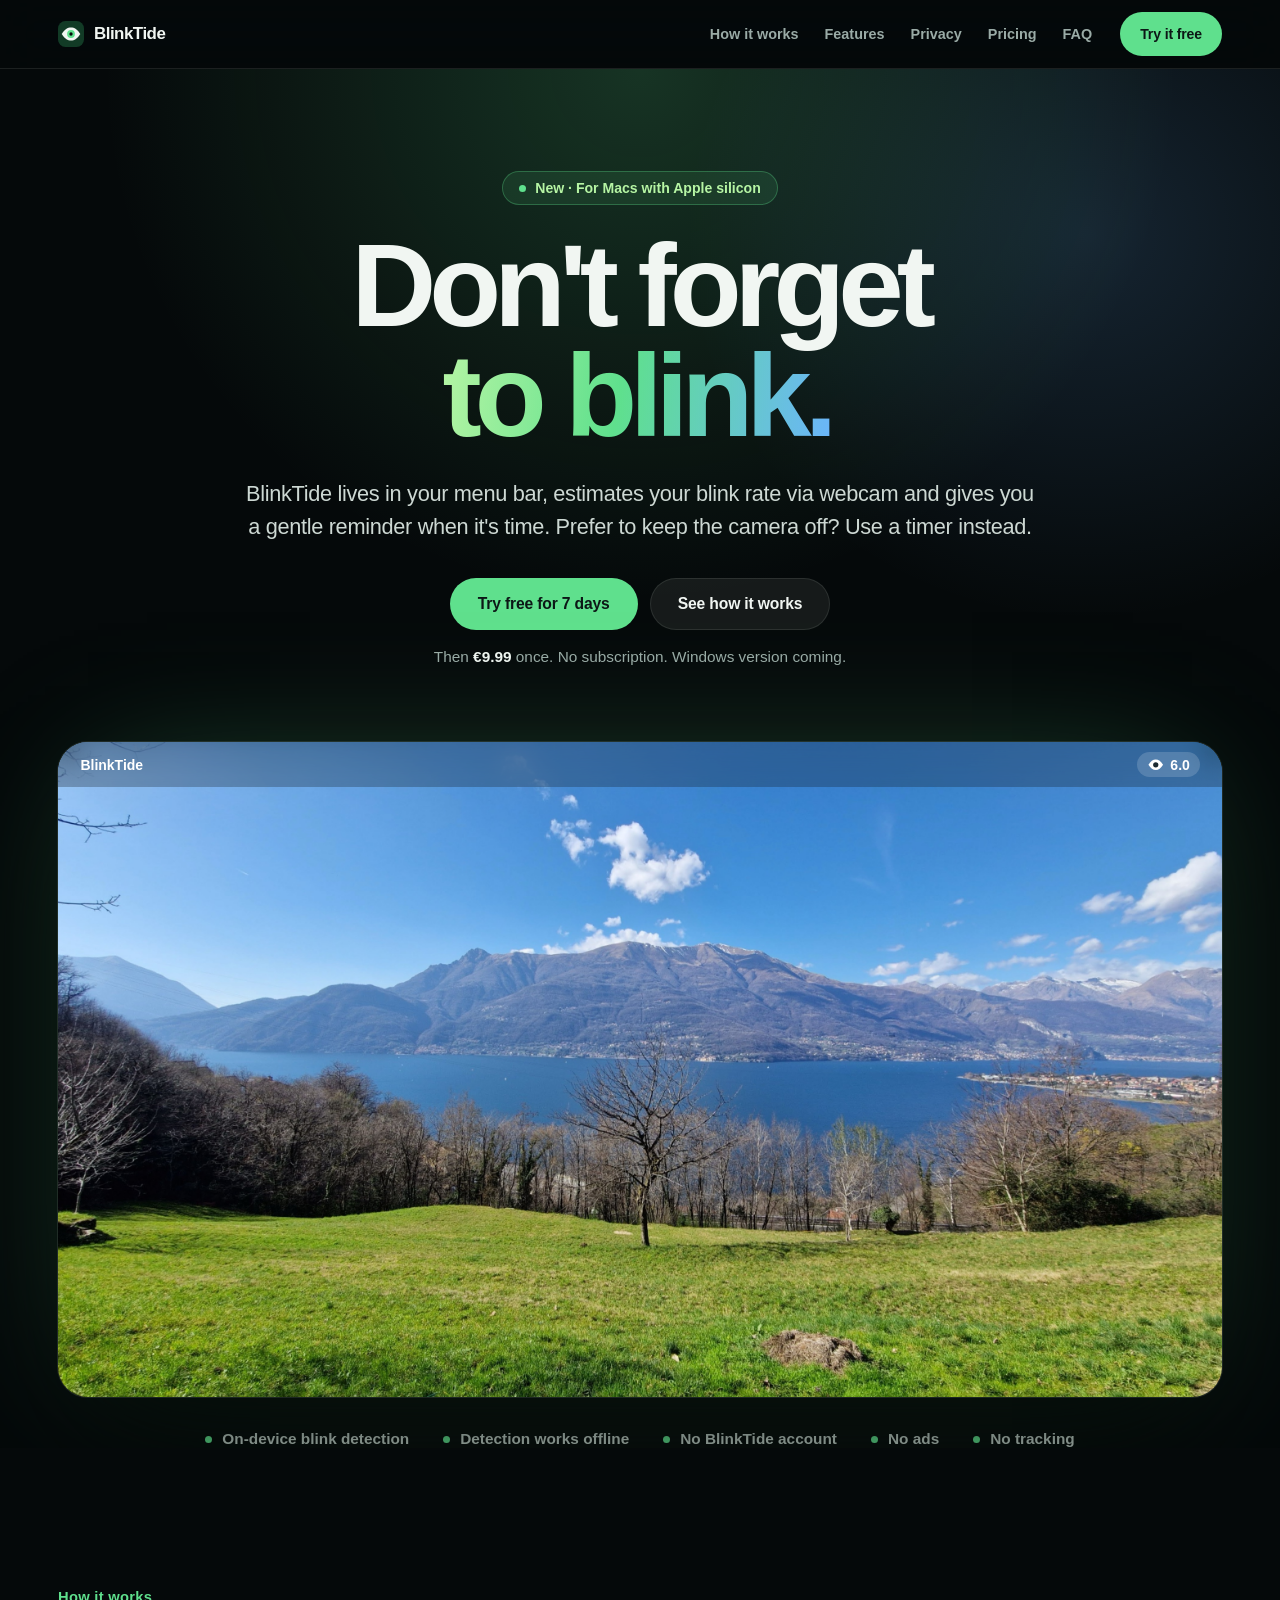
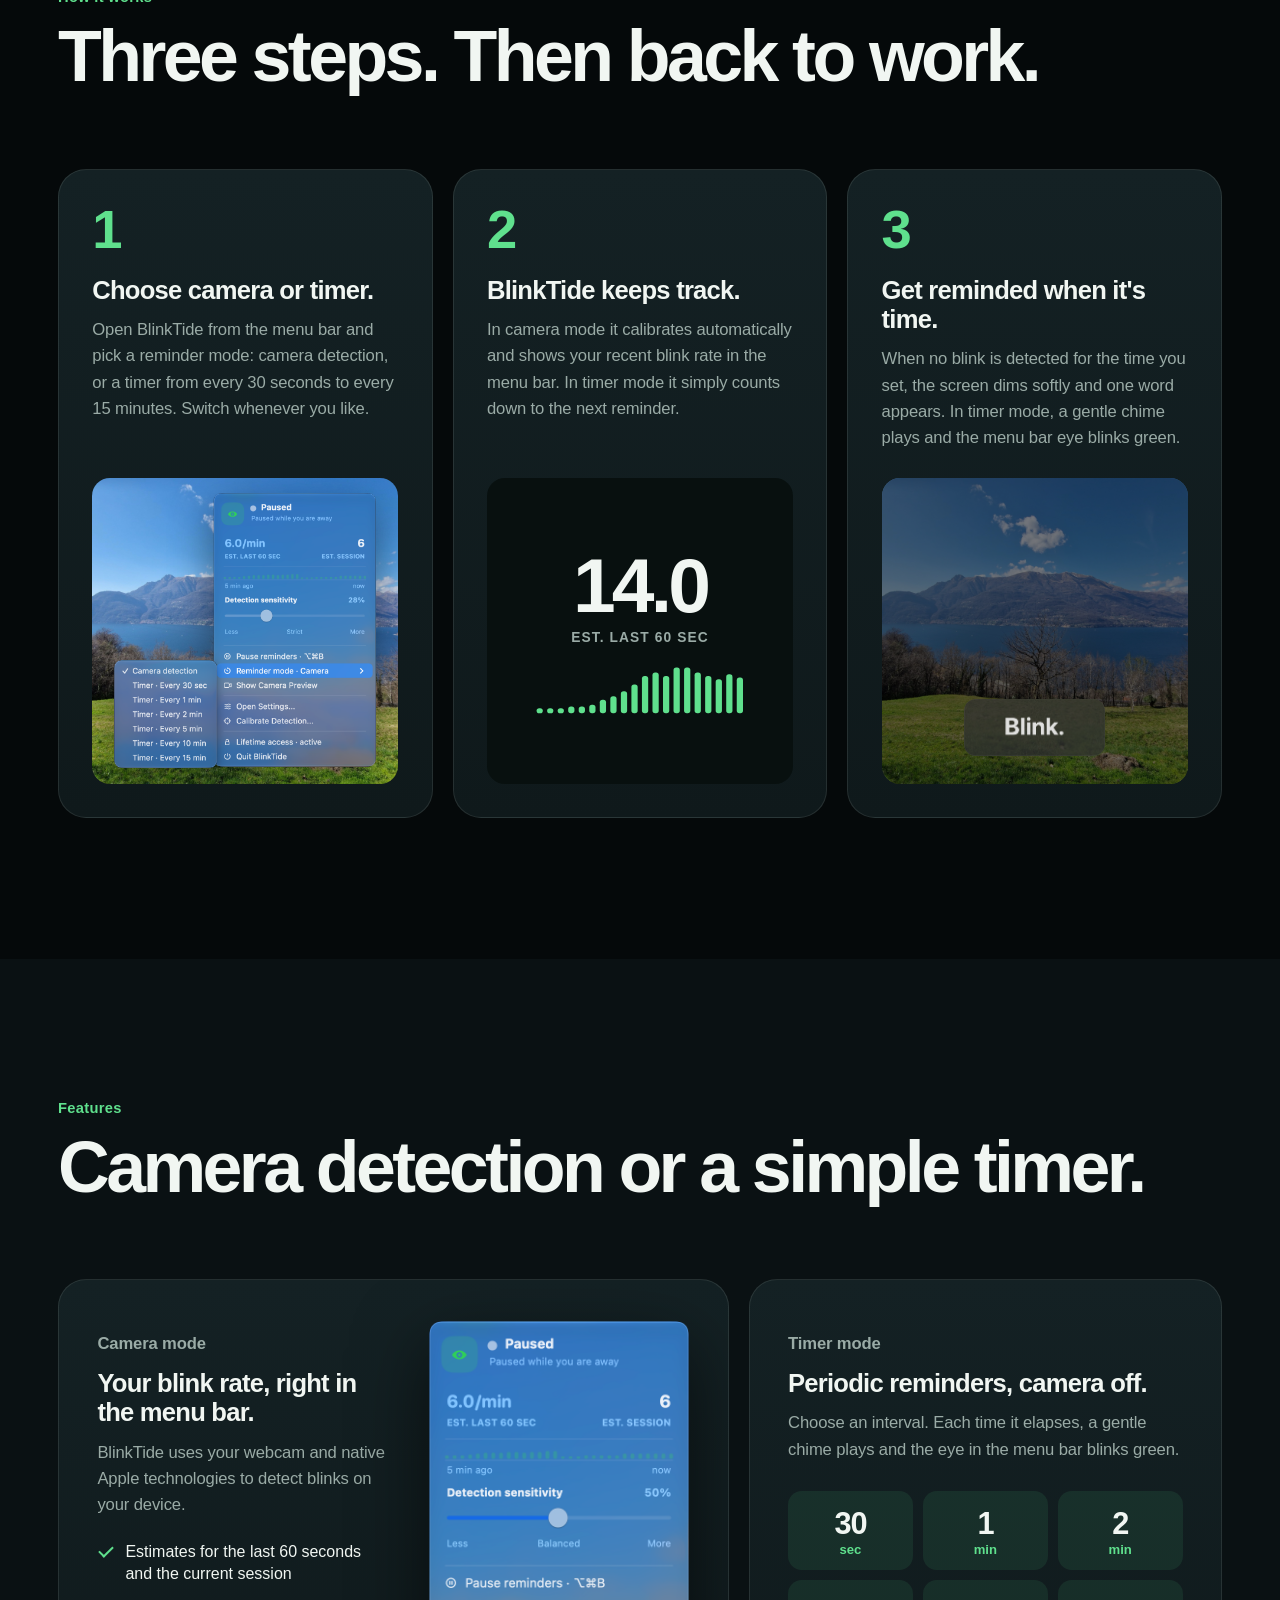
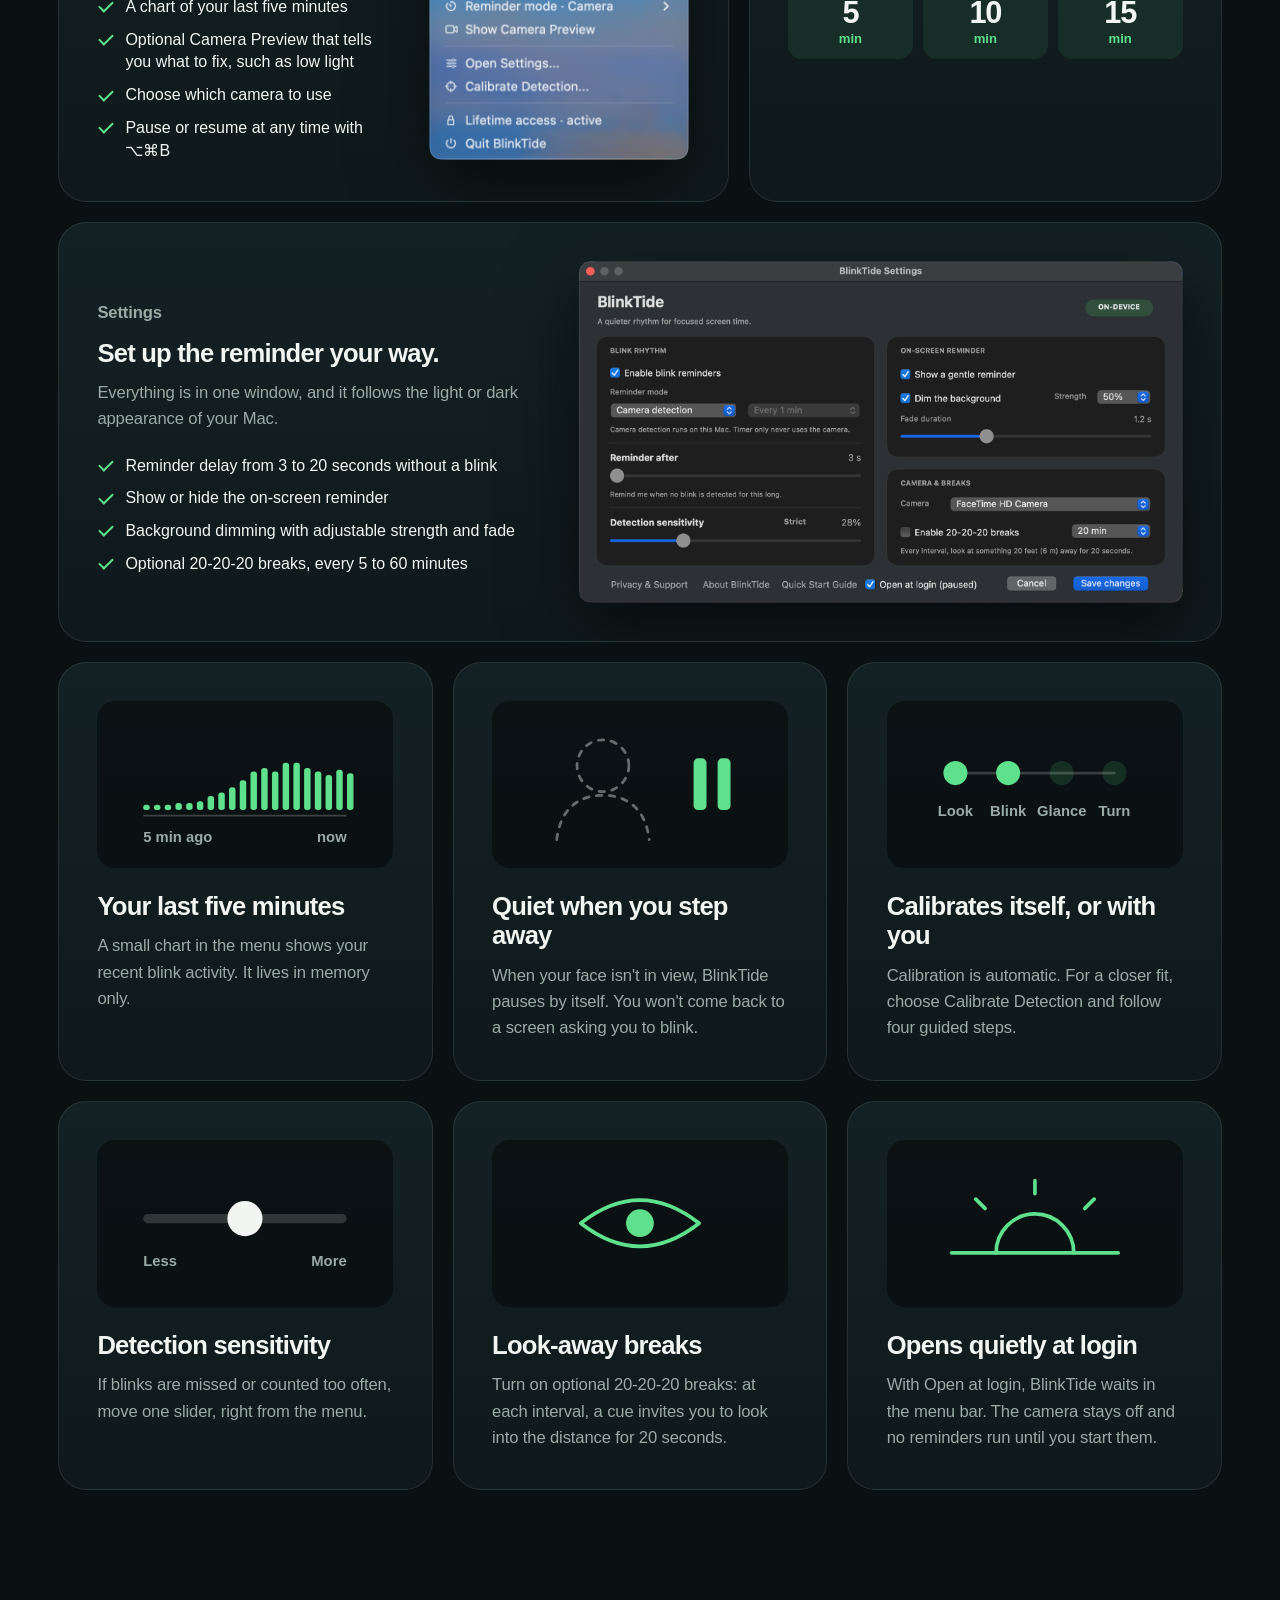
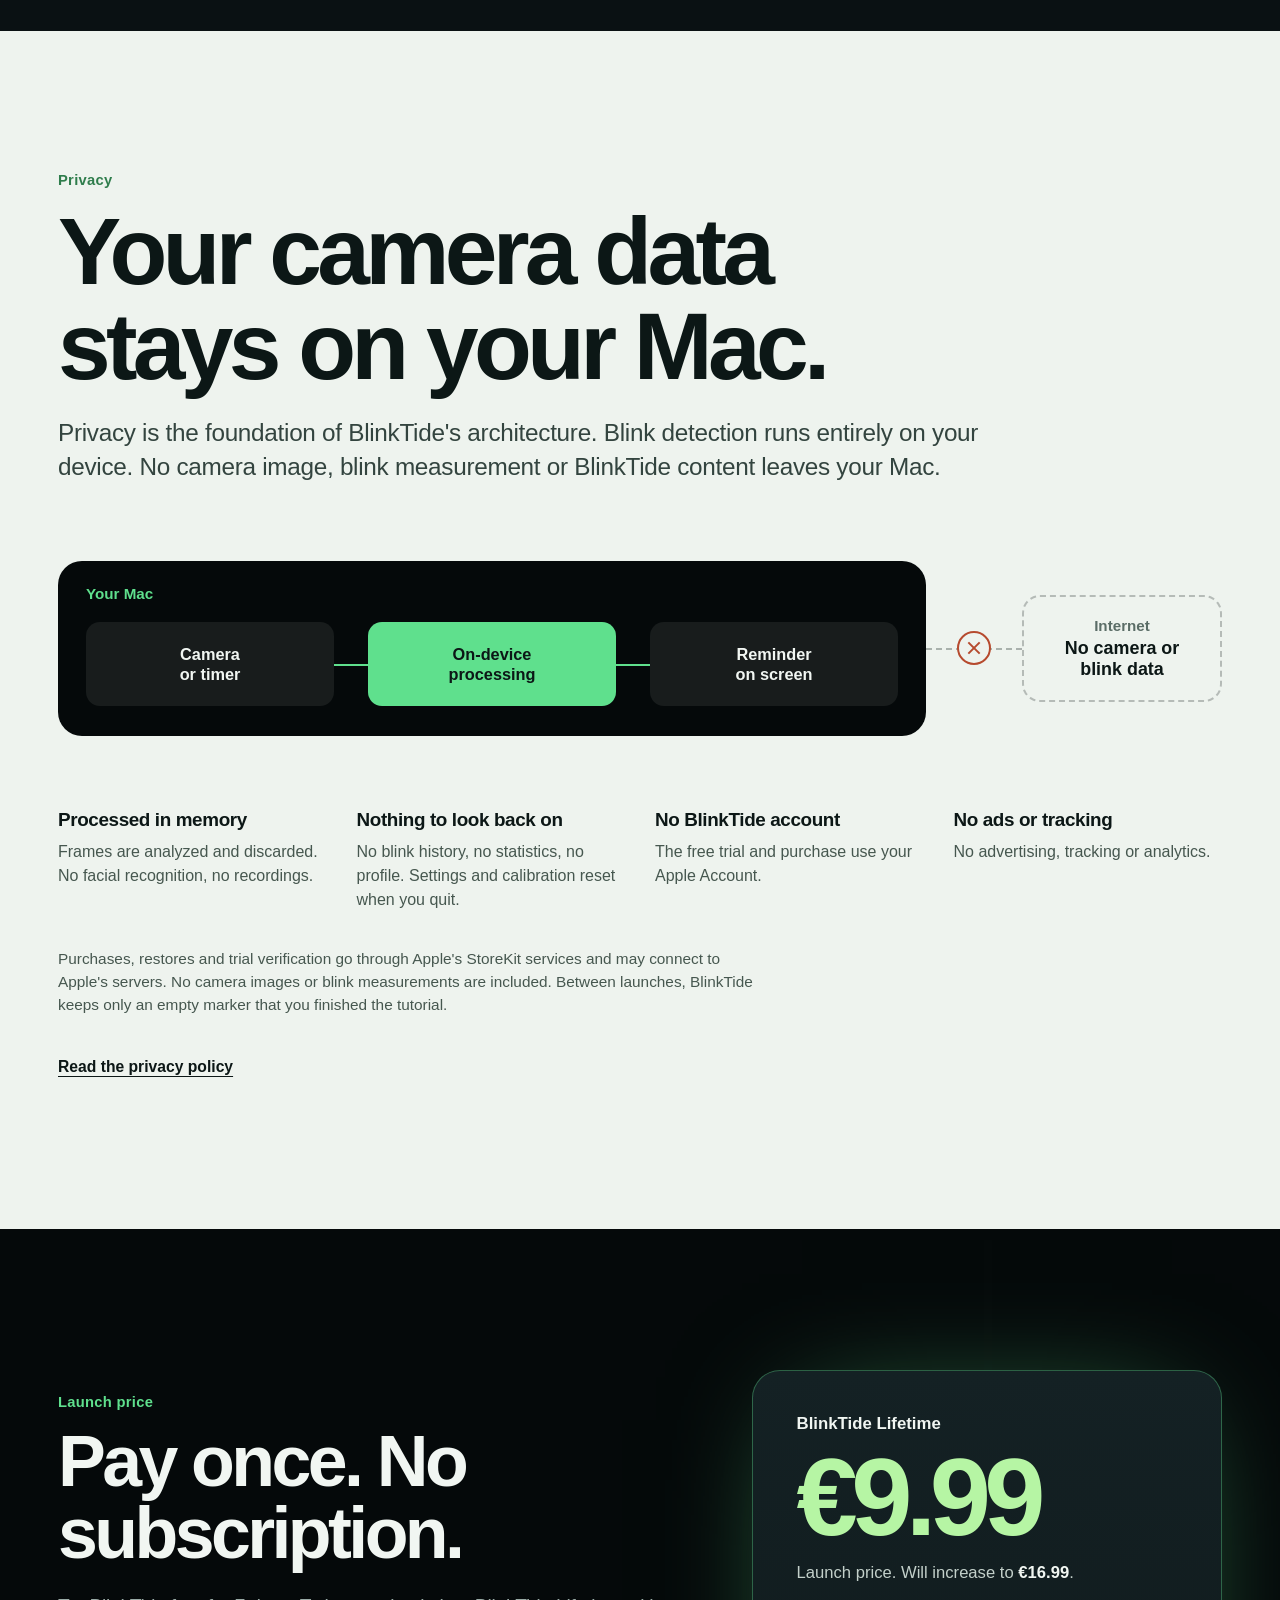
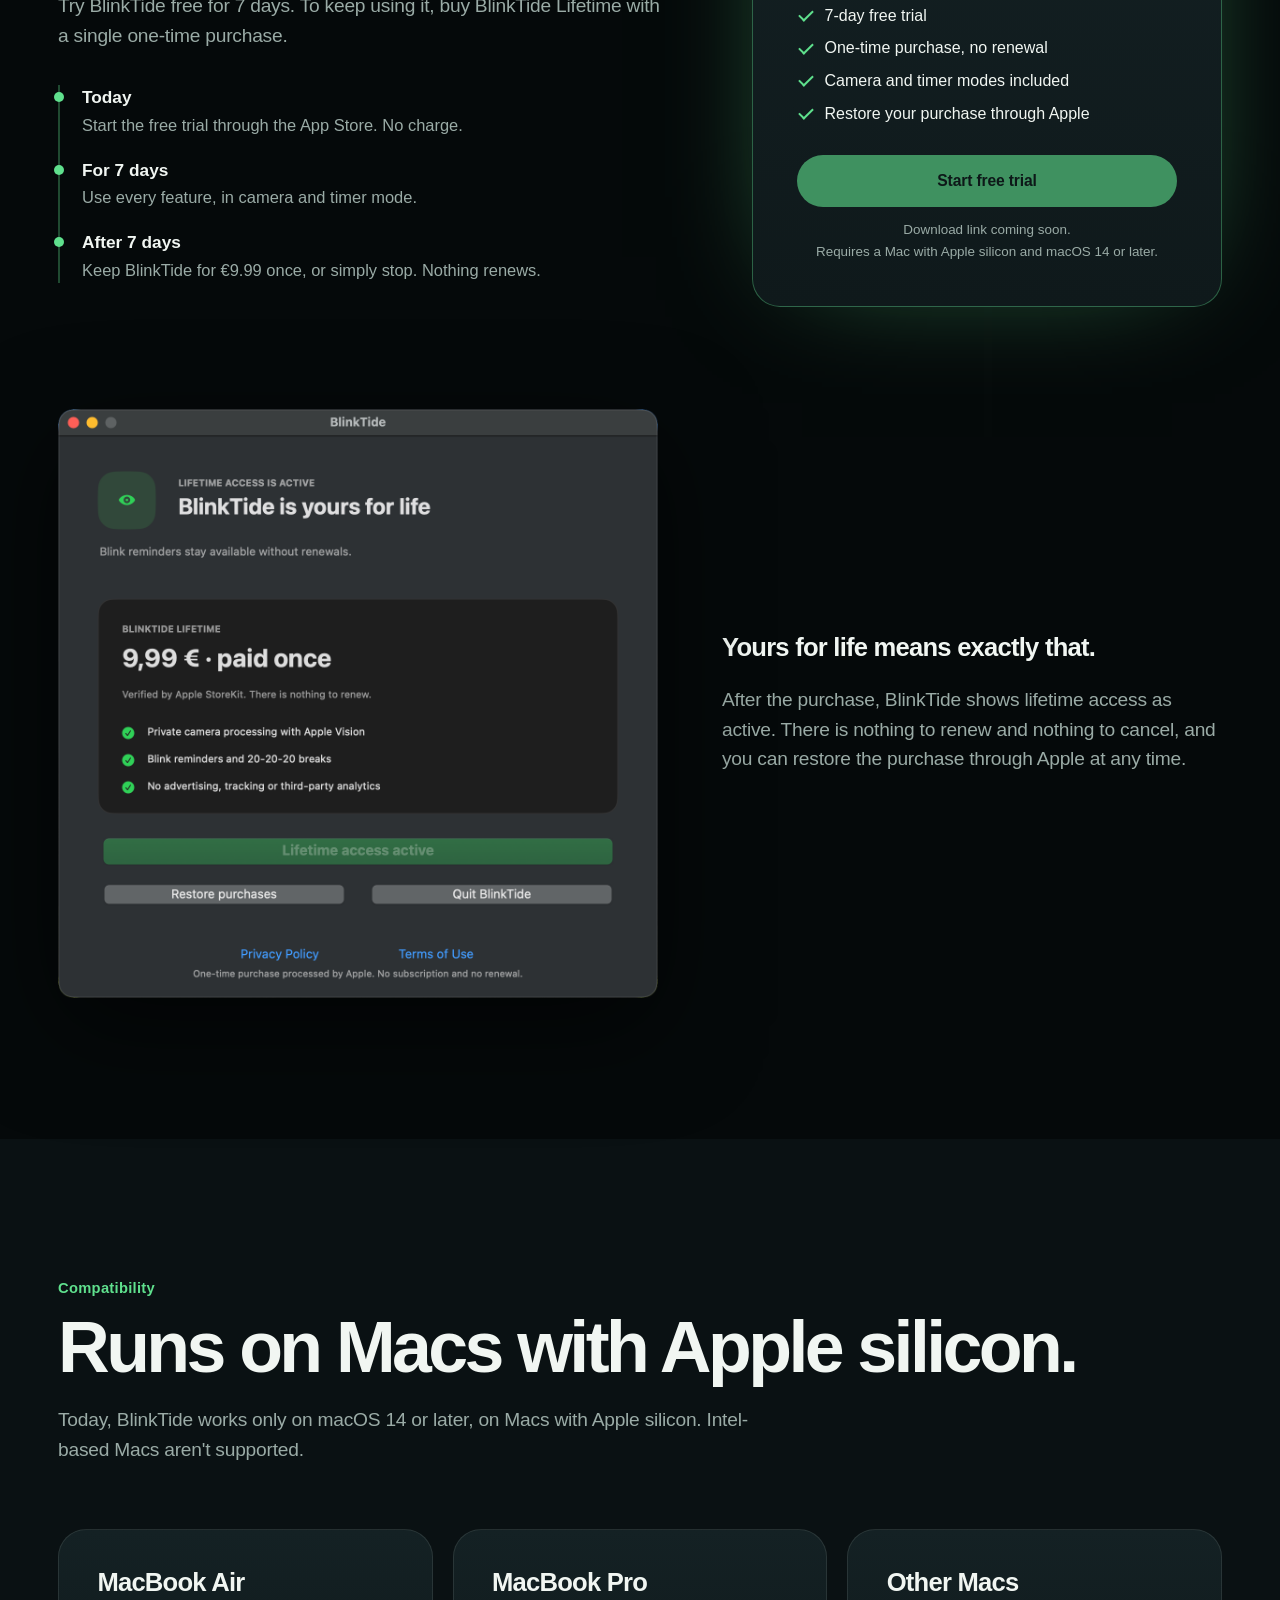
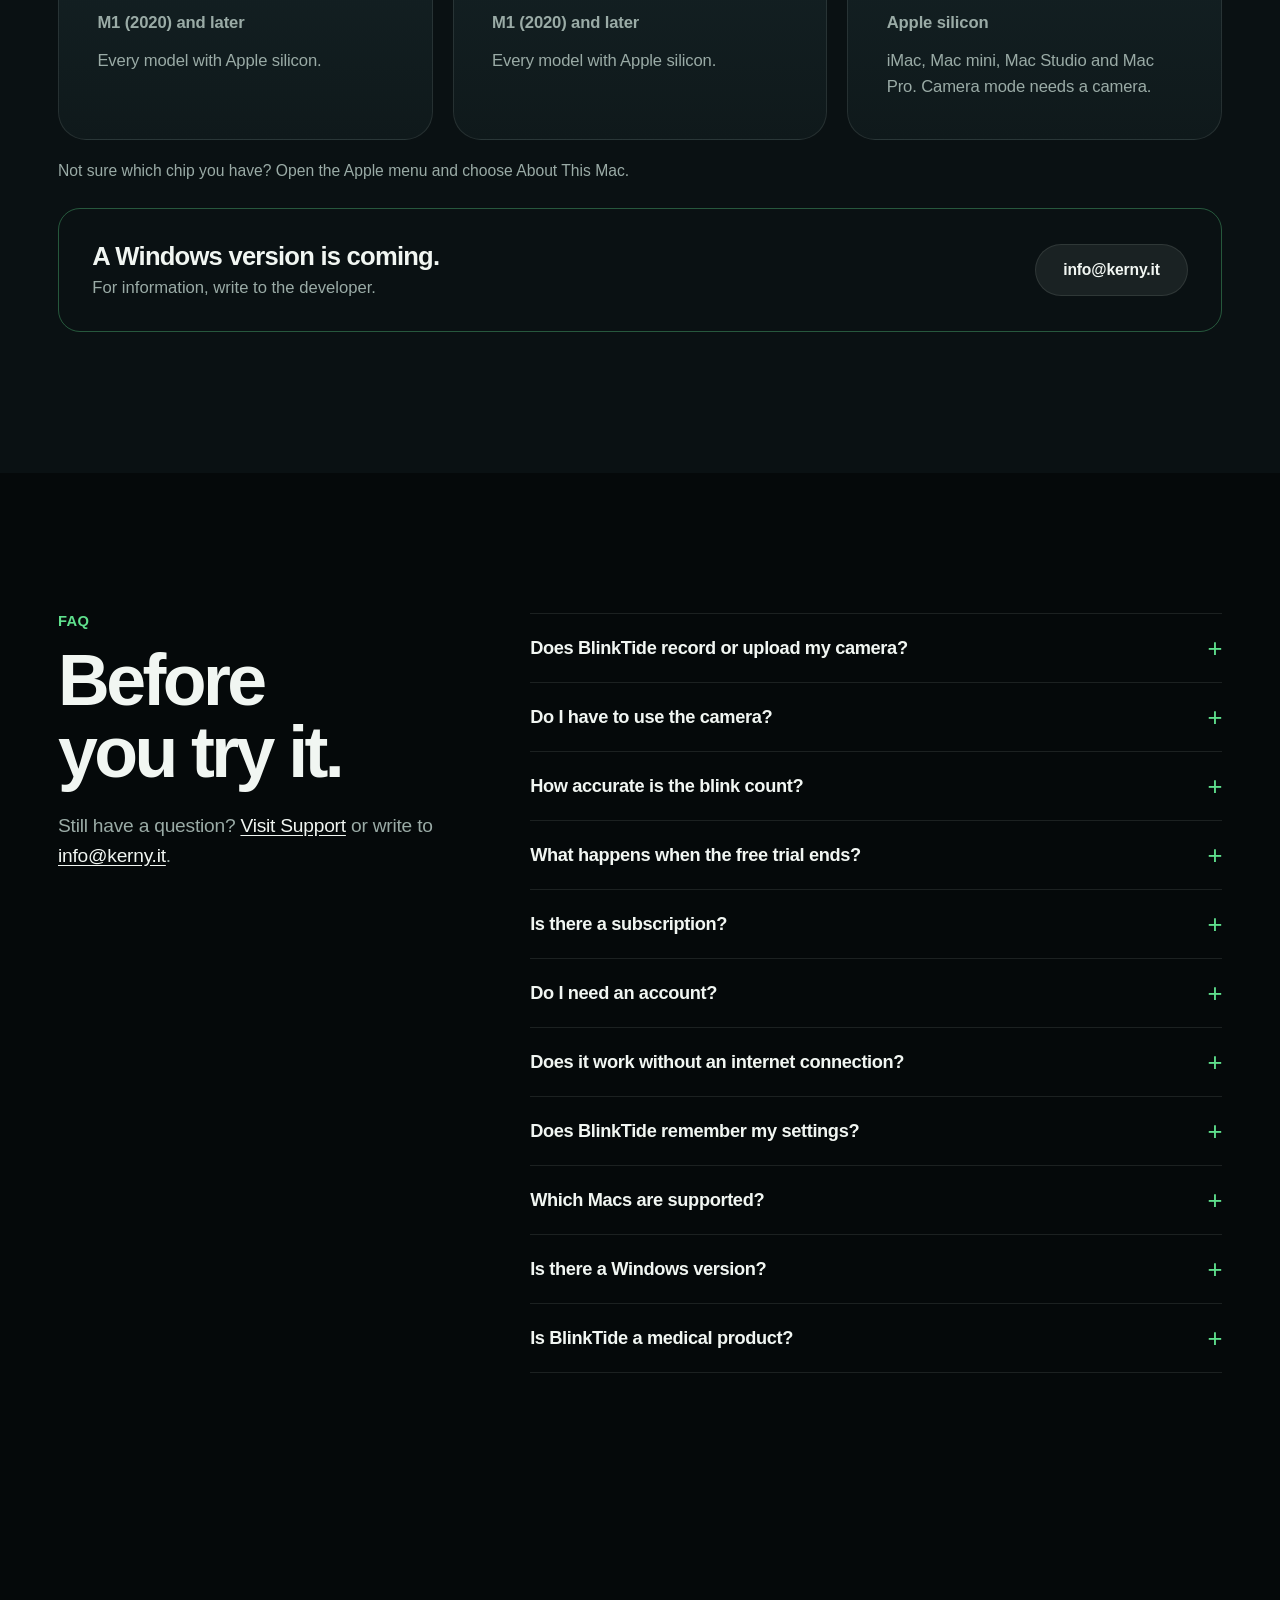
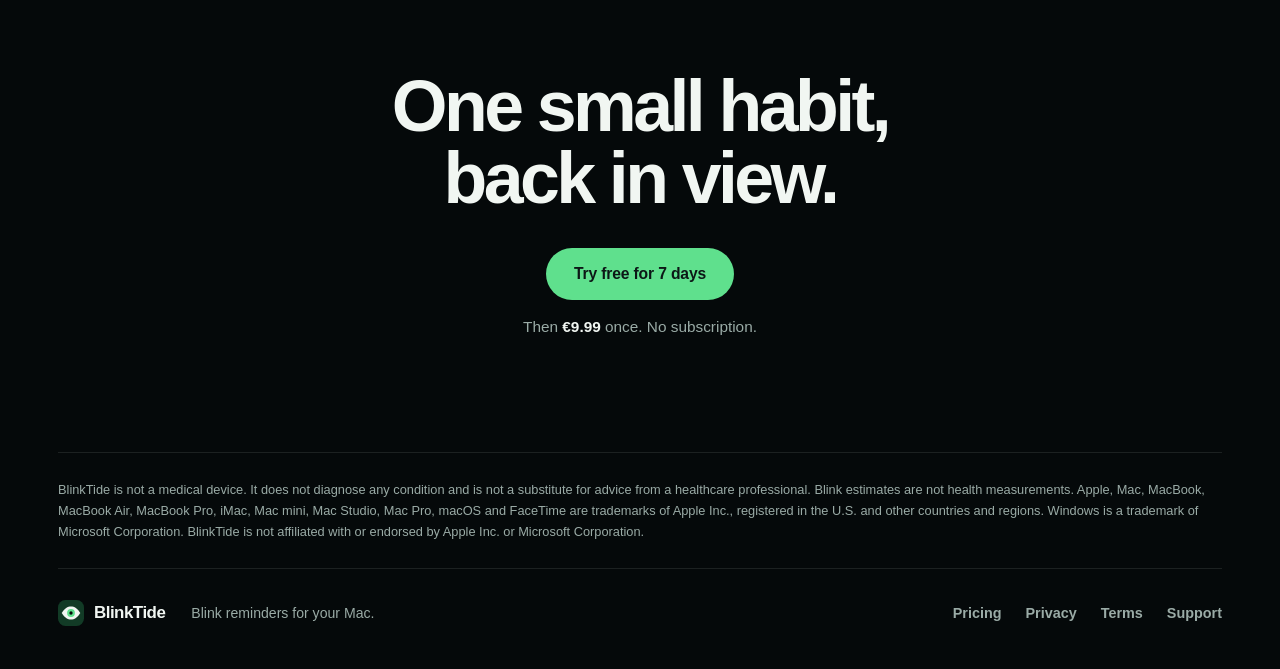
<file: index.html>
<!doctype html>
<html lang="en">
<head>
  <meta charset="utf-8">
  <meta name="viewport" content="width=device-width, initial-scale=1">
  <meta name="description" content="BlinkTide is a Mac menu bar app that reminds you to blink, via webcam or a simple timer. No camera image, blink measurement or BlinkTide content leaves your Mac. Free for 7 days, then €9.99 once.">
  <meta name="theme-color" content="#05090a">
  <meta property="og:type" content="website">
  <meta property="og:locale" content="en_US">
  <meta property="og:title" content="BlinkTide · Don't forget to blink">
  <meta property="og:description" content="A Mac menu bar app that reminds you to blink, via webcam or a simple timer. Blink detection runs on your Mac. Free for 7 days, then €9.99 once.">
  <meta property="og:image" content="https://blinktide.kerny.it/assets/og-blinktide.jpg">
  <meta name="twitter:card" content="summary_large_image">
  <meta name="twitter:title" content="BlinkTide · Don't forget to blink">
  <meta name="twitter:description" content="A Mac menu bar app that reminds you to blink, via webcam or a simple timer. Blink detection runs on your Mac. Free for 7 days, then €9.99 once.">
  <meta name="twitter:image" content="https://blinktide.kerny.it/assets/og-blinktide.jpg">
  <title>BlinkTide · Don't forget to blink</title>
  <link rel="canonical" href="https://blinktide.kerny.it/">
  <link rel="icon" type="image/png" href="assets/favicon.png">
  <link rel="apple-touch-icon" href="assets/apple-touch-icon.png">
  <script type="application/ld+json">{"@context": "https://schema.org", "@type": "SoftwareApplication", "name": "BlinkTide", "operatingSystem": "macOS 14 or later (Apple silicon)", "applicationCategory": "UtilitiesApplication", "description": "A Mac menu bar app that reminds you to blink, using on-device camera detection or a simple timer.", "url": "https://blinktide.kerny.it/", "image": "https://blinktide.kerny.it/assets/app-icon.png", "offers": {"@type": "Offer", "price": "9.99", "priceCurrency": "EUR"}}</script>
  <link rel="stylesheet" href="assets/launch.css">
</head>
<body>
  <a class="skip" href="#main">Skip to content</a>
  <header class="nav">
    <div class="wrap nav-in">
      <a class="brand" href="./" aria-label="BlinkTide home"><svg viewBox="0 0 28 28" aria-hidden="true"><rect width="28" height="28" rx="8" fill="#123b26"/><g class="lid"><path d="M4 14c3-5 6.3-7 10-7s7 2 10 7c-3 5-6.3 7-10 7s-7-2-10-7Z" fill="#f1f6f2"/><circle cx="14" cy="14" r="4.2" fill="#5fe08d"/><circle cx="14" cy="14" r="1.8" fill="#05090a"/></g></svg><span>BlinkTide</span></a>
      <nav class="nav-links" aria-label="Main navigation"><a href="#how">How it works</a><a href="#features">Features</a><a href="#privacy">Privacy</a><a href="#pricing">Pricing</a><a href="#faq">FAQ</a></nav>
      <a class="btn small" href="#pricing">Try it free</a>
    </div>
  </header>

  <main id="main">
    <section class="hero" aria-labelledby="hero-title">
      <div class="wrap">
        <p class="pill"><i></i>New · For Macs with Apple silicon</p>
        <h1 id="hero-title">Don't forget<br><em>to blink.</em></h1>
        <p class="lead">BlinkTide lives in your menu bar, estimates your blink rate via webcam and gives you a gentle reminder when it's time. Prefer to keep the camera off? Use a timer instead.</p>
        <div class="cta"><a class="btn" href="#pricing">Try free for 7 days</a><a class="btn ghost" href="#how">See how it works</a></div>
        <p class="sub">Then <strong>€9.99</strong> once. No subscription. Windows version coming.</p>

        <div class="stage" role="img" aria-label="A Mac desktop with the BlinkTide menu open: blink rate over the last 60 seconds, session total, a five-minute chart and detection sensitivity. The screen then dims and shows the reminder: Blink.">
          <img class="stage-photo" src="assets/launch/wallpaper.jpg" width="2880" height="1600" fetchpriority="high" alt="">
          <div class="stage-bar" aria-hidden="true"><b>BlinkTide</b><span class="bar-right"><span class="chip"><svg viewBox="0 0 24 24" aria-hidden="true"><path d="M2 12c3-5 6.2-7.2 10-7.2S19 7 22 12c-3 5-6.2 7.2-10 7.2S5 17 2 12Z" fill="#fff"/><circle cx="12" cy="12" r="3.6" fill="#1c2a30"/></svg>6.0</span></span></div>
          <img class="stage-menu" src="assets/launch/menu.png" width="538" height="908" alt="">
          <span class="stage-dim" aria-hidden="true"></span>
          <img class="stage-card" src="assets/launch/card.png" width="570" height="231" alt="">
          <span class="lid-top" aria-hidden="true"></span><span class="lid-bottom" aria-hidden="true"></span>
        </div>

        <ul class="facts" aria-label="At a glance">
          <li>On-device blink detection</li><li>Detection works offline</li><li>No BlinkTide account</li><li>No ads</li><li>No tracking</li>
        </ul>
      </div>
    </section>

    <section class="section" id="how" aria-labelledby="how-title">
      <div class="wrap">
        <p class="kicker">How it works</p>
        <h2 id="how-title">Three steps. Then back to work.</h2>
        <ol class="steps">
          <li class="step rise">
            <h3>Choose camera or timer.</h3>
            <p>Open BlinkTide from the menu bar and pick a reminder mode: camera detection, or a timer from every 30 seconds to every 15 minutes. Switch whenever you like.</p>
            <div class="step-art art-photo art-modes"><img src="assets/launch/modes.png" width="868" height="912" loading="lazy" alt="The BlinkTide menu with the Reminder mode submenu open: Camera detection, or a timer every 30 seconds, 1, 2, 5, 10 or 15 minutes."></div>
          </li>
          <li class="step rise">
            <h3>BlinkTide keeps track.</h3>
            <p>In camera mode it calibrates automatically and shows your recent blink rate in the menu bar. In timer mode it simply counts down to the next reminder.</p>
            <div class="step-art art-rate" role="img" aria-label="Example: 14 estimated blinks in the last 60 seconds, with a small activity chart."><strong>14.0</strong><span>EST. LAST 60 SEC</span><svg viewBox="0 0 240 56" aria-hidden="true"><rect class="bar" x="4.0" y="48.3" width="7" height="5.7" rx="3"/><rect class="bar" x="15.8" y="48.3" width="7" height="5.7" rx="3"/><rect class="bar" x="27.6" y="48.3" width="7" height="5.7" rx="3"/><rect class="bar" x="39.4" y="46.4" width="7" height="7.6" rx="3"/><rect class="bar" x="51.2" y="46.4" width="7" height="7.6" rx="3"/><rect class="bar" x="63.0" y="44.5" width="7" height="9.5" rx="3"/><rect class="bar" x="74.8" y="38.8" width="7" height="15.2" rx="3"/><rect class="bar" x="86.6" y="35.0" width="7" height="19.0" rx="3"/><rect class="bar" x="98.4" y="29.3" width="7" height="24.7" rx="3"/><rect class="bar" x="110.2" y="21.7" width="7" height="32.3" rx="3"/><rect class="bar" x="122.0" y="12.2" width="7" height="41.8" rx="3"/><rect class="bar" x="133.8" y="8.4" width="7" height="45.6" rx="3"/><rect class="bar" x="145.6" y="12.2" width="7" height="41.8" rx="3"/><rect class="bar" x="157.4" y="2.7" width="7" height="51.3" rx="3"/><rect class="bar" x="169.2" y="2.7" width="7" height="51.3" rx="3"/><rect class="bar" x="181.0" y="8.4" width="7" height="45.6" rx="3"/><rect class="bar" x="192.8" y="12.2" width="7" height="41.8" rx="3"/><rect class="bar" x="204.6" y="16.0" width="7" height="38.0" rx="3"/><rect class="bar" x="216.4" y="10.3" width="7" height="43.7" rx="3"/><rect class="bar" x="228.2" y="14.1" width="7" height="39.9" rx="3"/></svg></div>
          </li>
          <li class="step rise">
            <h3>Get reminded when it's time.</h3>
            <p>When no blink is detected for the time you set, the screen dims softly and one word appears. In timer mode, a gentle chime plays and the menu bar eye blinks green.</p>
            <div class="step-art art-photo art-dim"><img src="assets/launch/card.png" width="570" height="231" loading="lazy" alt="The on-screen reminder: Blink."></div>
          </li>
        </ol>
      </div>
    </section>

    <section class="section alt" id="features" aria-labelledby="features-title">
      <div class="wrap">
        <p class="kicker">Features</p>
        <h2 id="features-title">Camera detection or a simple timer.</h2>
        <div class="grid">
          <article class="card c7 card-split rise">
            <div>
              <p class="tag">Camera mode</p>
              <h3>Your blink rate, right in the menu bar.</h3>
              <p>BlinkTide uses your webcam and native Apple technologies to detect blinks on your device.</p>
              <ul class="ticks">
                <li>Estimates for the last 60 seconds and the current session</li>
                <li>A chart of your last five minutes</li>
                <li>Optional Camera Preview that tells you what to fix, such as low light</li>
                <li>Choose which camera to use</li>
                <li>Pause or resume at any time with ⌥⌘B</li>
              </ul>
            </div>
            <img src="assets/launch/menu.png" width="538" height="908" loading="lazy" alt="The BlinkTide menu: status, estimated blinks per minute, session total, five-minute chart, detection sensitivity and commands.">
          </article>

          <article class="card c5 rise">
            <p class="tag">Timer mode</p>
            <h3>Periodic reminders, camera off.</h3>
            <p>Choose an interval. Each time it elapses, a gentle chime plays and the eye in the menu bar blinks green.</p>
            <ul class="chips" aria-label="Timer intervals"><li>30<small>sec</small></li><li>1<small>min</small></li><li>2<small>min</small></li><li>5<small>min</small></li><li>10<small>min</small></li><li>15<small>min</small></li></ul>
          </article>

          <article class="card c12 card-wide rise">
            <div>
              <p class="tag">Settings</p>
              <h3>Set up the reminder your way.</h3>
              <p>Everything is in one window, and it follows the light or dark appearance of your Mac.</p>
              <ul class="ticks">
                <li>Reminder delay from 3 to 20 seconds without a blink</li>
                <li>Show or hide the on-screen reminder</li>
                <li>Background dimming with adjustable strength and fade</li>
                <li>Optional 20-20-20 breaks, every 5 to 60 minutes</li>
              </ul>
            </div>
            <img src="assets/launch/settings.png" width="1713" height="970" loading="lazy" alt="The BlinkTide Settings window: reminder mode, reminder delay, detection sensitivity, on-screen reminder, background dimming, camera and 20-20-20 breaks.">
          </article>

          <article class="card c4 rise">
            <svg class="mini" viewBox="0 0 320 180" aria-hidden="true"><line x1="50" y1="124" x2="270" y2="124" stroke="rgba(241,246,242,.22)" stroke-width="2"/><rect class="bar" x="50.0" y="112.3" width="7" height="5.7" rx="3"/><rect class="bar" x="61.6" y="112.3" width="7" height="5.7" rx="3"/><rect class="bar" x="73.2" y="112.3" width="7" height="5.7" rx="3"/><rect class="bar" x="84.8" y="110.4" width="7" height="7.6" rx="3"/><rect class="bar" x="96.4" y="110.4" width="7" height="7.6" rx="3"/><rect class="bar" x="108.0" y="108.5" width="7" height="9.5" rx="3"/><rect class="bar" x="119.6" y="102.8" width="7" height="15.2" rx="3"/><rect class="bar" x="131.2" y="99.0" width="7" height="19.0" rx="3"/><rect class="bar" x="142.8" y="93.3" width="7" height="24.7" rx="3"/><rect class="bar" x="154.4" y="85.7" width="7" height="32.3" rx="3"/><rect class="bar" x="166.0" y="76.2" width="7" height="41.8" rx="3"/><rect class="bar" x="177.6" y="72.4" width="7" height="45.6" rx="3"/><rect class="bar" x="189.2" y="76.2" width="7" height="41.8" rx="3"/><rect class="bar" x="200.8" y="66.7" width="7" height="51.3" rx="3"/><rect class="bar" x="212.4" y="66.7" width="7" height="51.3" rx="3"/><rect class="bar" x="224.0" y="72.4" width="7" height="45.6" rx="3"/><rect class="bar" x="235.6" y="76.2" width="7" height="41.8" rx="3"/><rect class="bar" x="247.2" y="80.0" width="7" height="38.0" rx="3"/><rect class="bar" x="258.8" y="74.3" width="7" height="43.7" rx="3"/><rect class="bar" x="270.4" y="78.1" width="7" height="39.9" rx="3"/><text x="50" y="152">5 min ago</text><text x="270" y="152" text-anchor="end">now</text></svg>
            <h3>Your last five minutes</h3>
            <p>A small chart in the menu shows your recent blink activity. It lives in memory only.</p>
          </article>
          <article class="card c4 rise">
            <svg class="mini" viewBox="0 0 320 180" aria-hidden="true"><circle class="s-dim" cx="120" cy="70" r="28"/><path class="s-dim" d="M70 150c4-34 24-48 50-48s46 14 50 48"/><rect class="f" x="218" y="62" width="14" height="56" rx="5"/><rect class="f" x="244" y="62" width="14" height="56" rx="5"/></svg>
            <h3>Quiet when you step away</h3>
            <p>When your face isn't in view, BlinkTide pauses by itself. You won't come back to a screen asking you to blink.</p>
          </article>
          <article class="card c4 rise">
            <svg class="mini" viewBox="0 0 320 180" aria-hidden="true"><path class="s-dim" d="M74 78H246" style="stroke-dasharray:none;stroke:rgba(241,246,242,.2)"/><circle class="f" cx="74" cy="78" r="13"/><circle class="f" cx="131" cy="78" r="13"/><circle class="f-soft" cx="189" cy="78" r="13"/><circle class="f-soft" cx="246" cy="78" r="13"/><text x="74" y="124" text-anchor="middle">Look</text><text x="131" y="124" text-anchor="middle">Blink</text><text x="189" y="124" text-anchor="middle">Glance</text><text x="246" y="124" text-anchor="middle">Turn</text></svg>
            <h3>Calibrates itself, or with you</h3>
            <p>Calibration is automatic. For a closer fit, choose Calibrate Detection and follow four guided steps.</p>
          </article>
          <article class="card c4 rise">
            <svg class="mini" viewBox="0 0 320 180" aria-hidden="true"><rect class="track" x="50" y="80" width="220" height="10" rx="5"/><circle class="knob" cx="160" cy="85" r="19"/><text x="50" y="136">Less</text><text x="270" y="136" text-anchor="end">More</text></svg>
            <h3>Detection sensitivity</h3>
            <p>If blinks are missed or counted too often, move one slider, right from the menu.</p>
          </article>
          <article class="card c4 rise">
            <svg class="mini" viewBox="0 0 320 180" aria-hidden="true"><g class="eye"><path class="s" d="M96 90q64-50 128 0q-64 50-128 0Z"/><circle class="f" cx="160" cy="90" r="15"/></g></svg>
            <h3>Look-away breaks</h3>
            <p>Turn on optional 20-20-20 breaks: at each interval, a cue invites you to look into the distance for 20 seconds.</p>
          </article>
          <article class="card c4 rise">
            <svg class="mini" viewBox="0 0 320 180" aria-hidden="true"><path class="s" d="M70 122H250"/><path class="s" d="M118 122a42 42 0 0 1 84 0"/><path class="s" d="M160 58v-14M106 74l-10-10M214 74l10-10"/></svg>
            <h3>Opens quietly at login</h3>
            <p>With Open at login, BlinkTide waits in the menu bar. The camera stays off and no reminders run until you start them.</p>
          </article>
        </div>
      </div>
    </section>

    <section class="section privacy" id="privacy" aria-labelledby="privacy-title">
      <div class="wrap">
        <p class="kicker">Privacy</p>
        <h2 id="privacy-title">Your camera data stays on your Mac.</h2>
        <p class="intro">Privacy is the foundation of BlinkTide's architecture. Blink detection runs entirely on your device. No camera image, blink measurement or BlinkTide content leaves your Mac.</p>
        <div class="flow" role="img" aria-label="Diagram: camera or timer, on-device processing and reminders all happen inside your Mac. No camera images or blink measurements are sent to the internet.">
          <div class="flow-mac"><span class="flow-label">Your Mac</span><div class="flow-nodes"><span>Camera<br>or timer</span><span class="core">On-device<br>processing</span><span>Reminder<br>on screen</span></div></div>
          <div class="flow-cut"><i></i></div>
          <div class="flow-out"><span class="flow-label">Internet</span><strong>No camera or blink data</strong></div>
        </div>
        <ul class="plist">
          <li><strong>Processed in memory</strong>Frames are analyzed and discarded. No facial recognition, no recordings.</li>
          <li><strong>Nothing to look back on</strong>No blink history, no statistics, no profile. Settings and calibration reset when you quit.</li>
          <li><strong>No BlinkTide account</strong>The free trial and purchase use your Apple Account.</li>
          <li><strong>No ads or tracking</strong>No advertising, tracking or analytics.</li>
        </ul>
        <p class="pnote">Purchases, restores and trial verification go through Apple's StoreKit services and may connect to Apple's servers. No camera images or blink measurements are included. Between launches, BlinkTide keeps only an empty marker that you finished the tutorial.</p>
        <a class="plink" href="privacy/">Read the privacy policy</a>
      </div>
    </section>

    <section class="section" id="pricing" aria-labelledby="price-title">
      <div class="wrap">
        <div class="price-grid">
          <div>
            <p class="kicker">Launch price</p>
            <h2 id="price-title">Pay once. No subscription.</h2>
            <p class="intro">Try BlinkTide free for 7 days. To keep using it, buy BlinkTide Lifetime with a single one-time purchase.</p>
            <ol class="timeline">
              <li><strong>Today</strong>Start the free trial through the App Store. No charge.</li>
              <li><strong>For 7 days</strong>Use every feature, in camera and timer mode.</li>
              <li><strong>After 7 days</strong>Keep BlinkTide for €9.99 once, or simply stop. Nothing renews.</li>
            </ol>
          </div>
          <div class="price-card">
            <p class="price-name">BlinkTide Lifetime</p>
            <p class="price-now">€9.99</p>
            <p class="price-next">Launch price. Will increase to <strong>€16.99</strong>.</p>
            <ul class="ticks"><li>7-day free trial</li><li>One-time purchase, no renewal</li><li>Camera and timer modes included</li><li>Restore your purchase through Apple</li></ul>
            <!-- Enable only after the official distribution URL is confirmed. -->
            <button class="btn" type="button" disabled aria-describedby="dl-status">Start free trial</button>
            <p class="fine" id="dl-status">Download link coming soon.<br>Requires a Mac with Apple silicon and macOS 14 or later.</p>
          </div>
        </div>
        <div class="owned rise">
          <img src="assets/launch/paywall.png" width="1282" height="1258" loading="lazy" alt="The BlinkTide window after purchase: Lifetime access is active, 9,99 € paid once, verified by Apple StoreKit, nothing to renew.">
          <div>
            <h3>Yours for life means exactly that.</h3>
            <p class="intro">After the purchase, BlinkTide shows lifetime access as active. There is nothing to renew and nothing to cancel, and you can restore the purchase through Apple at any time.</p>
          </div>
        </div>
      </div>
    </section>

    <section class="section alt" id="compatibility" aria-labelledby="compat-title">
      <div class="wrap">
        <p class="kicker">Compatibility</p>
        <h2 id="compat-title">Runs on Macs with Apple silicon.</h2>
        <p class="intro">Today, BlinkTide works only on macOS 14 or later, on Macs with Apple silicon. Intel-based Macs aren't supported.</p>
        <div class="compat">
          <article class="card"><h3>MacBook Air</h3><p class="model">M1 (2020) and later</p><p>Every model with Apple silicon.</p></article>
          <article class="card"><h3>MacBook Pro</h3><p class="model">M1 (2020) and later</p><p>Every model with Apple silicon.</p></article>
          <article class="card"><h3>Other Macs</h3><p class="model">Apple silicon</p><p>iMac, Mac mini, Mac Studio and Mac Pro. Camera mode needs a camera.</p></article>
        </div>
        <p class="note">Not sure which chip you have? Open the Apple menu and choose About This Mac.</p>
        <div class="win"><div><h3>A Windows version is coming.</h3><p>For information, write to the developer.</p></div><a class="btn ghost" href="mailto:info@kerny.it?subject=BlinkTide%20for%20Windows">info@kerny.it</a></div>
      </div>
    </section>

    <section class="section" id="faq" aria-labelledby="faq-title">
      <div class="wrap faq">
        <div>
          <p class="kicker">FAQ</p>
          <h2 id="faq-title">Before you try it.</h2>
          <p class="intro">Still have a question? <a href="support/">Visit Support</a> or write to <a href="mailto:info@kerny.it">info@kerny.it</a>.</p>
        </div>
        <div>
          <details><summary>Does BlinkTide record or upload my camera?</summary><p>No. Camera frames are processed in memory on your Mac and BlinkTide doesn't use facial recognition. No camera image, blink measurement or BlinkTide content leaves your Mac.</p></details>
          <details><summary>Do I have to use the camera?</summary><p>No. Timer mode keeps the camera off and reminds you with a gentle chime and a green eye cue in the menu bar, from every 30 seconds to every 15 minutes.</p></details>
          <details><summary>How accurate is the blink count?</summary><p>It's an estimate, not an exact count. Lighting, eyewear and camera position can affect it. Camera Preview shows how well your eyes are detected, and you can adjust the sensitivity at any time.</p></details>
          <details><summary>What happens when the free trial ends?</summary><p>You start the trial through the App Store with no charge, and nothing renews automatically. After 7 days, continuing to use BlinkTide requires a one-time €9.99 purchase. The trial is available once per Apple Account.</p></details>
          <details><summary>Is there a subscription?</summary><p>No. You pay €9.99 once, and access doesn't expire or renew. Apple handles the payment and restoring your purchase.</p></details>
          <details><summary>Do I need an account?</summary><p>You don't need a BlinkTide account. The free trial and the purchase use your Apple Account.</p></details>
          <details><summary>Does it work without an internet connection?</summary><p>Blink detection doesn't need an internet connection. Starting the trial, buying and restoring your purchase go through Apple.</p></details>
          <details><summary>Does BlinkTide remember my settings?</summary><p>Settings and calibration last for the current session and reset when you quit. BlinkTide keeps no history of your blinks. Between launches it keeps only an empty marker that you finished the tutorial, and macOS itself remembers whether BlinkTide opens at login.</p></details>
          <details><summary>Which Macs are supported?</summary><p>BlinkTide requires macOS 14 or later and a Mac with Apple silicon, including every MacBook Air and MacBook Pro from the M1 models of 2020 onward. Intel-based Macs aren't supported. Camera mode needs a camera; you can choose which one to use in Settings.</p></details>
          <details><summary>Is there a Windows version?</summary><p>Not yet. A Windows version is coming. For information, write to the developer at <a href="mailto:info@kerny.it?subject=BlinkTide%20for%20Windows">info@kerny.it</a>.</p></details>
          <details><summary>Is BlinkTide a medical product?</summary><p>No. BlinkTide is a productivity reminder. It isn't a medical device, doesn't diagnose any condition and isn't a substitute for advice from a healthcare professional.</p></details>
        </div>
      </div>
    </section>

    <section class="section closing" aria-labelledby="closing-title">
      <div class="wrap">
        <h2 id="closing-title">One small habit, back in view.</h2>
        <div class="cta"><a class="btn" href="#pricing">Try free for 7 days</a></div>
        <p class="sub">Then <strong>€9.99</strong> once. No subscription.</p>
      </div>
    </section>
  </main>

  <footer class="wrap">
    <p class="legal">BlinkTide is not a medical device. It does not diagnose any condition and is not a substitute for advice from a healthcare professional. Blink estimates are not health measurements. Apple, Mac, MacBook, MacBook Air, MacBook Pro, iMac, Mac mini, Mac Studio, Mac Pro, macOS and FaceTime are trademarks of Apple Inc., registered in the U.S. and other countries and regions. Windows is a trademark of Microsoft Corporation. BlinkTide is not affiliated with or endorsed by Apple Inc. or Microsoft Corporation.</p>
    <div class="foot"><a class="brand" href="./"><svg viewBox="0 0 28 28" aria-hidden="true"><rect width="28" height="28" rx="8" fill="#123b26"/><g class="lid"><path d="M4 14c3-5 6.3-7 10-7s7 2 10 7c-3 5-6.3 7-10 7s-7-2-10-7Z" fill="#f1f6f2"/><circle cx="14" cy="14" r="4.2" fill="#5fe08d"/><circle cx="14" cy="14" r="1.8" fill="#05090a"/></g></svg><span>BlinkTide</span></a><p>Blink reminders for your Mac.</p><nav aria-label="Footer"><a href="#pricing">Pricing</a><a href="privacy/">Privacy</a><a href="terms/">Terms</a><a href="support/">Support</a></nav></div>
  </footer>
</body>
</html>
</file>
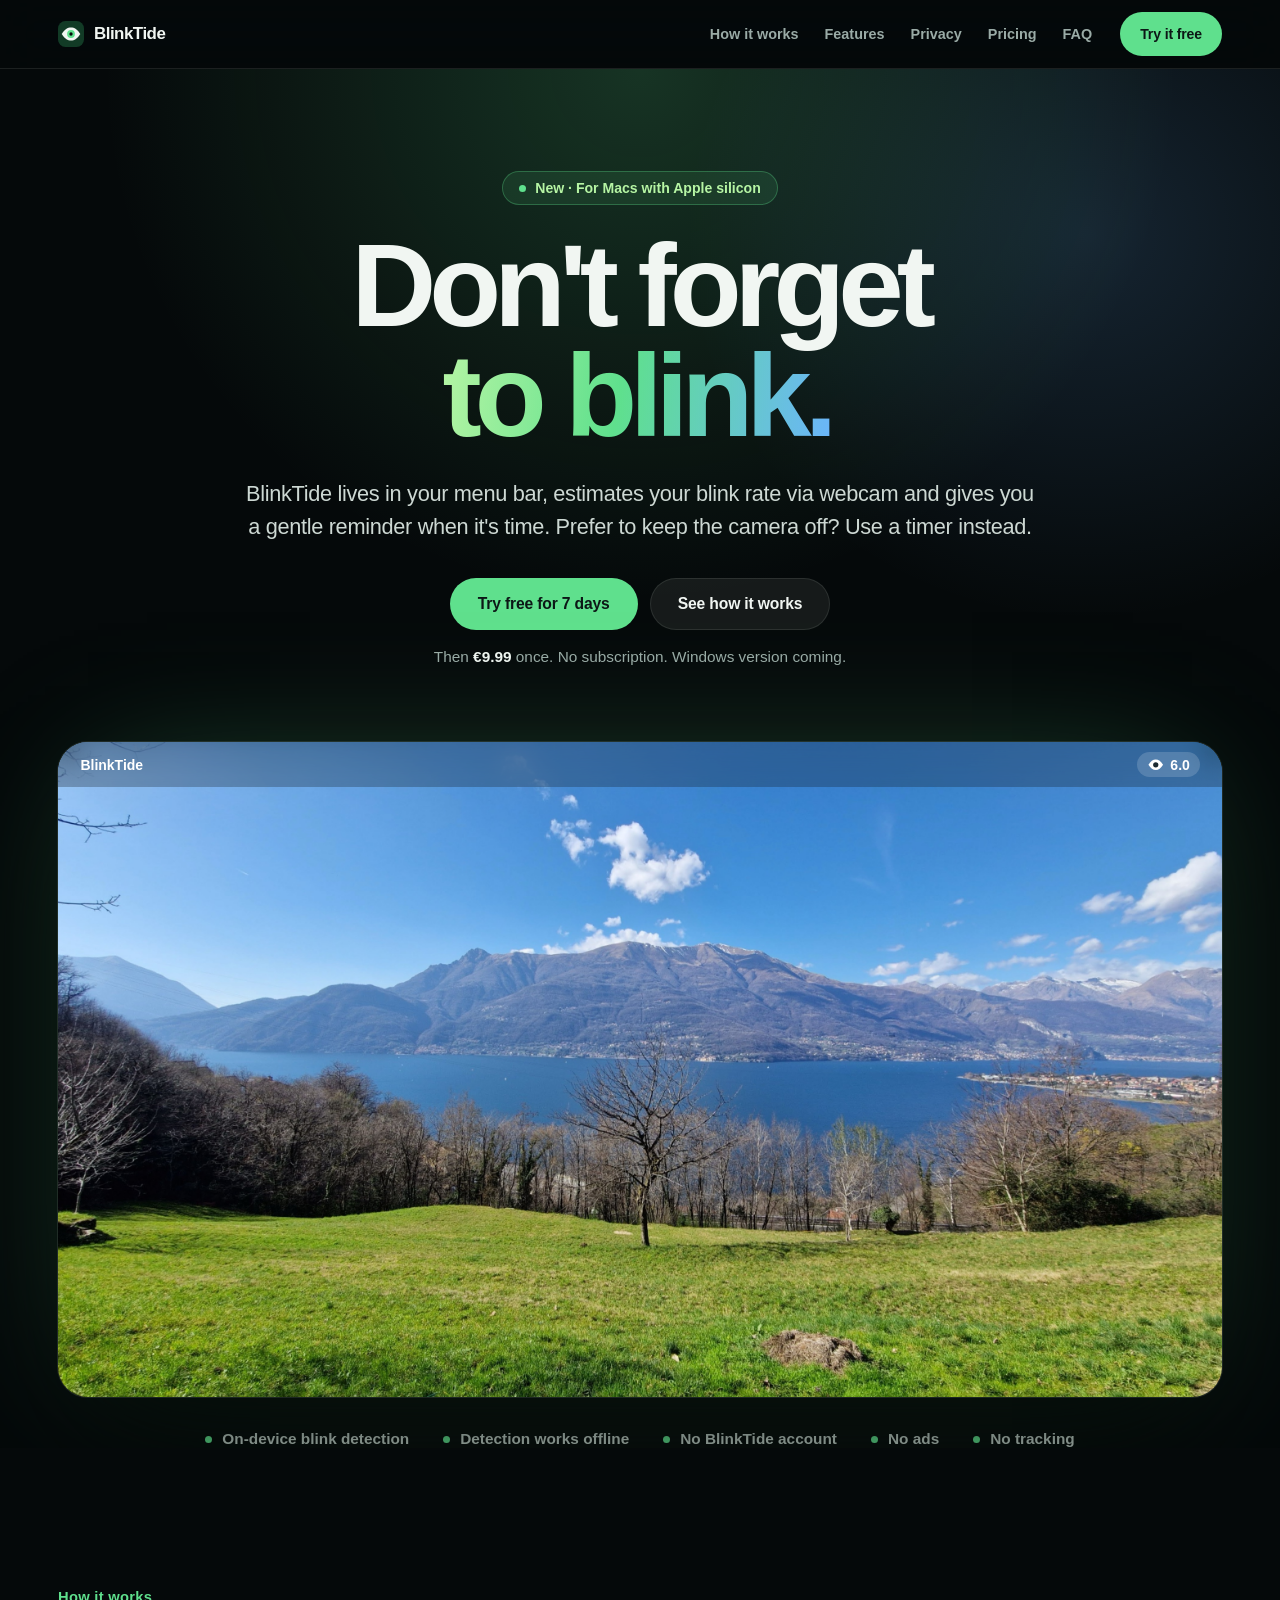
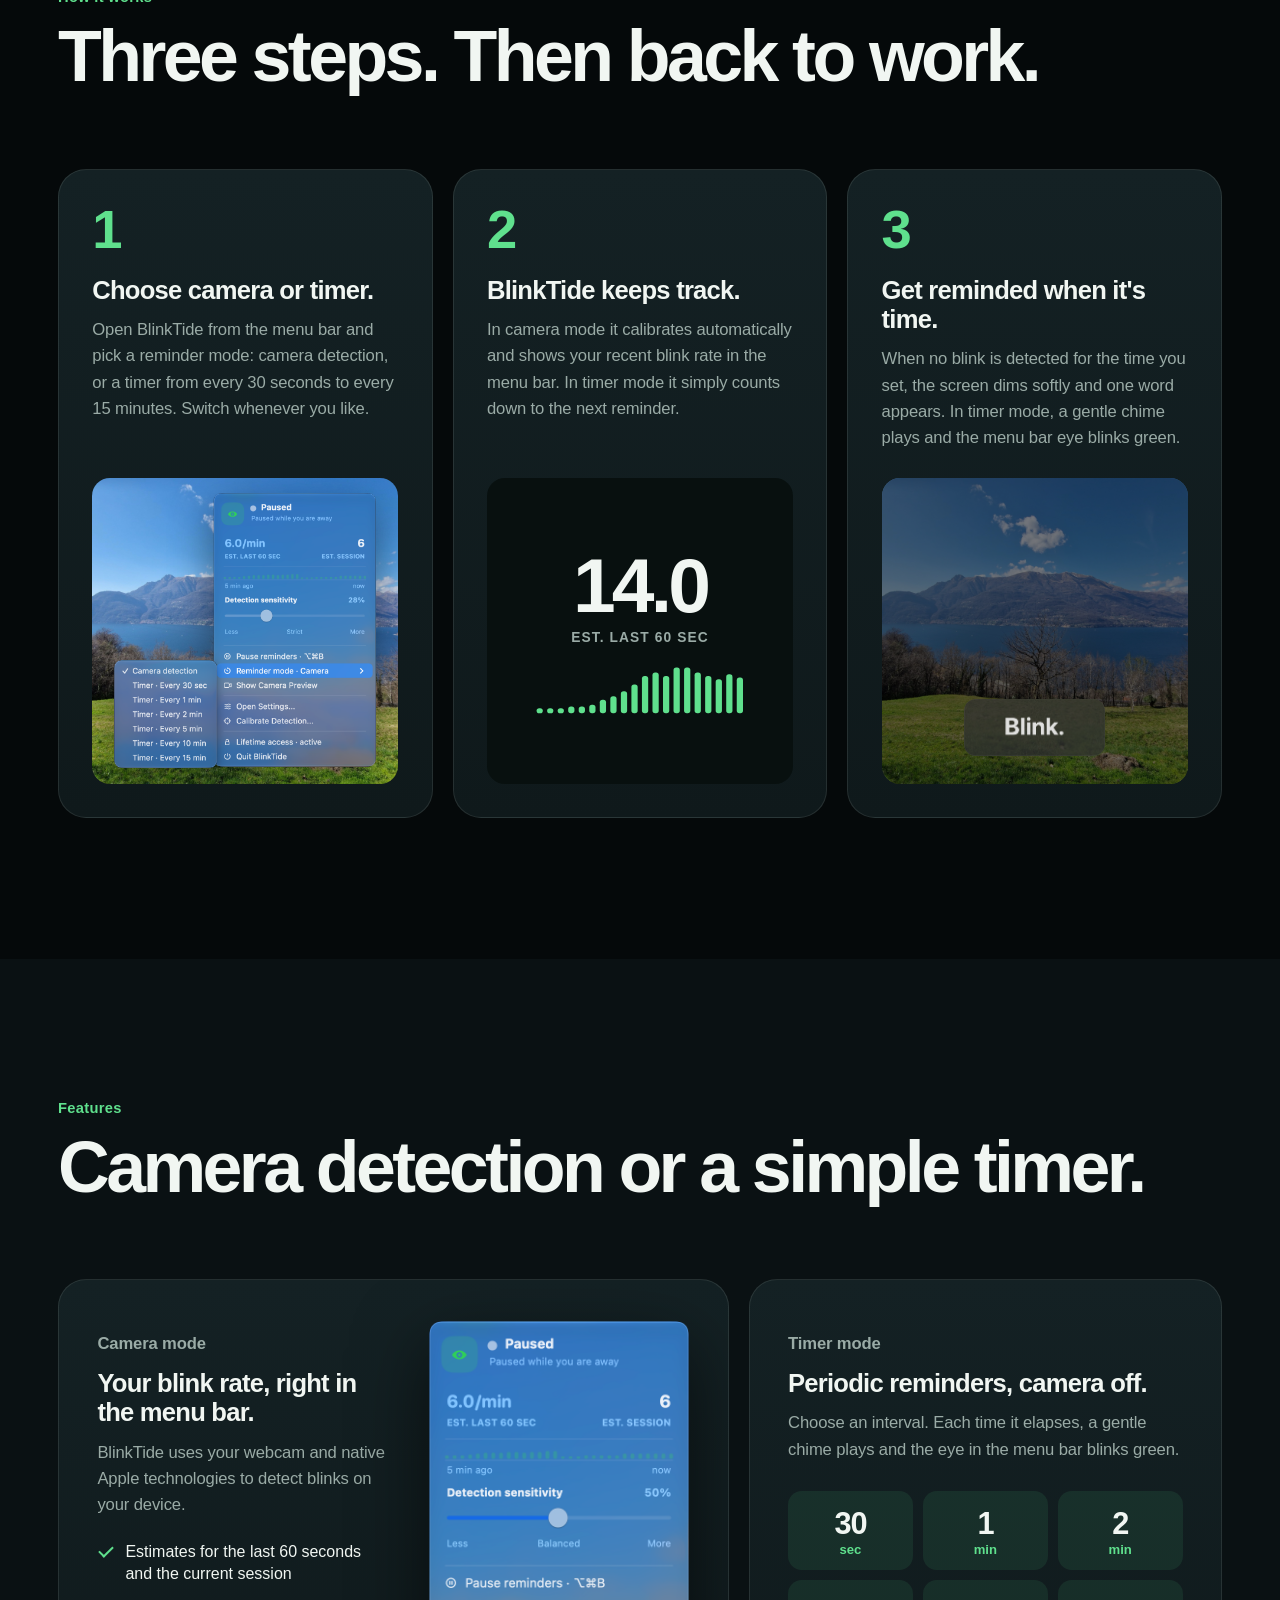
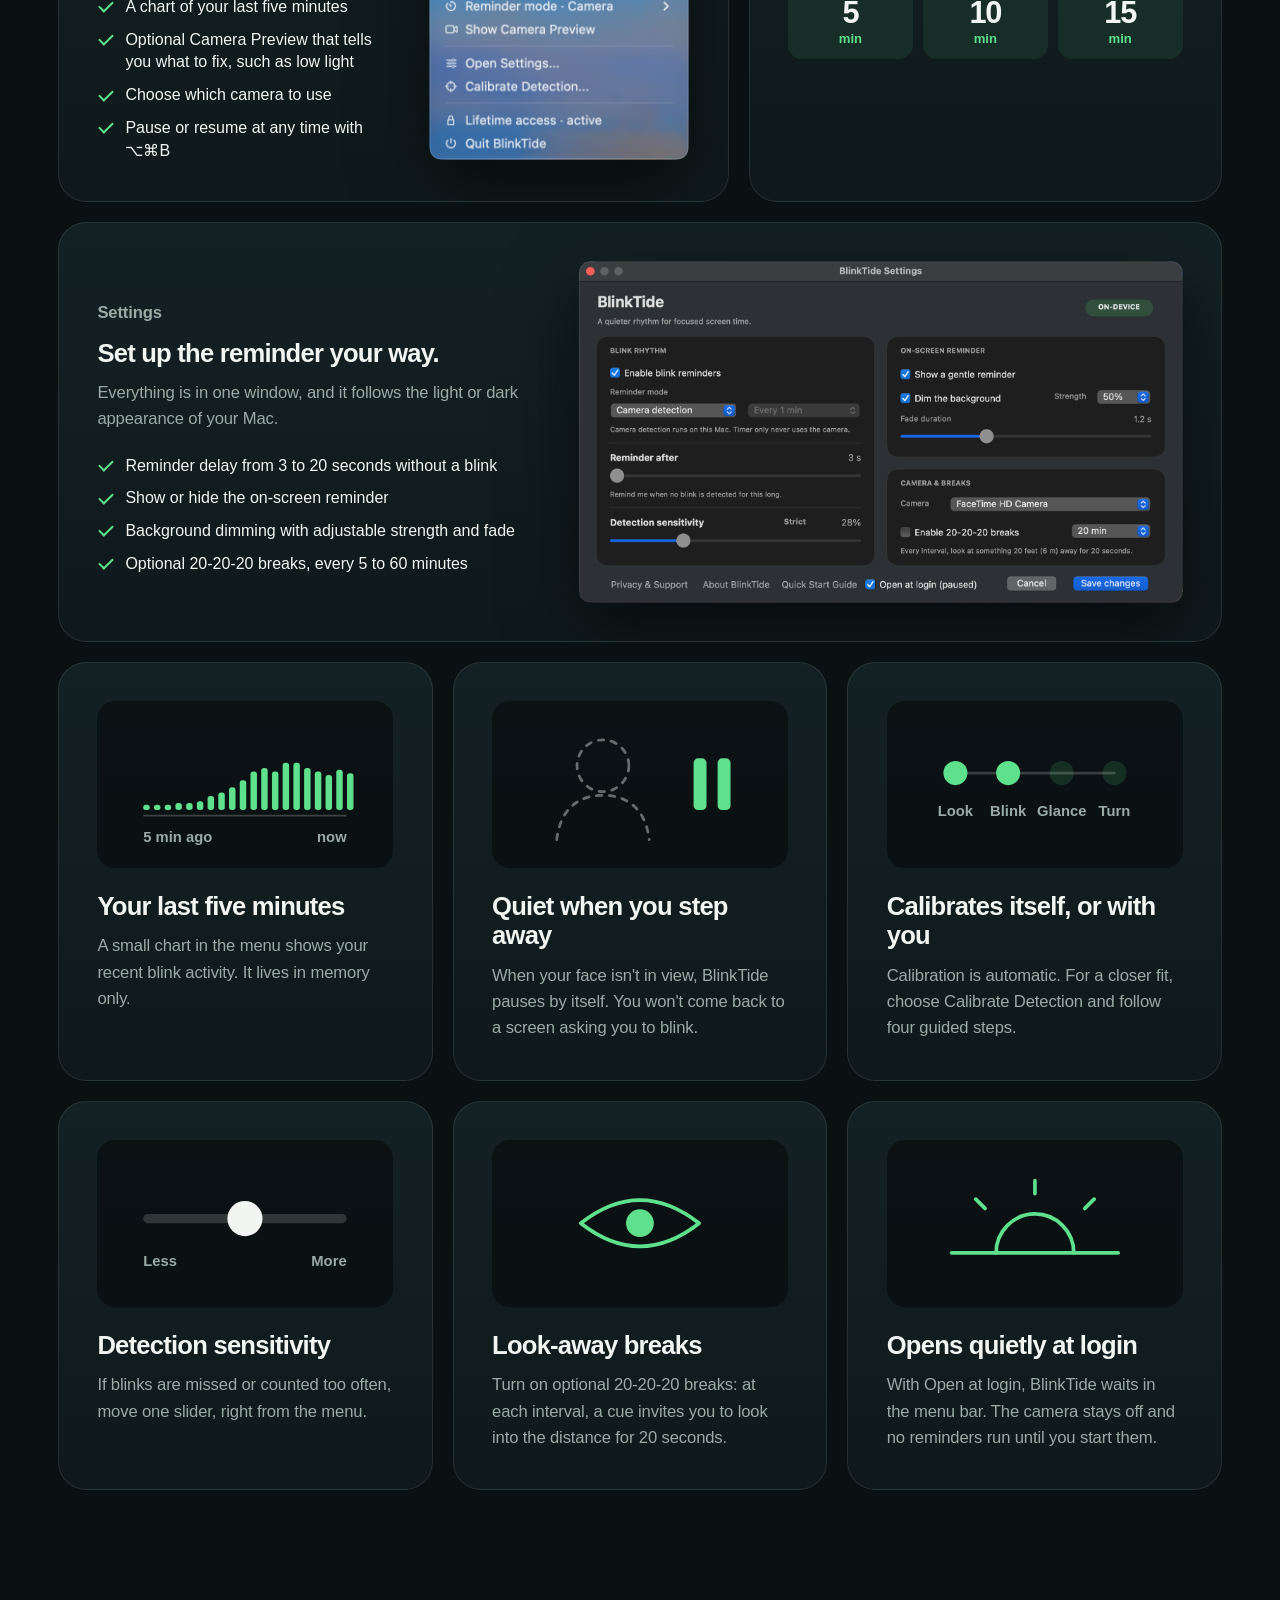
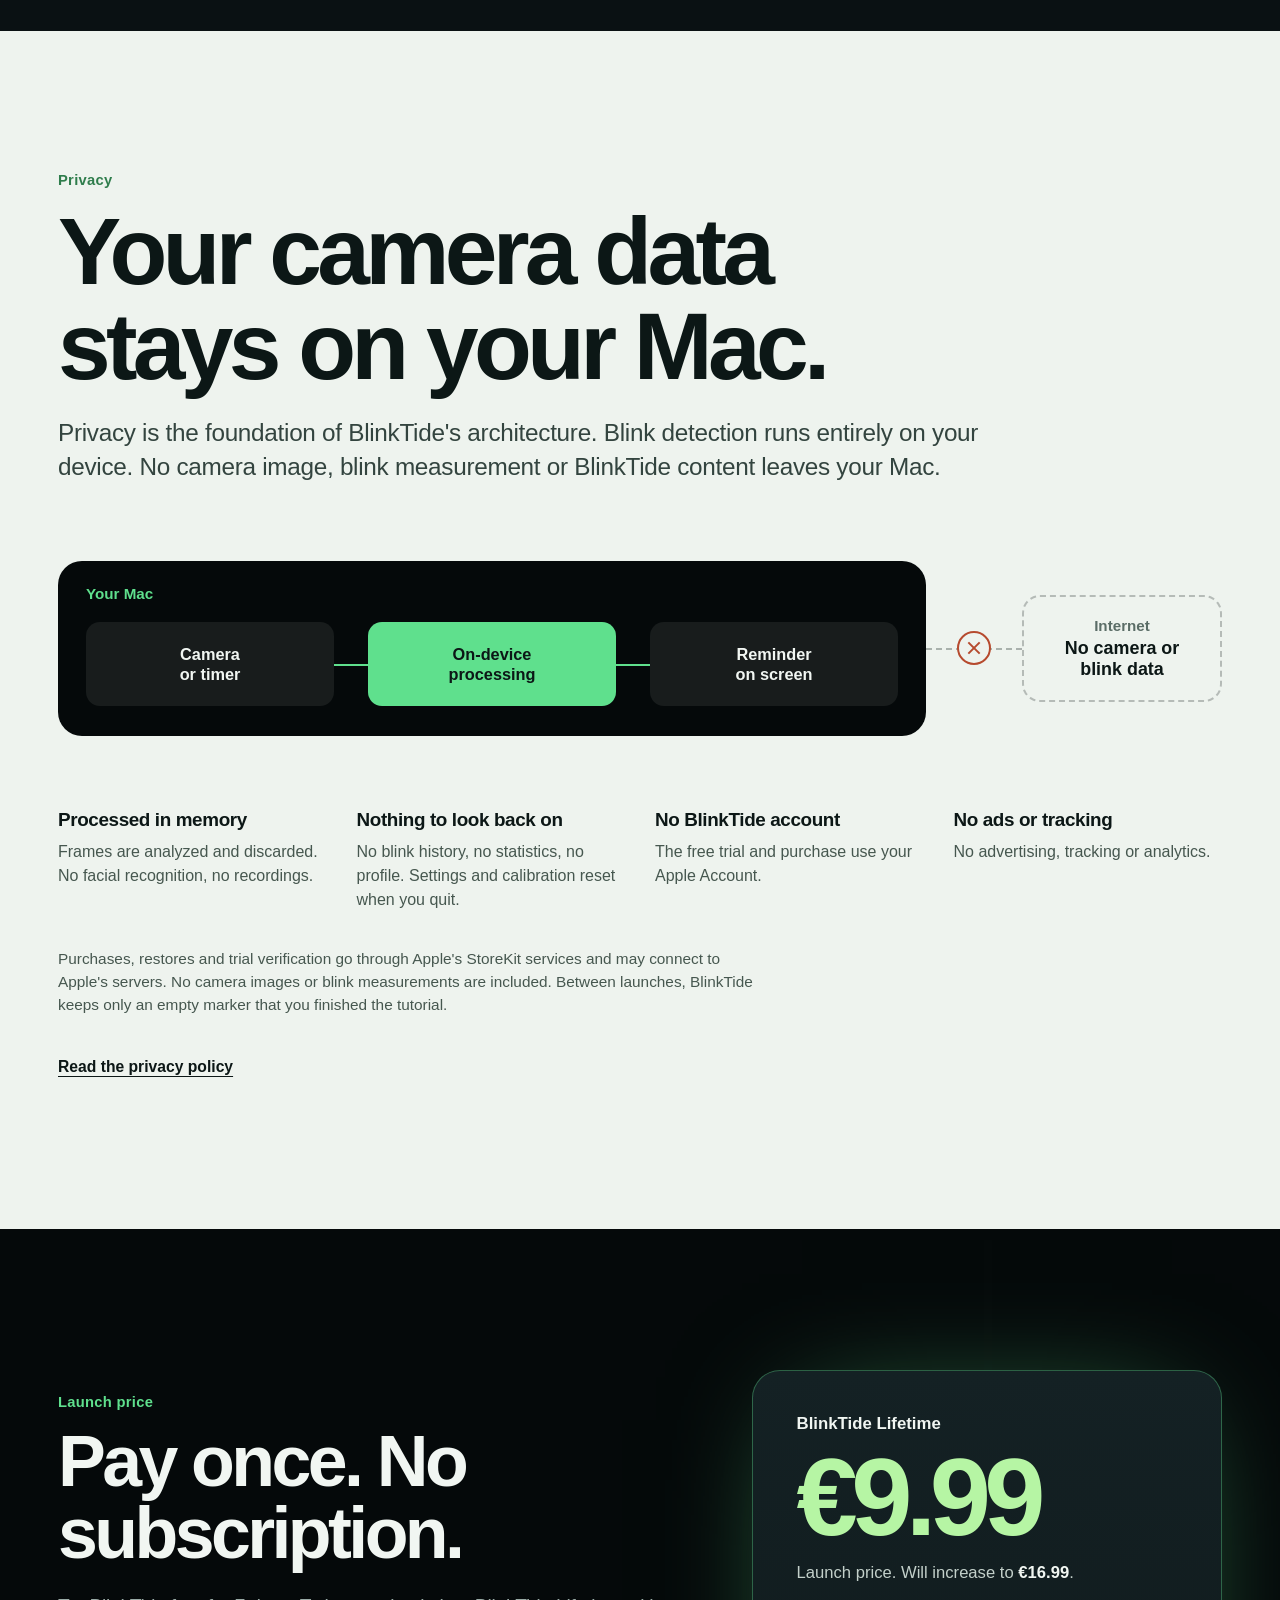
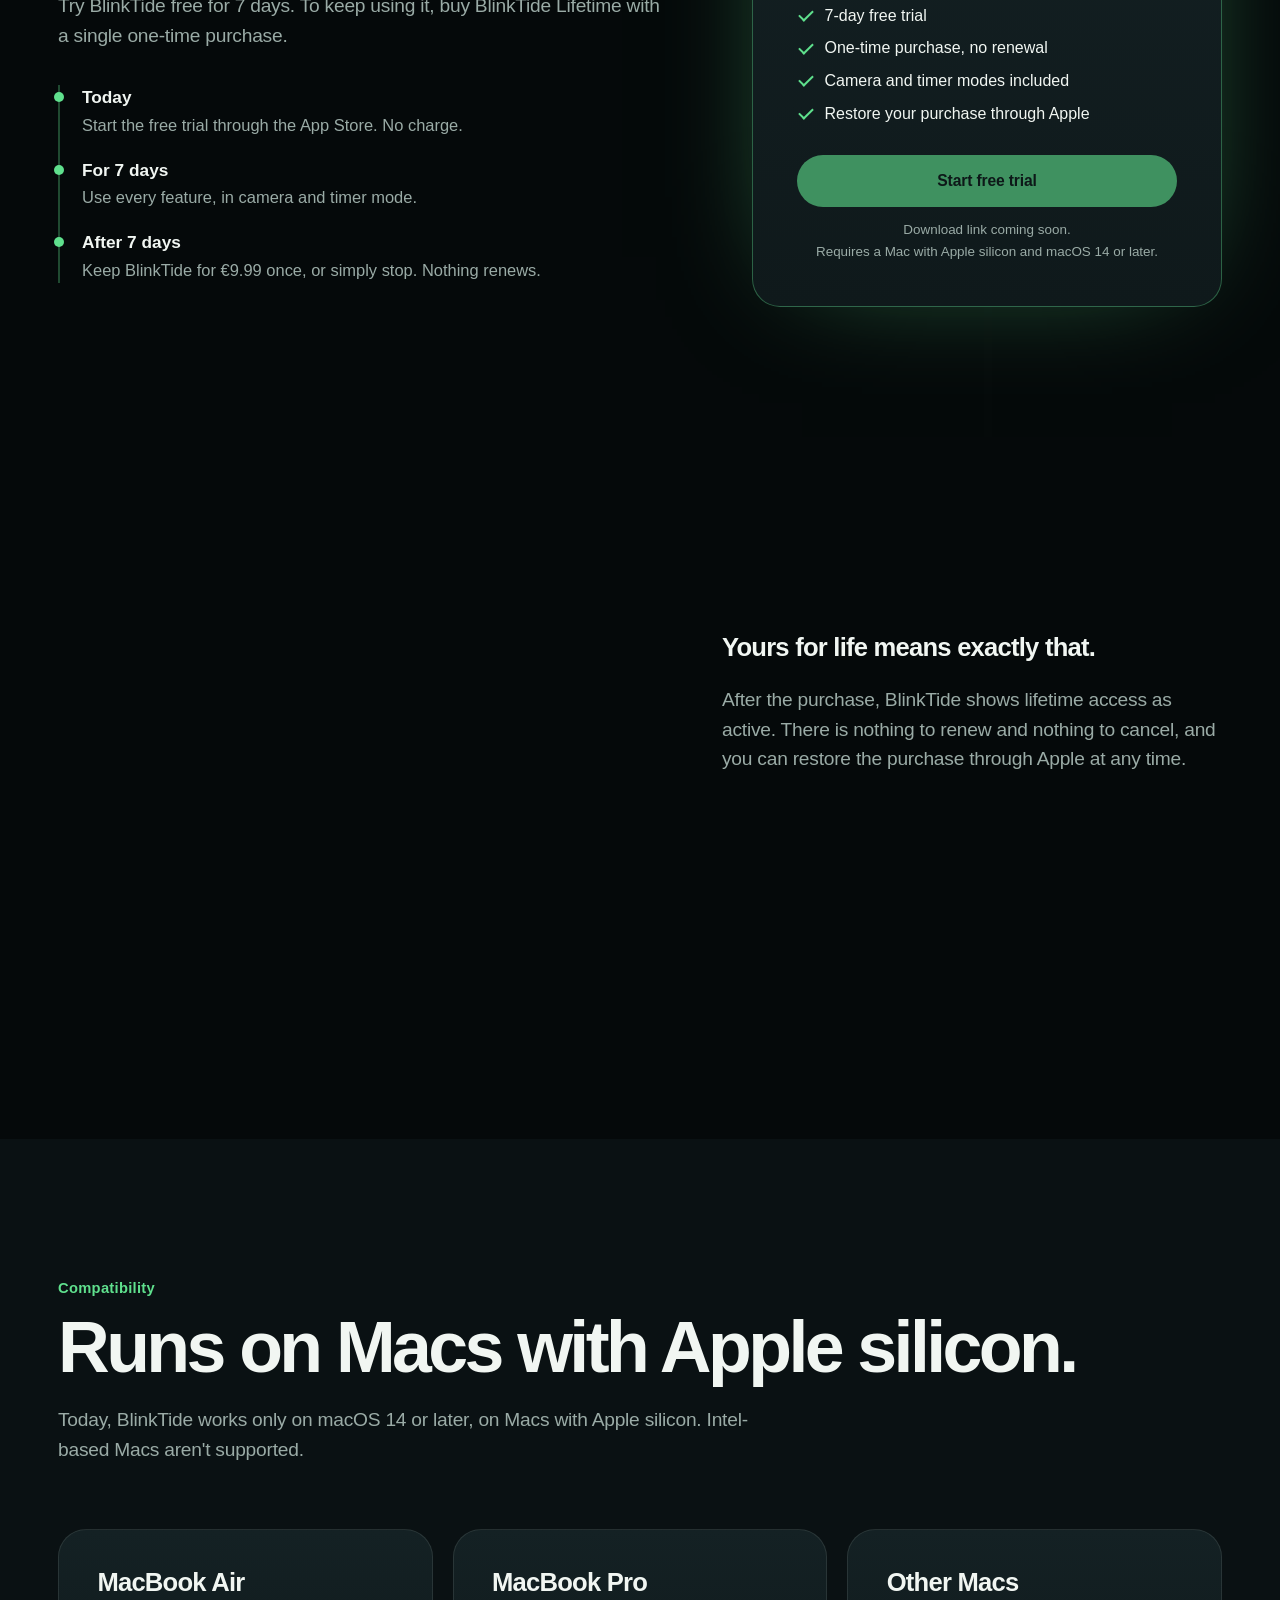
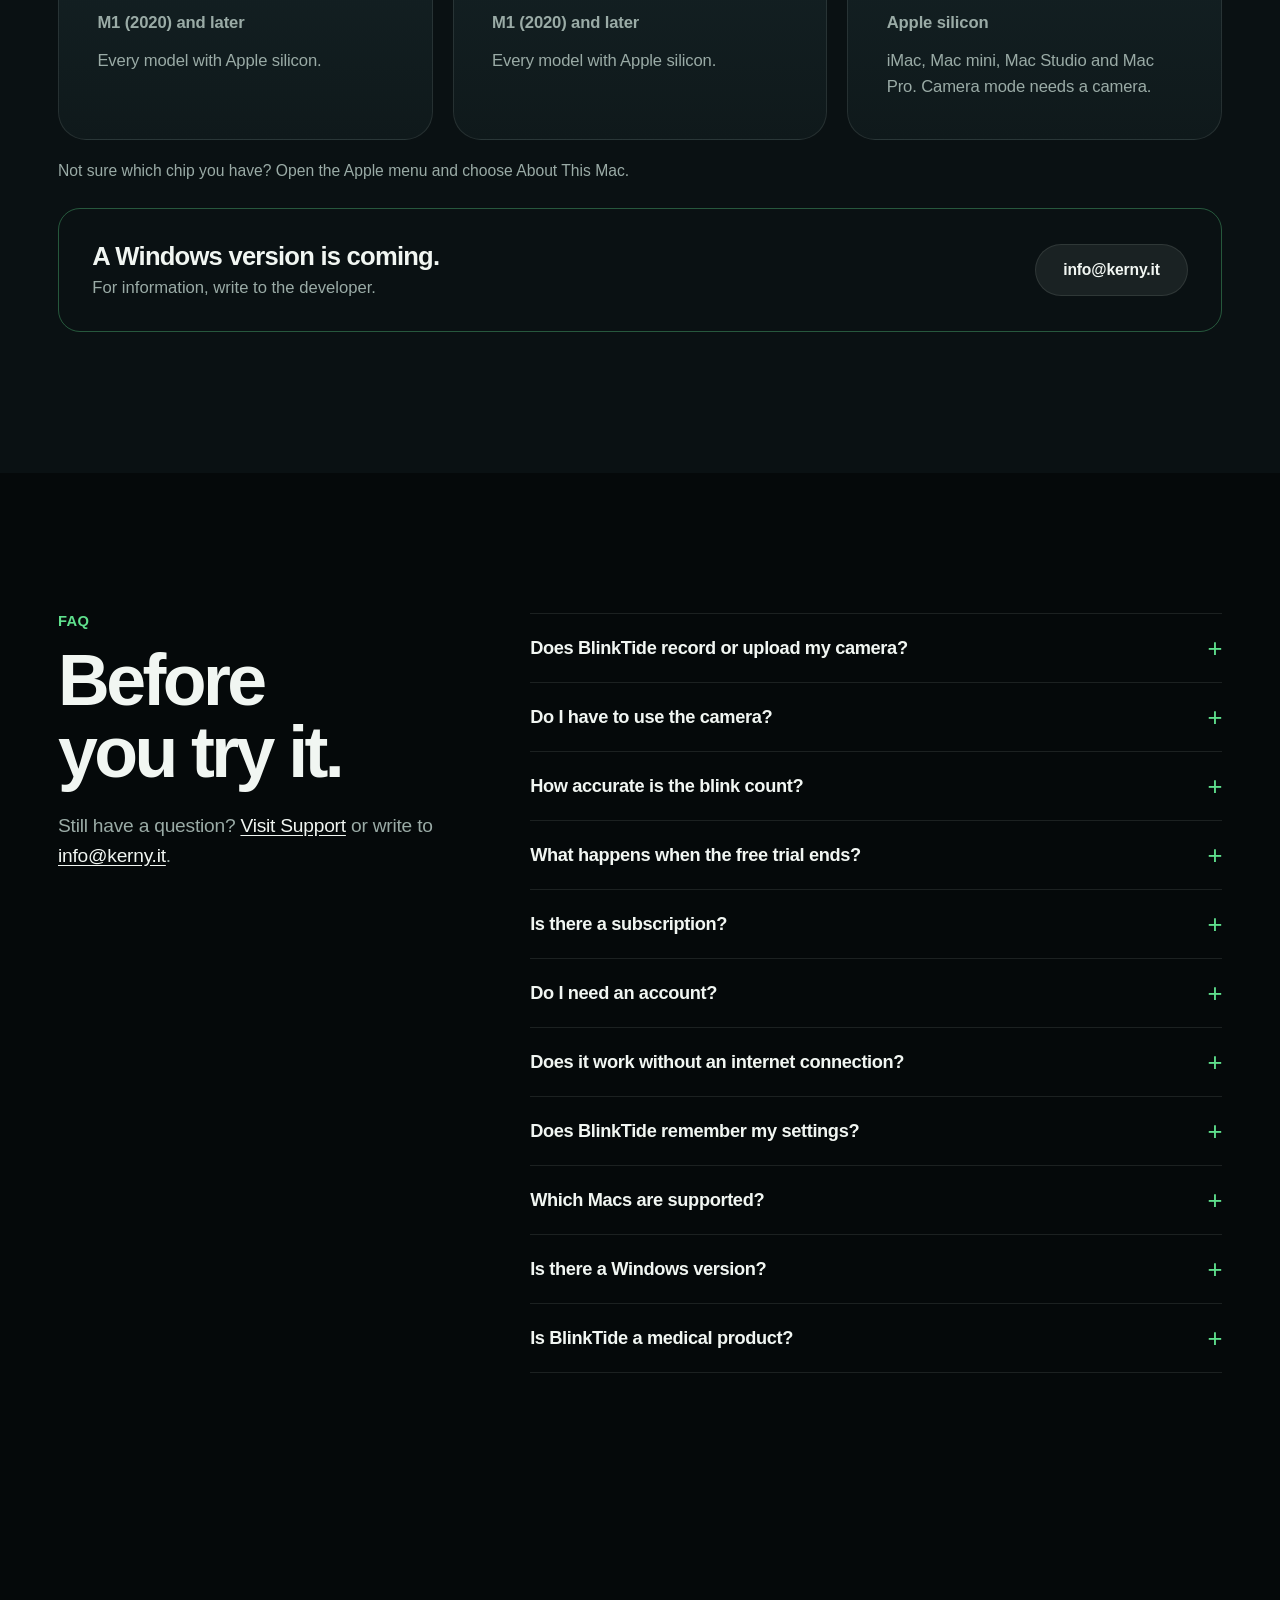
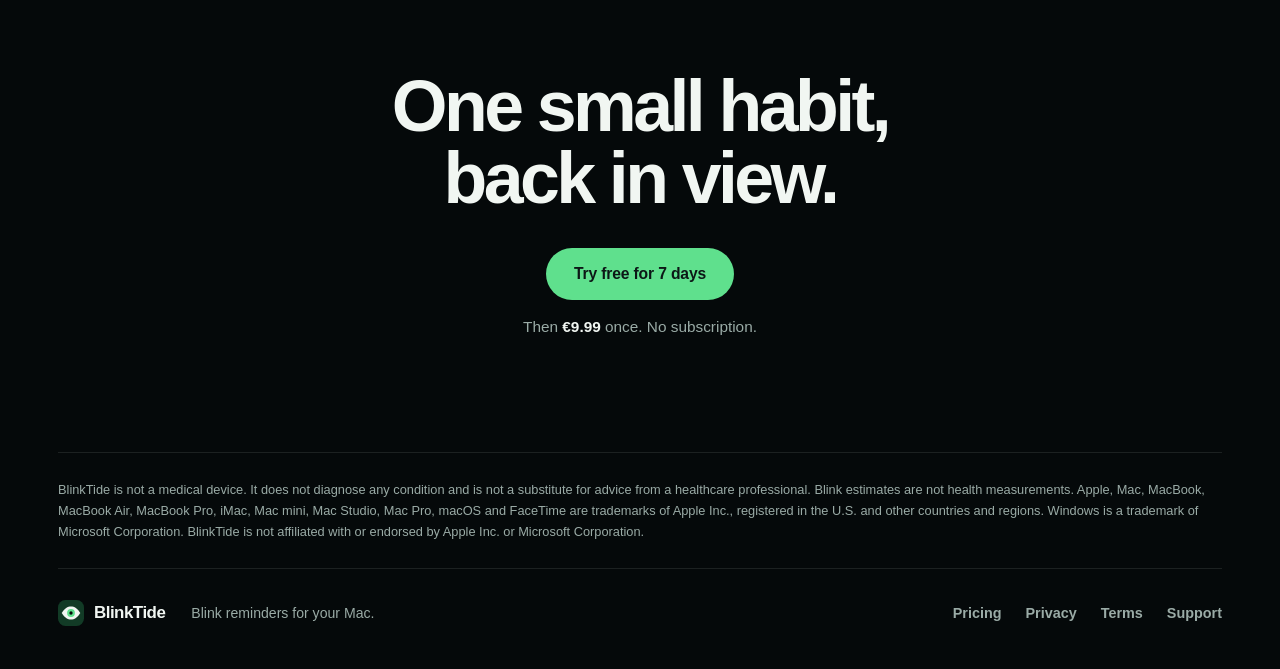
<file: docs/index.html>
<!doctype html>
<html lang="en">
<head>
  <meta charset="utf-8"><meta name="viewport" content="width=device-width, initial-scale=1">
  <meta http-equiv="refresh" content="0; url=../">
  <meta name="robots" content="noindex"><link rel="canonical" href="https://ivanvigor.github.io/BlinkEyes_Public/">
  <meta name="description" content="A private menu-bar companion for gentle blink and screen-break reminders, processed on your Mac.">
  <meta property="og:type" content="website"><meta property="og:title" content="BlinkTide · Focus, with a gentler rhythm"><meta property="og:description" content="Gentle blink and screen-break reminders that stay on your Mac for the current session."><meta property="og:image" content="https://blinktide.kerny.it/assets/og-blinktide.jpg">
  <meta name="twitter:card" content="summary_large_image"><meta name="twitter:title" content="BlinkTide · Focus, with a gentler rhythm"><meta name="twitter:description" content="Gentle blink and screen-break reminders that stay on your Mac for the current session."><meta name="twitter:image" content="https://blinktide.kerny.it/assets/og-blinktide.jpg">
  <title>BlinkTide · Focus, with a gentler rhythm</title><link rel="icon" type="image/png" href="../assets/favicon.png"><link rel="apple-touch-icon" href="../assets/apple-touch-icon.png"><link rel="stylesheet" href="../assets/site.css">
</head>
<body class="inner-page"><main class="container page-shell compact-page"><header class="compact-heading"><p class="page-kicker">BlinkTide for Mac</p><h1>Focus, with a gentler rhythm.</h1><p class="lead">Discover your new companion for the workday.</p><div class="hero-actions"><a class="button" href="../">Meet BlinkTide <span aria-hidden="true">↗</span></a></div></header></main></body>
</html>
</file>
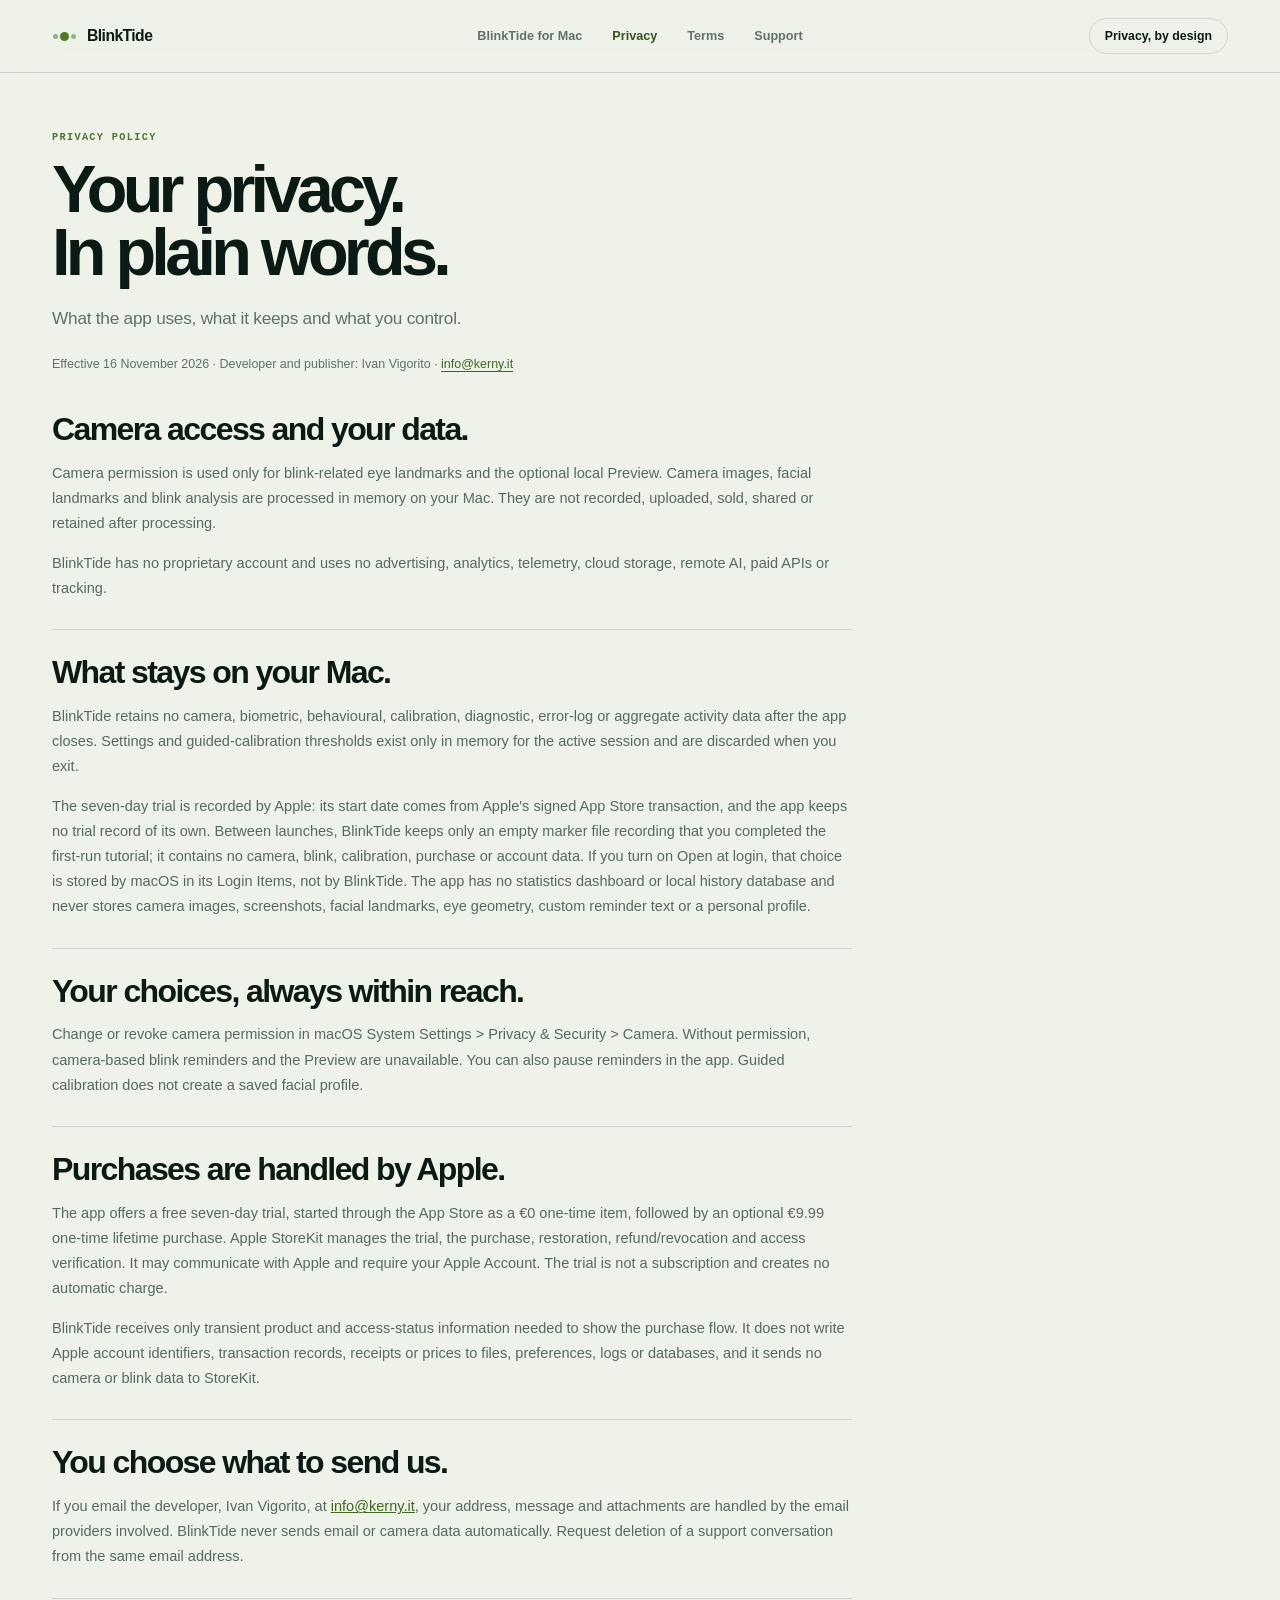
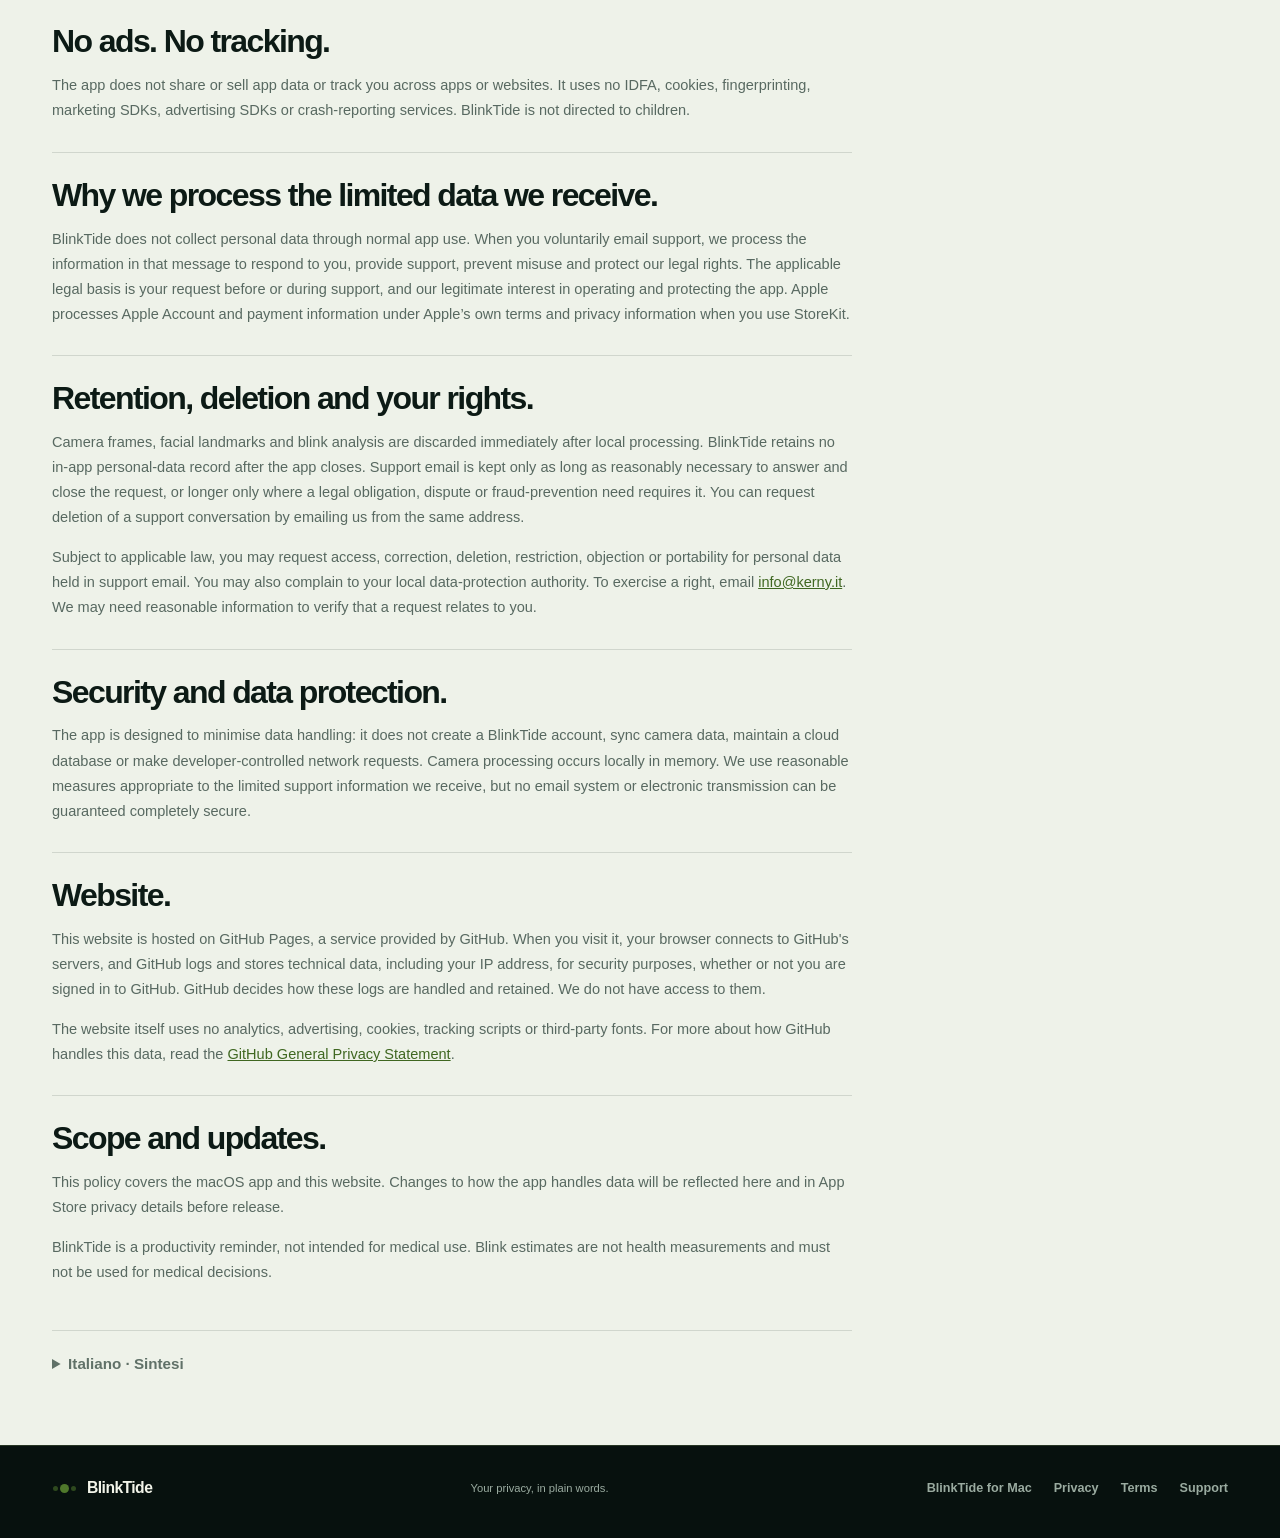
<file: privacy/index.html>
<!doctype html>
<html lang="en">
<head>
  <meta charset="utf-8"><meta name="viewport" content="width=device-width, initial-scale=1"><meta name="description" content="How BlinkTide processes camera data locally, handles optional Apple purchases and protects your privacy."><meta name="theme-color" content="#eef2e9">
  <meta property="og:type" content="website"><meta property="og:title" content="Privacy Policy · BlinkTide"><meta property="og:description" content="Read how BlinkTide keeps camera and session data on your Mac."><meta property="og:image" content="https://blinktide.kerny.it/assets/og-blinktide.jpg">
  <meta name="twitter:card" content="summary_large_image"><meta name="twitter:title" content="Privacy Policy · BlinkTide"><meta name="twitter:description" content="Read how BlinkTide keeps camera and session data on your Mac."><meta name="twitter:image" content="https://blinktide.kerny.it/assets/og-blinktide.jpg">
  <title>Privacy Policy · BlinkTide</title><link rel="icon" type="image/png" href="../assets/favicon.png"><link rel="apple-touch-icon" href="../assets/apple-touch-icon.png"><link rel="stylesheet" href="../assets/site.css">
</head>
<body class="inner-page">
  <a class="skip-link" href="#main">Skip to content</a>
  <header class="site-header"><nav class="nav" aria-label="Main navigation"><a class="brand" href="../"><span class="brand-signal" aria-hidden="true"><i></i><i></i><i></i></span><span>BlinkTide</span></a><div class="nav-links"><a href="../">BlinkTide for Mac</a><a href="./" aria-current="page">Privacy</a><a href="../terms/">Terms</a><a href="../support/">Support</a></div><a class="nav-cta" href="./">Privacy, by design</a></nav></header>
  <main class="container page-shell compact-page" id="main">
    <header class="compact-heading"><p class="page-kicker">Privacy Policy</p><h1>Your privacy.<br>In plain words.</h1><p class="lead">What the app uses, what it keeps and what you control.</p><p class="compact-note">Effective 16 November 2026 · Developer and publisher: Ivan Vigorito · <a href="mailto:info@kerny.it">info@kerny.it</a></p></header>
    <article class="compact-body">
      <section class="prose-section" id="camera"><h2>Camera access and your data.</h2><p id="summary">Camera permission is used only for blink-related eye landmarks and the optional local Preview. Camera images, facial landmarks and blink analysis are processed in memory on your Mac. They are not recorded, uploaded, sold, shared or retained after processing.</p><p id="local">BlinkTide has no proprietary account and uses no advertising, analytics, telemetry, cloud storage, remote AI, paid APIs or tracking.</p></section>
      <section class="prose-section" id="stored"><h2>What stays on your Mac.</h2><p>BlinkTide retains no camera, biometric, behavioural, calibration, diagnostic, error-log or aggregate activity data after the app closes. Settings and guided-calibration thresholds exist only in memory for the active session and are discarded when you exit.</p><p>The seven-day trial is recorded by Apple: its start date comes from Apple's signed App Store transaction, and the app keeps no trial record of its own. Between launches, BlinkTide keeps only an empty marker file recording that you completed the first-run tutorial; it contains no camera, blink, calibration, purchase or account data. If you turn on Open at login, that choice is stored by macOS in its Login Items, not by BlinkTide. The app has no statistics dashboard or local history database and never stores camera images, screenshots, facial landmarks, eye geometry, custom reminder text or a personal profile.</p></section>
      <section class="prose-section" id="choices"><h2>Your choices, always within reach.</h2><p>Change or revoke camera permission in macOS System Settings &gt; Privacy &amp; Security &gt; Camera. Without permission, camera-based blink reminders and the Preview are unavailable. You can also pause reminders in the app. Guided calibration does not create a saved facial profile.</p></section>
      <section class="prose-section" id="commerce"><h2>Purchases are handled by Apple.</h2><p>The app offers a free seven-day trial, started through the App Store as a €0 one-time item, followed by an optional €9.99 one-time lifetime purchase. Apple StoreKit manages the trial, the purchase, restoration, refund/revocation and access verification. It may communicate with Apple and require your Apple Account. The trial is not a subscription and creates no automatic charge.</p><p>BlinkTide receives only transient product and access-status information needed to show the purchase flow. It does not write Apple account identifiers, transaction records, receipts or prices to files, preferences, logs or databases, and it sends no camera or blink data to StoreKit.</p></section>
      <section class="prose-section" id="support"><h2>You choose what to send us.</h2><p>If you email the developer, Ivan Vigorito, at <a href="mailto:info@kerny.it">info@kerny.it</a>, your address, message and attachments are handled by the email providers involved. BlinkTide never sends email or camera data automatically. Request deletion of a support conversation from the same email address.</p></section>
      <section class="prose-section" id="sharing"><h2>No ads. No tracking.</h2><p>The app does not share or sell app data or track you across apps or websites. It uses no IDFA, cookies, fingerprinting, marketing SDKs, advertising SDKs or crash-reporting services. BlinkTide is not directed to children.</p></section>
      <section class="prose-section" id="legal-basis"><h2>Why we process the limited data we receive.</h2><p>BlinkTide does not collect personal data through normal app use. When you voluntarily email support, we process the information in that message to respond to you, provide support, prevent misuse and protect our legal rights. The applicable legal basis is your request before or during support, and our legitimate interest in operating and protecting the app. Apple processes Apple Account and payment information under Apple’s own terms and privacy information when you use StoreKit.</p></section>
      <section class="prose-section" id="retention"><h2>Retention, deletion and your rights.</h2><p>Camera frames, facial landmarks and blink analysis are discarded immediately after local processing. BlinkTide retains no in-app personal-data record after the app closes. Support email is kept only as long as reasonably necessary to answer and close the request, or longer only where a legal obligation, dispute or fraud-prevention need requires it. You can request deletion of a support conversation by emailing us from the same address.</p><p>Subject to applicable law, you may request access, correction, deletion, restriction, objection or portability for personal data held in support email. You may also complain to your local data-protection authority. To exercise a right, email <a href="mailto:info@kerny.it">info@kerny.it</a>. We may need reasonable information to verify that a request relates to you.</p></section>
      <section class="prose-section" id="security"><h2>Security and data protection.</h2><p>The app is designed to minimise data handling: it does not create a BlinkTide account, sync camera data, maintain a cloud database or make developer-controlled network requests. Camera processing occurs locally in memory. We use reasonable measures appropriate to the limited support information we receive, but no email system or electronic transmission can be guaranteed completely secure.</p></section>
      <section class="prose-section" id="website"><h2>Website.</h2><p>This website is hosted on GitHub Pages, a service provided by GitHub. When you visit it, your browser connects to GitHub's servers, and GitHub logs and stores technical data, including your IP address, for security purposes, whether or not you are signed in to GitHub. GitHub decides how these logs are handled and retained. We do not have access to them.</p><p>The website itself uses no analytics, advertising, cookies, tracking scripts or third-party fonts. For more about how GitHub handles this data, read the <a href="https://docs.github.com/site-policy/privacy-policies/github-privacy-statement">GitHub General Privacy Statement</a>.</p></section>
      <section class="prose-section" id="changes"><h2>Scope and updates.</h2><p>This policy covers the macOS app and this website. Changes to how the app handles data will be reflected here and in App Store privacy details before release.</p><p>BlinkTide is a productivity reminder, not intended for medical use. Blink estimates are not health measurements and must not be used for medical decisions.</p></section>
      <details class="language-summary" id="italiano" lang="it"><summary>Italiano · Sintesi</summary><p>Le immagini della fotocamera, i landmark e l’analisi dei blink vengono elaborati solo in memoria sul Mac. Non vengono registrati, inviati, venduti, condivisi o conservati dopo l’elaborazione. Impostazioni, calibrazioni, log e statistiche vengono eliminati alla chiusura.</p><p>La prova gratuita di sette giorni si avvia tramite App Store: la data di inizio proviene dalla transazione firmata di Apple e l’app non conserva un proprio registro della prova. Puoi revocare l’accesso alla fotocamera in Impostazioni di Sistema &gt; Privacy e Sicurezza &gt; Fotocamera.</p><p>L’eventuale acquisto una tantum di €9,99 per l’accesso a vita è gestito da Apple StoreKit; non è un abbonamento e non prevede rinnovi. Nessuna pubblicità o tracciamento. Le email inviate volontariamente a <a href="mailto:info@kerny.it">info@kerny.it</a> passano dai provider email coinvolti; puoi richiederne la cancellazione. BlinkTide non è destinato all'uso medico.</p><p>Il sito web è ospitato su GitHub Pages: GitHub registra e conserva dati tecnici, incluso l’indirizzo IP dei visitatori, per motivi di sicurezza. Noi non abbiamo accesso a questi log. Il sito non usa analytics, pubblicità, cookie, script di tracciamento o font di terze parti. Maggiori dettagli nella <a href="https://docs.github.com/site-policy/privacy-policies/github-privacy-statement">informativa privacy di GitHub</a>.</p></details>
    </article>
  </main>
  <footer class="site-footer"><div class="container footer-layout"><a class="brand" href="../"><span class="brand-signal" aria-hidden="true"><i></i><i></i><i></i></span><span>BlinkTide</span></a><p>Your privacy, in plain words.</p><div class="footer-links"><a href="../">BlinkTide for Mac</a><a href="./">Privacy</a><a href="../terms/">Terms</a><a href="../support/">Support</a></div></div></footer>
</body>
</html>
</file>
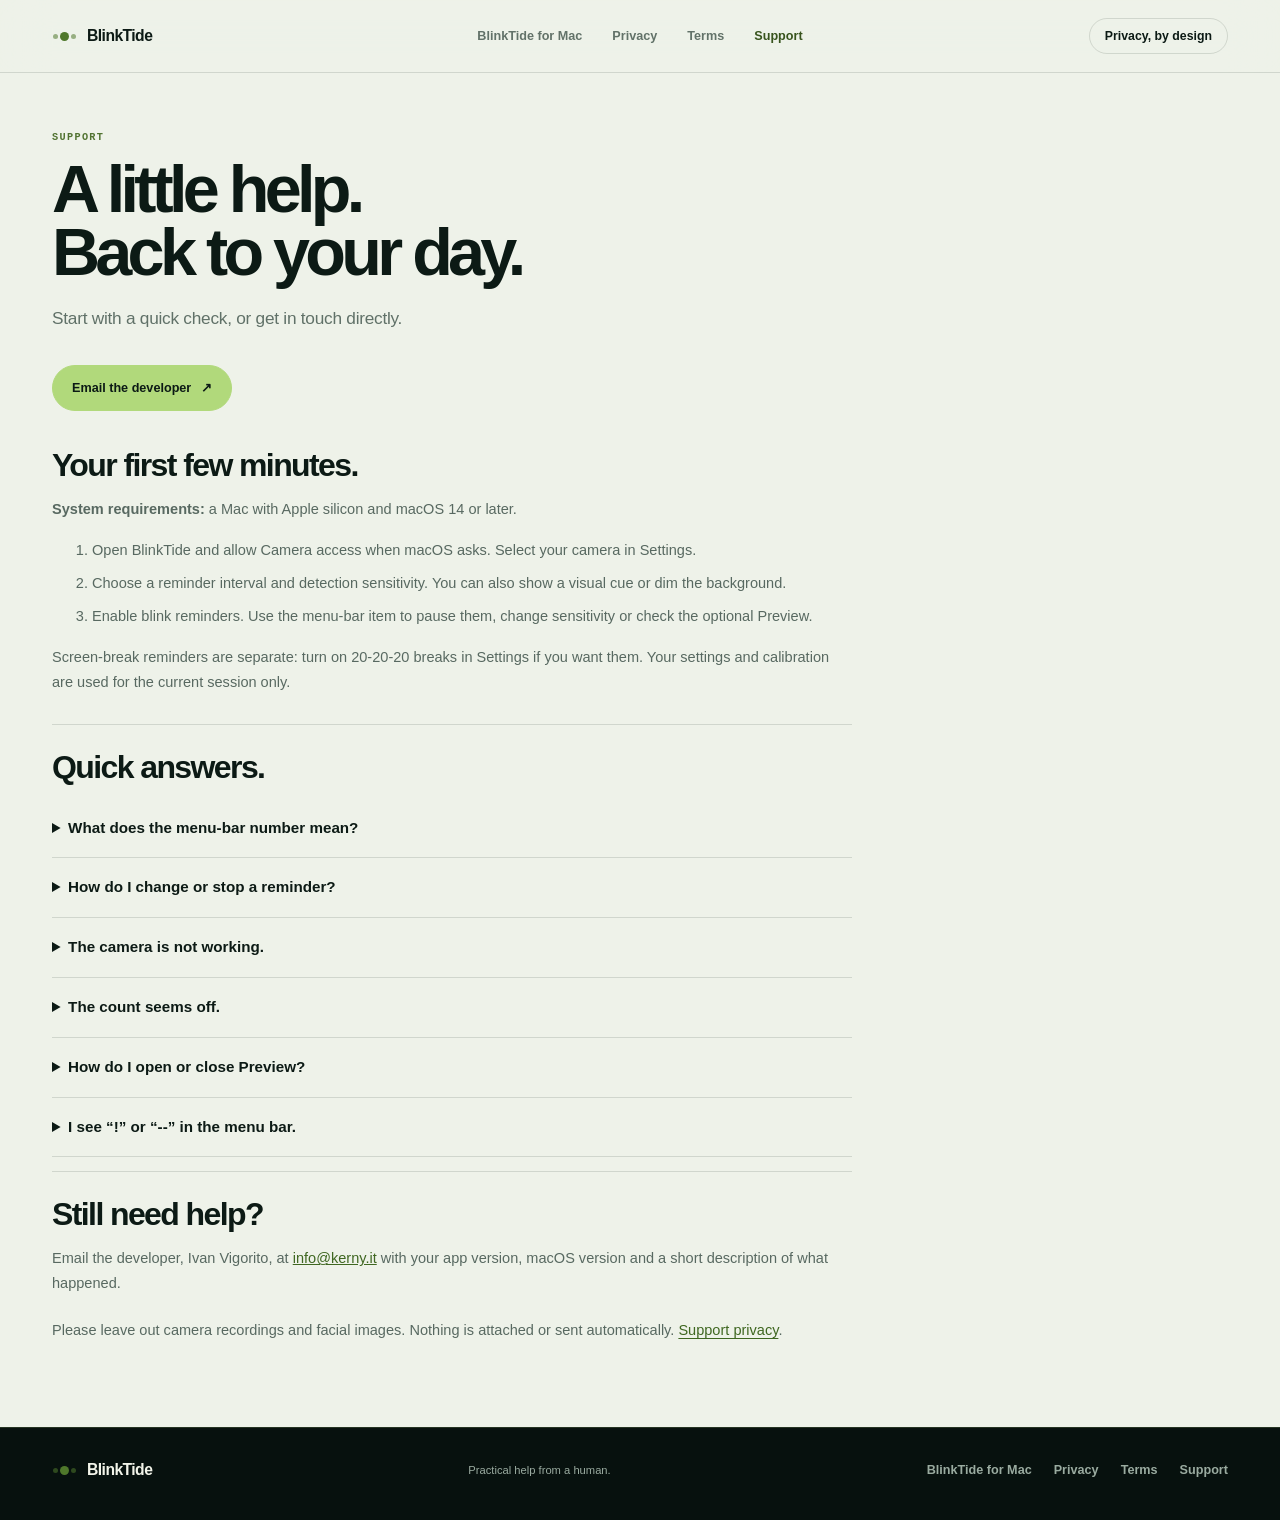
<file: support/index.html>
<!doctype html>
<html lang="en">
<head>
  <meta charset="utf-8"><meta name="viewport" content="width=device-width, initial-scale=1"><meta name="description" content="Official customer support and troubleshooting for BlinkTide on macOS."><meta name="theme-color" content="#eef2e9">
  <meta property="og:type" content="website"><meta property="og:title" content="Support · BlinkTide"><meta property="og:description" content="Quick answers and direct support for BlinkTide on Mac."><meta property="og:image" content="https://blinktide.kerny.it/assets/og-blinktide.jpg">
  <meta name="twitter:card" content="summary_large_image"><meta name="twitter:title" content="Support · BlinkTide"><meta name="twitter:description" content="Quick answers and direct support for BlinkTide on Mac."><meta name="twitter:image" content="https://blinktide.kerny.it/assets/og-blinktide.jpg">
  <title>Support · BlinkTide</title><link rel="icon" type="image/png" href="../assets/favicon.png"><link rel="apple-touch-icon" href="../assets/apple-touch-icon.png"><link rel="stylesheet" href="../assets/site.css">
</head>
<body class="inner-page">
  <a class="skip-link" href="#main">Skip to content</a>
  <header class="site-header"><nav class="nav" aria-label="Main navigation"><a class="brand" href="../"><span class="brand-signal" aria-hidden="true"><i></i><i></i><i></i></span><span>BlinkTide</span></a><div class="nav-links"><a href="../">BlinkTide for Mac</a><a href="../privacy/">Privacy</a><a href="../terms/">Terms</a><a href="./" aria-current="page">Support</a></div><a class="nav-cta" href="../privacy/">Privacy, by design</a></nav></header>
  <main class="container page-shell compact-page" id="main">
    <header class="compact-heading"><p class="page-kicker">Support</p><h1>A little help.<br>Back to your day.</h1><p class="lead">Start with a quick check, or get in touch directly.</p><div class="hero-actions"><a class="button" href="mailto:info@kerny.it?subject=BlinkTide%20Support">Email the developer <span aria-hidden="true">↗</span></a></div></header>
    <div class="compact-body">
      <section class="prose-section" id="getting-started"><h2>Your first few minutes.</h2><p><strong>System requirements:</strong> a Mac with Apple silicon and macOS 14 or later.</p><ol class="short-list"><li>Open BlinkTide and allow Camera access when macOS asks. Select your camera in Settings.</li><li>Choose a reminder interval and detection sensitivity. You can also show a visual cue or dim the background.</li><li>Enable blink reminders. Use the menu-bar item to pause them, change sensitivity or check the optional Preview.</li></ol><p>Screen-break reminders are separate: turn on 20-20-20 breaks in Settings if you want them. Your settings and calibration are used for the current session only.</p></section>
      <section class="prose-section" id="quick-checks"><h2>Quick answers.</h2>
        <div class="faq-list">
          <details><summary>What does the menu-bar number mean?</summary><p>It is an estimate of blinks from the last 60 seconds, not an average for the whole session. The number can decrease as older estimates leave that rolling window.</p></details>
          <details><summary>How do I change or stop a reminder?</summary><p>In Settings, adjust Reminder after, the on-screen cue and background dimming. A recognised blink clears the cue. You can pause blink reminders from the menu at any time.</p></details>
          <details><summary>The camera is not working.</summary><p>Check System Settings → Privacy &amp; Security → Camera. Then refresh cameras in the BlinkTide menu and select your camera.</p></details>
          <details><summary>The count seems off.</summary><p>Face the camera in good light with both eyes visible. Lower sensitivity for extra counts, or increase it gradually for missed blinks.</p></details>
          <details><summary>How do I open or close Preview?</summary><p>Use <kbd class="code-key">Control–Option–Command–V</kbd>.</p></details>
          <details><summary>I see “!” or “--” in the menu bar.</summary><p>A dash means paused or temporarily unavailable, for example when no face is visible. For “!”, open the menu to read the error and check Camera permission.</p></details>
        </div>
      </section>
      <section class="prose-section" id="request"><h2>Still need help?</h2><p id="contact">Email the developer, Ivan Vigorito, at <a href="mailto:info@kerny.it?subject=BlinkTide%20Support">info@kerny.it</a> with your app version, macOS version and a short description of what happened.</p><p class="compact-note" id="privacy">Please leave out camera recordings and facial images. Nothing is attached or sent automatically. <a href="../privacy/#support">Support privacy</a>.</p></section>
    </div>
  </main>
  <footer class="site-footer"><div class="container footer-layout"><a class="brand" href="../"><span class="brand-signal" aria-hidden="true"><i></i><i></i><i></i></span><span>BlinkTide</span></a><p>Practical help from a human.</p><div class="footer-links"><a href="../">BlinkTide for Mac</a><a href="../privacy/">Privacy</a><a href="../terms/">Terms</a><a href="./">Support</a></div></div></footer>
</body>
</html>
</file>
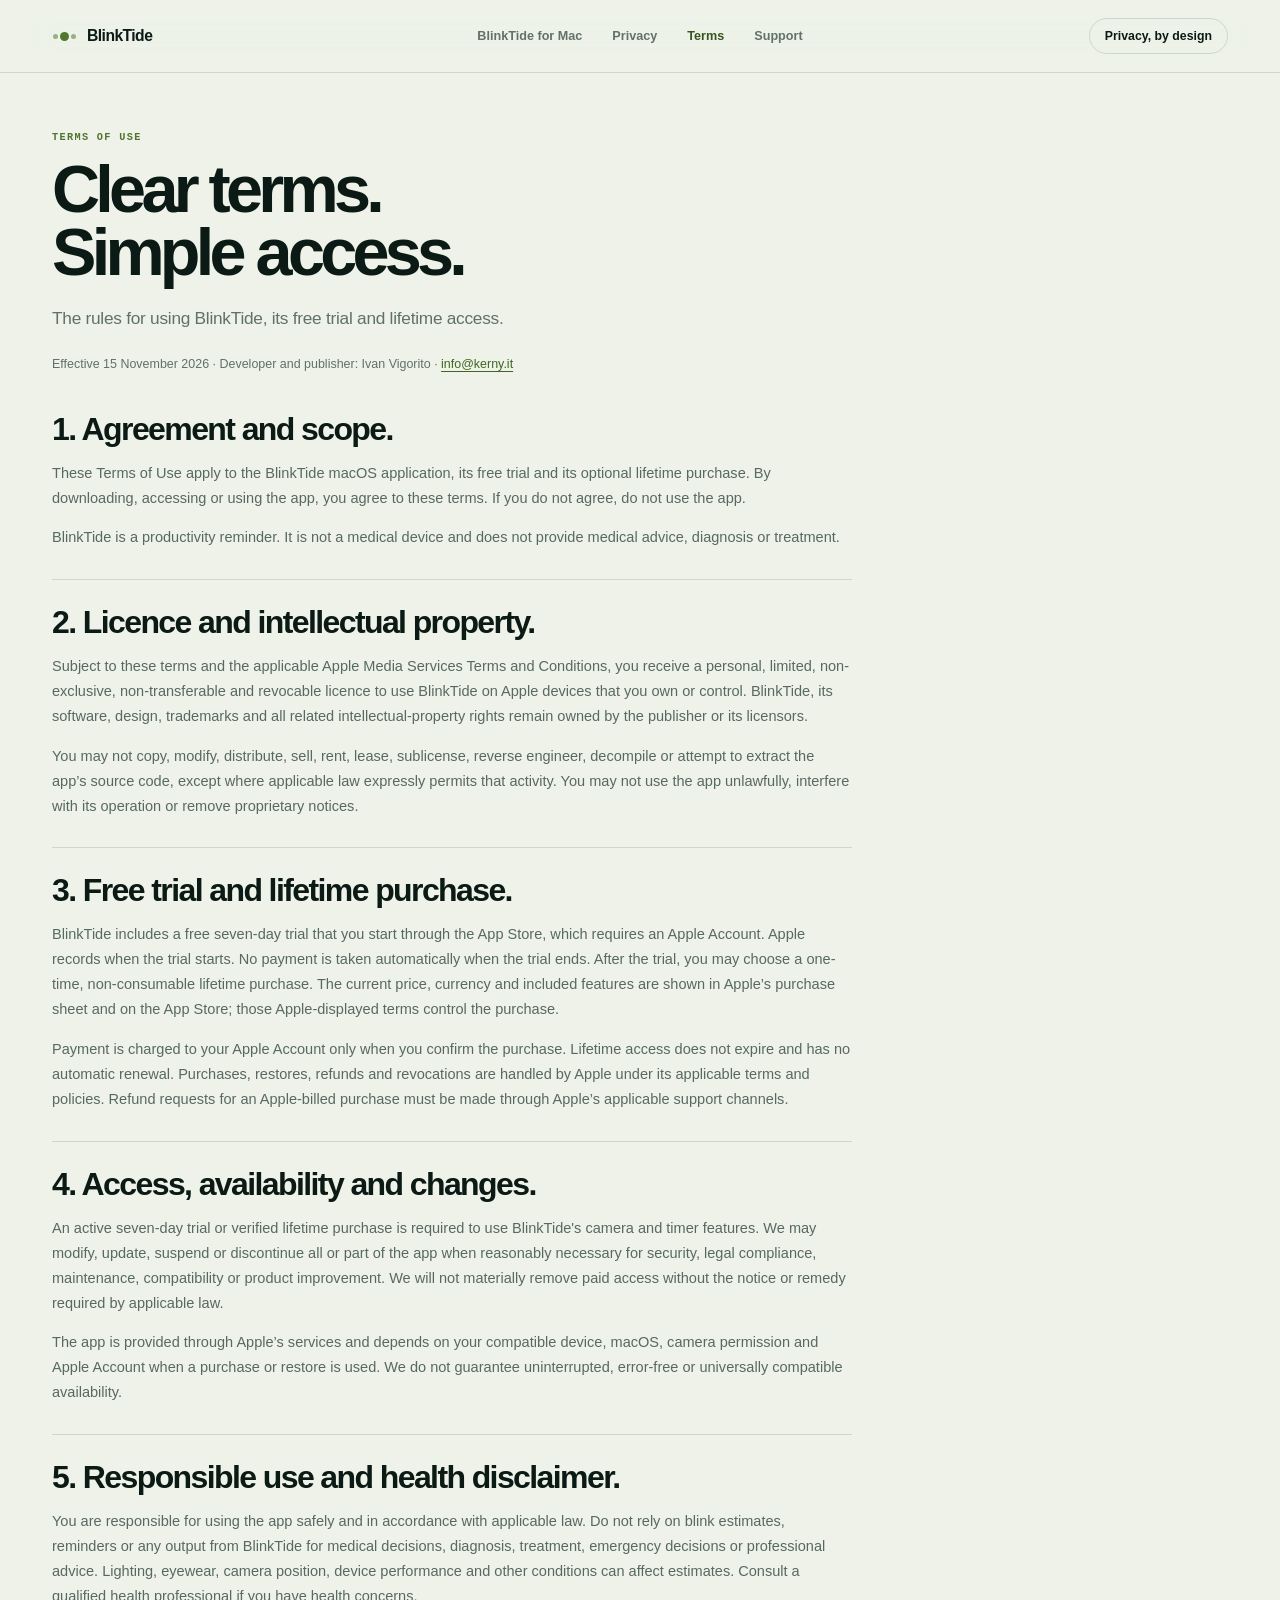
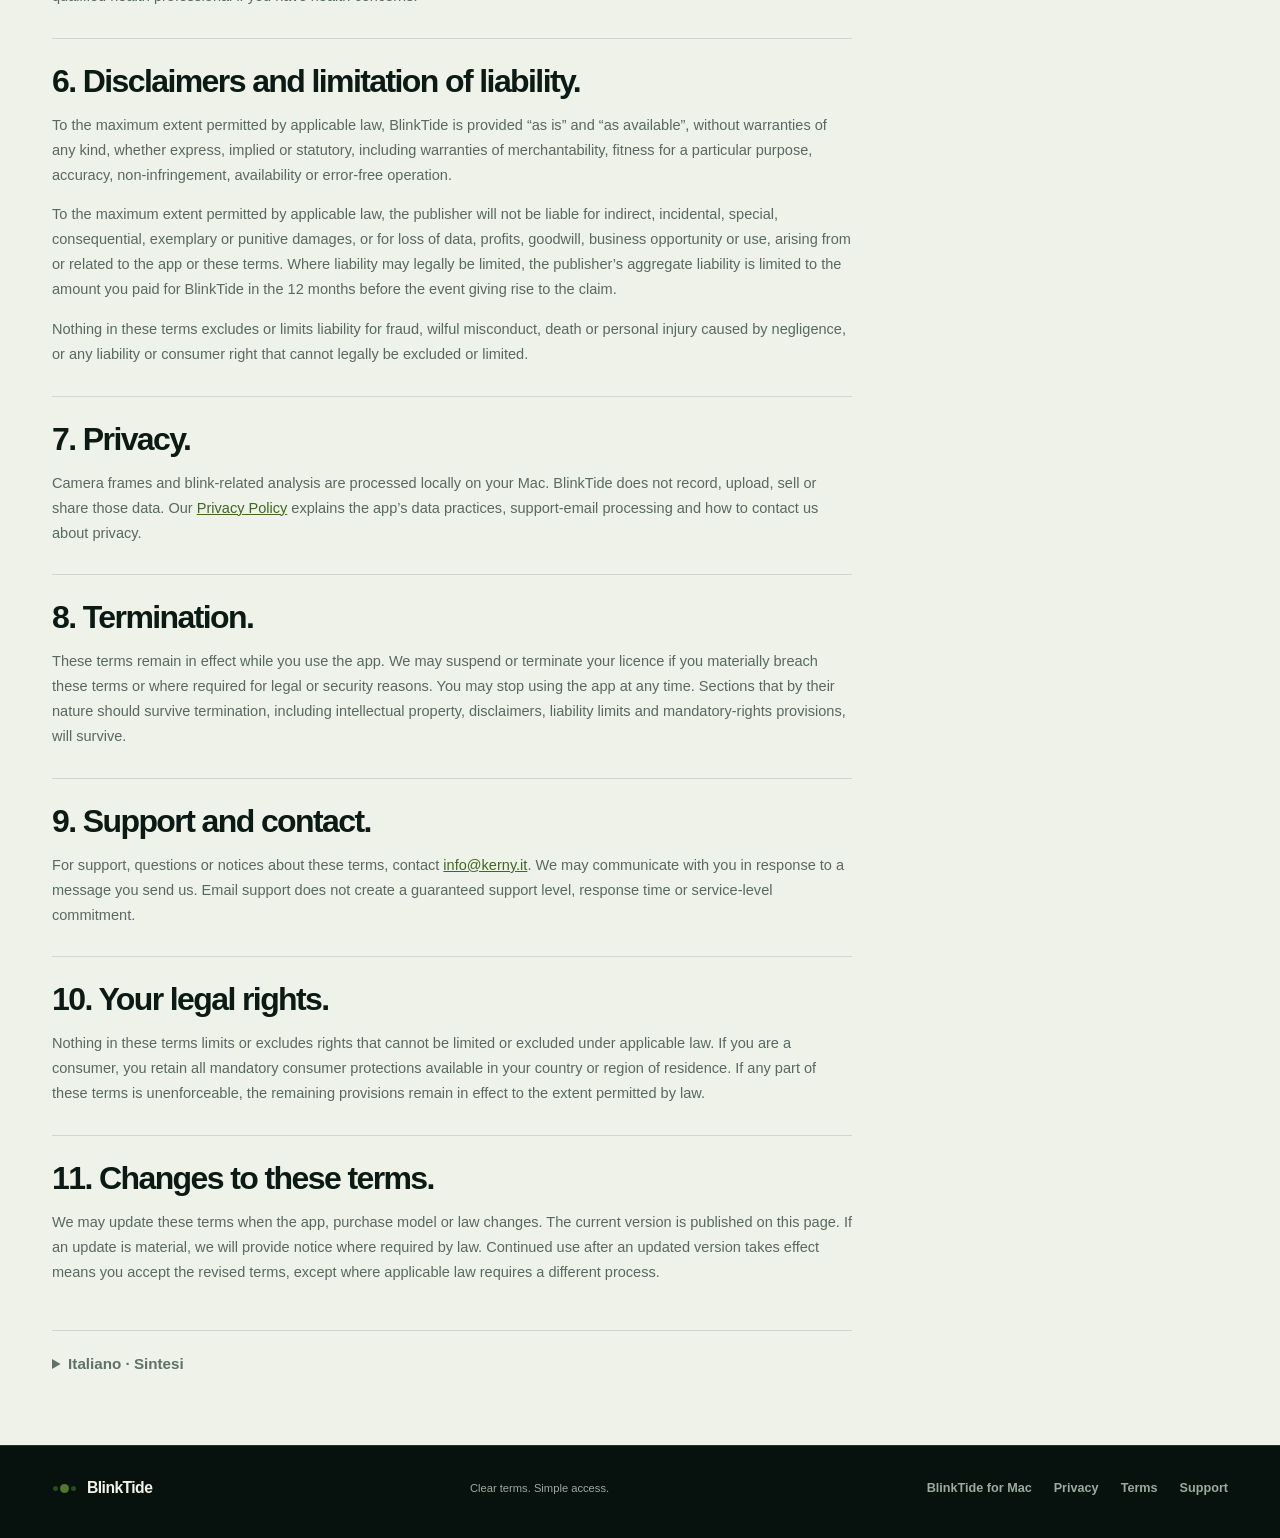
<file: terms/index.html>
<!doctype html>
<html lang="en">
<head>
  <meta charset="utf-8"><meta name="viewport" content="width=device-width, initial-scale=1"><meta name="description" content="Terms of Use for BlinkTide on macOS, including its 7-day App Store trial and lifetime purchase."><meta name="theme-color" content="#eef2e9">
  <meta property="og:type" content="website"><meta property="og:title" content="Terms of Use · BlinkTide"><meta property="og:description" content="Read the terms for using BlinkTide, its 7-day trial and one-time lifetime purchase."><meta property="og:image" content="https://blinktide.kerny.it/assets/og-blinktide.jpg">
  <meta name="twitter:card" content="summary_large_image"><meta name="twitter:title" content="Terms of Use · BlinkTide"><meta name="twitter:description" content="Read the terms for using BlinkTide, its 7-day trial and one-time lifetime purchase."><meta name="twitter:image" content="https://blinktide.kerny.it/assets/og-blinktide.jpg">
  <title>Terms of Use · BlinkTide</title><link rel="icon" type="image/png" href="../assets/favicon.png"><link rel="apple-touch-icon" href="../assets/apple-touch-icon.png"><link rel="stylesheet" href="../assets/site.css">
</head>
<body class="inner-page">
  <a class="skip-link" href="#main">Skip to content</a>
  <header class="site-header"><nav class="nav" aria-label="Main navigation"><a class="brand" href="../"><span class="brand-signal" aria-hidden="true"><i></i><i></i><i></i></span><span>BlinkTide</span></a><div class="nav-links"><a href="../">BlinkTide for Mac</a><a href="../privacy/">Privacy</a><a href="./" aria-current="page">Terms</a><a href="../support/">Support</a></div><a class="nav-cta" href="../privacy/">Privacy, by design</a></nav></header>
  <main class="container page-shell compact-page" id="main">
    <header class="compact-heading"><p class="page-kicker">Terms of Use</p><h1>Clear terms.<br>Simple access.</h1><p class="lead">The rules for using BlinkTide, its free trial and lifetime access.</p><p class="compact-note">Effective 15 November 2026 · Developer and publisher: Ivan Vigorito · <a href="mailto:info@kerny.it">info@kerny.it</a></p></header>
    <article class="compact-body">
      <section class="prose-section" id="agreement"><h2>1. Agreement and scope.</h2><p>These Terms of Use apply to the BlinkTide macOS application, its free trial and its optional lifetime purchase. By downloading, accessing or using the app, you agree to these terms. If you do not agree, do not use the app.</p><p>BlinkTide is a productivity reminder. It is not a medical device and does not provide medical advice, diagnosis or treatment.</p></section>
      <section class="prose-section" id="license"><h2>2. Licence and intellectual property.</h2><p>Subject to these terms and the applicable Apple Media Services Terms and Conditions, you receive a personal, limited, non-exclusive, non-transferable and revocable licence to use BlinkTide on Apple devices that you own or control. BlinkTide, its software, design, trademarks and all related intellectual-property rights remain owned by the publisher or its licensors.</p><p>You may not copy, modify, distribute, sell, rent, lease, sublicense, reverse engineer, decompile or attempt to extract the app’s source code, except where applicable law expressly permits that activity. You may not use the app unlawfully, interfere with its operation or remove proprietary notices.</p></section>
      <section class="prose-section" id="purchase"><h2>3. Free trial and lifetime purchase.</h2><p>BlinkTide includes a free seven-day trial that you start through the App Store, which requires an Apple Account. Apple records when the trial starts. No payment is taken automatically when the trial ends. After the trial, you may choose a one-time, non-consumable lifetime purchase. The current price, currency and included features are shown in Apple’s purchase sheet and on the App Store; those Apple-displayed terms control the purchase.</p><p>Payment is charged to your Apple Account only when you confirm the purchase. Lifetime access does not expire and has no automatic renewal. Purchases, restores, refunds and revocations are handled by Apple under its applicable terms and policies. Refund requests for an Apple-billed purchase must be made through Apple’s applicable support channels.</p></section>
      <section class="prose-section" id="access"><h2>4. Access, availability and changes.</h2><p>An active seven-day trial or verified lifetime purchase is required to use BlinkTide's camera and timer features. We may modify, update, suspend or discontinue all or part of the app when reasonably necessary for security, legal compliance, maintenance, compatibility or product improvement. We will not materially remove paid access without the notice or remedy required by applicable law.</p><p>The app is provided through Apple’s services and depends on your compatible device, macOS, camera permission and Apple Account when a purchase or restore is used. We do not guarantee uninterrupted, error-free or universally compatible availability.</p></section>
      <section class="prose-section" id="responsible-use"><h2>5. Responsible use and health disclaimer.</h2><p>You are responsible for using the app safely and in accordance with applicable law. Do not rely on blink estimates, reminders or any output from BlinkTide for medical decisions, diagnosis, treatment, emergency decisions or professional advice. Lighting, eyewear, camera position, device performance and other conditions can affect estimates. Consult a qualified health professional if you have health concerns.</p></section>
      <section class="prose-section" id="liability"><h2>6. Disclaimers and limitation of liability.</h2><p>To the maximum extent permitted by applicable law, BlinkTide is provided “as is” and “as available”, without warranties of any kind, whether express, implied or statutory, including warranties of merchantability, fitness for a particular purpose, accuracy, non-infringement, availability or error-free operation.</p><p>To the maximum extent permitted by applicable law, the publisher will not be liable for indirect, incidental, special, consequential, exemplary or punitive damages, or for loss of data, profits, goodwill, business opportunity or use, arising from or related to the app or these terms. Where liability may legally be limited, the publisher’s aggregate liability is limited to the amount you paid for BlinkTide in the 12 months before the event giving rise to the claim.</p><p>Nothing in these terms excludes or limits liability for fraud, wilful misconduct, death or personal injury caused by negligence, or any liability or consumer right that cannot legally be excluded or limited.</p></section>
      <section class="prose-section" id="privacy"><h2>7. Privacy.</h2><p>Camera frames and blink-related analysis are processed locally on your Mac. BlinkTide does not record, upload, sell or share those data. Our <a href="../privacy/">Privacy Policy</a> explains the app’s data practices, support-email processing and how to contact us about privacy.</p></section>
      <section class="prose-section" id="termination"><h2>8. Termination.</h2><p>These terms remain in effect while you use the app. We may suspend or terminate your licence if you materially breach these terms or where required for legal or security reasons. You may stop using the app at any time. Sections that by their nature should survive termination, including intellectual property, disclaimers, liability limits and mandatory-rights provisions, will survive.</p></section>
      <section class="prose-section" id="support"><h2>9. Support and contact.</h2><p>For support, questions or notices about these terms, contact <a href="mailto:info@kerny.it">info@kerny.it</a>. We may communicate with you in response to a message you send us. Email support does not create a guaranteed support level, response time or service-level commitment.</p></section>
      <section class="prose-section" id="rights"><h2>10. Your legal rights.</h2><p>Nothing in these terms limits or excludes rights that cannot be limited or excluded under applicable law. If you are a consumer, you retain all mandatory consumer protections available in your country or region of residence. If any part of these terms is unenforceable, the remaining provisions remain in effect to the extent permitted by law.</p></section>
      <section class="prose-section" id="updates"><h2>11. Changes to these terms.</h2><p>We may update these terms when the app, purchase model or law changes. The current version is published on this page. If an update is material, we will provide notice where required by law. Continued use after an updated version takes effect means you accept the revised terms, except where applicable law requires a different process.</p></section>
      <details class="language-summary" id="italiano" lang="it"><summary>Italiano · Sintesi</summary><p>BlinkTide è un promemoria di produttività, non un dispositivo medico. La prova gratuita dura sette giorni e si avvia tramite App Store con il tuo Apple Account. Alla scadenza non viene addebitato nulla automaticamente.</p><p>Puoi scegliere un acquisto una tantum di €9,99 per l’accesso a vita, gestito da Apple StoreKit. Non è un abbonamento e non prevede rinnovi automatici. Acquisti, ripristini, rimborsi e revoche seguono le condizioni Apple mostrate al momento dell’acquisto. Le immagini della fotocamera e l’analisi dei blink restano sul Mac e non vengono registrate o inviate.</p><p>Queste condizioni non limitano i diritti inderogabili riconosciuti dalla legge ai consumatori. Per assistenza o domande: <a href="mailto:info@kerny.it">info@kerny.it</a>.</p></details>
    </article>
  </main>
  <footer class="site-footer"><div class="container footer-layout"><a class="brand" href="../"><span class="brand-signal" aria-hidden="true"><i></i><i></i><i></i></span><span>BlinkTide</span></a><p>Clear terms. Simple access.</p><div class="footer-links"><a href="../">BlinkTide for Mac</a><a href="../privacy/">Privacy</a><a href="./">Terms</a><a href="../support/">Support</a></div></div></footer>
</body>
</html>
</file>
<file: assets/launch.css>
/* BlinkTide launch page. Self-contained: no external fonts, scripts or services. */
:root {
  color-scheme: dark;
  --ink: #05090a;
  --ink-2: #0a1113;
  --panel: #0f191b;
  --panel-2: #142124;
  --line: rgba(232, 244, 236, .1);
  --text: #f1f6f2;
  --muted: #9aaba6;
  --green: #5fe08d;
  --green-hi: #b6f5a4;
  --lake: #6bb3ff;
  --paper: #eef3ee;
  --paper-ink: #0c1716;
  --sans: -apple-system, BlinkMacSystemFont, "Segoe UI", Roboto, "Helvetica Neue", Arial, sans-serif;
  --radius: 28px;
}
* { box-sizing: border-box; }
html { background: var(--ink); color: var(--text); font-family: var(--sans); scroll-behavior: smooth; -webkit-text-size-adjust: 100%; text-size-adjust: 100%; }
body { margin: 0; overflow-x: hidden; -webkit-font-smoothing: antialiased; }
img, svg { display: block; max-width: 100%; }
img { height: auto; }
a { color: inherit; }
h1, h2, h3, p { margin: 0; }
section[id] { scroll-margin-top: 84px; }
.wrap { margin: 0 auto; max-width: 1220px; padding: 0 28px; }
.skip { background: var(--green); color: var(--paper-ink); left: 16px; padding: 10px 14px; position: fixed; top: -80px; z-index: 99; }
.skip:focus { top: 16px; }

/* Navigation */
.nav { backdrop-filter: blur(22px) saturate(1.3); -webkit-backdrop-filter: blur(22px) saturate(1.3); background: rgba(5, 9, 10, .72); border-bottom: 1px solid var(--line); position: sticky; top: 0; z-index: 40; }
.nav-in { align-items: center; display: flex; gap: 28px; min-height: 68px; }
.brand { align-items: center; display: inline-flex; font-size: 1.06rem; font-weight: 700; gap: 10px; letter-spacing: -.03em; min-height: 44px; text-decoration: none; }
.brand svg { height: 26px; width: 26px; }
.brand .lid { animation: mark-blink 6s ease-in-out infinite; transform-box: fill-box; transform-origin: center; }
.nav-links { display: flex; gap: 26px; margin-left: auto; }
.nav-links a { align-items: center; color: var(--muted); display: inline-flex; font-size: .9rem; font-weight: 600; min-height: 44px; text-decoration: none; transition: color .16s; }
.nav-links a:hover { color: var(--text); }
.btn { align-items: center; background: var(--green); border: 0; border-radius: 999px; color: var(--paper-ink); cursor: pointer; display: inline-flex; font: inherit; font-size: .98rem; font-weight: 700; justify-content: center; letter-spacing: -.01em; min-height: 52px; padding: 0 28px; text-decoration: none; transition: transform .18s, background .18s; }
.btn:hover { background: var(--green-hi); transform: translateY(-2px); }
.btn.ghost { background: rgba(241, 246, 242, .07); box-shadow: inset 0 0 0 1px var(--line); color: var(--text); }
.btn.ghost:hover { background: rgba(241, 246, 242, .13); }
.btn.small { font-size: .88rem; min-height: 44px; padding: 0 20px; }
.btn[disabled] { cursor: not-allowed; opacity: .6; transform: none; }

/* Hero */
.hero { overflow: hidden; padding: clamp(56px, 8vw, 110px) 0 0; position: relative; text-align: center; }
.hero::before { background: radial-gradient(60% 55% at 50% 0, rgba(95, 224, 141, .2), transparent 70%), radial-gradient(45% 40% at 85% 12%, rgba(107, 179, 255, .16), transparent 70%); content: ""; inset: 0; pointer-events: none; position: absolute; }
.hero > * { position: relative; }
.pill { align-items: center; background: rgba(95, 224, 141, .1); border: 1px solid rgba(95, 224, 141, .3); border-radius: 999px; color: var(--green-hi); display: inline-flex; font-size: .88rem; font-weight: 650; gap: 9px; padding: 8px 16px; }
.pill i { background: var(--green); border-radius: 50%; height: 7px; width: 7px; }
h1 { font-size: clamp(3.3rem, 9.2vw, 8.4rem); font-weight: 700; letter-spacing: -.06em; line-height: .93; margin: 26px auto 0; }
h1 em { background: linear-gradient(100deg, var(--green-hi), var(--green) 45%, var(--lake)); -webkit-background-clip: text; background-clip: text; color: transparent; font-style: normal; padding-right: .06em; }
.lead { color: #cdd8d3; font-size: clamp(1.1rem, 1.7vw, 1.4rem); letter-spacing: -.015em; line-height: 1.5; margin: 28px auto 0; max-width: 37em; text-wrap: pretty; }
.cta { display: flex; flex-wrap: wrap; gap: 12px; justify-content: center; margin-top: 34px; }
.sub { color: var(--muted); font-size: .96rem; margin-top: 18px; }
.sub strong { color: var(--text); }

/* The stage: the developer's own photo, a drawn menu bar and real BlinkTide windows. */
.stage { aspect-ratio: 16 / 9; border-radius: clamp(16px, 2.4vw, 30px); box-shadow: 0 0 0 1px var(--line), 0 60px 120px -30px rgba(0, 0, 0, .8), 0 0 140px -40px rgba(95, 224, 141, .35); container-type: inline-size; margin: clamp(44px, 6vw, 76px) auto 0; max-width: 1180px; overflow: hidden; position: relative; text-align: left; }
.stage-photo { height: 100%; inset: 0; object-fit: cover; position: absolute; width: 100%; }
.stage-bar { align-items: center; background: rgba(18, 28, 34, .28); backdrop-filter: blur(14px); -webkit-backdrop-filter: blur(14px); color: #fff; display: flex; font-size: clamp(8px, 1.25cqw, 14px); font-weight: 600; gap: 1.2em; height: 3.9cqw; left: 0; min-height: 20px; padding: 0 1.6em; position: absolute; right: 0; top: 0; }
.stage-bar b { font-weight: 700; }
.stage-bar .bar-right { align-items: center; display: flex; gap: .7em; margin-left: auto; }
.stage-bar .chip { align-items: center; background: rgba(255, 255, 255, .16); border-radius: 999px; display: inline-flex; gap: .45em; padding: .25em .7em; }
.stage-bar svg { height: 1.25em; width: 1.25em; }
.stage-menu { animation: stage-pop 12s ease-in-out infinite; clip-path: inset(0 0 100% 0); filter: drop-shadow(0 1.4cqw 2.4cqw rgba(0, 0, 0, .4)); position: absolute; right: 2.4%; top: calc(max(3.9cqw, 20px) + .5cqw); width: 25%; }
.stage-dim { animation: stage-blink 12s linear infinite; background: rgba(0, 0, 0, .52); inset: 0; opacity: 0; position: absolute; }
.stage-card { animation: stage-blink 12s linear infinite; bottom: 10%; left: 39.5%; opacity: 0; position: absolute; width: 21%; }
.lid-top, .lid-bottom { animation: stage-lid 12s ease-in-out infinite; background: #030607; height: 50.5%; left: 0; position: absolute; right: 0; transform: scaleY(0); }
.lid-top { border-radius: 0 0 50% 50% / 0 0 24% 24%; top: 0; transform-origin: top; }
.lid-bottom { border-radius: 50% 50% 0 0 / 24% 24% 0 0; bottom: 0; transform-origin: bottom; }
@keyframes stage-pop { 0%, 9% { clip-path: inset(0 0 100% 0); transform: translateY(-10px); } 15%, 48% { clip-path: inset(0 0 0 0); transform: translateY(0); } 53%, 100% { clip-path: inset(0 0 100% 0); transform: translateY(-10px); } }
@keyframes stage-lid { 0%, 1.5% { transform: scaleY(0); } 2.6% { transform: scaleY(1); } 3.8%, 57.5% { transform: scaleY(0); } 59.3% { transform: scaleY(1); } 61%, 100% { transform: scaleY(0); } }
@keyframes stage-blink { 0%, 59.2% { opacity: 0; } 59.6%, 84% { opacity: 1; } 89%, 100% { opacity: 0; } }
@keyframes mark-blink { 0%, 90%, 100% { transform: scaleY(1); } 94% { transform: scaleY(.12); } }

.facts { display: flex; flex-wrap: wrap; gap: 12px 34px; justify-content: center; list-style: none; margin: 0; padding: 34px 0 0; }
.facts li { align-items: center; color: #c3d0ca; display: flex; font-size: .96rem; font-weight: 550; gap: 10px; }
.facts li::before { background: var(--green); border-radius: 50%; content: ""; height: 7px; width: 7px; }

/* Sections */
.section { padding: clamp(84px, 11vw, 150px) 0; }
.kicker { color: var(--green); font-size: .92rem; font-weight: 700; letter-spacing: .02em; }
h2 { font-size: clamp(2.5rem, 5.6vw, 5rem); font-weight: 700; letter-spacing: -.05em; line-height: 1; margin-top: 16px; text-wrap: balance; }
h3 { font-size: clamp(1.35rem, 2vw, 1.75rem); font-weight: 650; letter-spacing: -.03em; line-height: 1.15; }
.intro { color: var(--muted); font-size: clamp(1.08rem, 1.5vw, 1.28rem); letter-spacing: -.012em; line-height: 1.55; margin-top: 22px; max-width: 36em; }
.card p, .step p { color: var(--muted); font-size: 1.04rem; letter-spacing: -.008em; line-height: 1.58; margin-top: 12px; }

/* How it works */
.steps { counter-reset: step; display: grid; gap: 20px; grid-template-columns: repeat(3, minmax(0, 1fr)); list-style: none; margin: clamp(48px, 6vw, 76px) 0 0; padding: 0; }
.step { background: linear-gradient(180deg, var(--panel-2), var(--panel)); border: 1px solid var(--line); border-radius: var(--radius); counter-increment: step; display: flex; flex-direction: column; overflow: hidden; padding: clamp(24px, 2.6vw, 36px); }
.step::before { color: var(--green); content: counter(step); font-size: 3.4rem; font-weight: 700; letter-spacing: -.05em; line-height: 1; margin-bottom: 18px; }
.step-art { align-items: flex-end; aspect-ratio: 1 / 1; background: #08100f center / cover; border-radius: 18px; display: flex; justify-content: center; margin-top: auto; overflow: hidden; position: relative; }
.step > p { margin-bottom: 26px; }
.art-photo { background-image: url("launch/wallpaper.jpg"); }
.art-modes img { align-self: center; filter: drop-shadow(0 14px 22px rgba(0, 0, 0, .45)); height: 90%; width: auto; }
.art-rate { align-items: center; flex-direction: column; gap: 6px; justify-content: center; }
.art-rate strong { font-size: clamp(3.4rem, 6vw, 5rem); font-variant-numeric: tabular-nums; font-weight: 700; letter-spacing: -.05em; line-height: 1; }
.art-rate span { color: var(--muted); font-size: .86rem; font-weight: 700; letter-spacing: .08em; }
.art-rate svg { margin-top: 14px; width: 70%; }
.art-dim::before { background: rgba(0, 0, 0, .52); content: ""; inset: 0; position: absolute; }
.art-dim { background-position: center bottom; }
.art-dim img { margin-bottom: 9%; position: relative; width: 46%; }
.bar { animation: bar 4.8s ease-in-out infinite; fill: var(--green); transform-box: fill-box; transform-origin: bottom; }
.bar:nth-of-type(3n) { animation-delay: -1.2s; }
.bar:nth-of-type(3n + 1) { animation-delay: -2.4s; }
.bar:nth-of-type(3n + 2) { animation-delay: -3.6s; }
@keyframes bar { 0%, 100% { transform: scaleY(1); } 50% { transform: scaleY(.5); } }

/* Feature grid */
.alt { background: var(--ink-2); }
.grid { display: grid; gap: 20px; grid-template-columns: repeat(12, minmax(0, 1fr)); margin-top: clamp(48px, 6vw, 76px); }
.card { background: linear-gradient(180deg, var(--panel-2), var(--panel)); border: 1px solid var(--line); border-radius: var(--radius); overflow: hidden; padding: clamp(26px, 3vw, 44px); position: relative; }
.c4 { grid-column: span 4; }
.c5 { grid-column: span 5; }
.c7 { grid-column: span 7; }
.c12 { grid-column: span 12; }
.tag { color: var(--green); font-size: .9rem; font-weight: 700; margin-bottom: 12px; }
.ticks { display: grid; gap: 10px; list-style: none; margin: 22px 0 0; padding: 0; }
.ticks li { color: var(--text); font-size: 1rem; line-height: 1.42; padding-left: 28px; position: relative; }
.ticks li::before { border-bottom: 2px solid var(--green); border-left: 2px solid var(--green); content: ""; height: 6px; left: 2px; position: absolute; top: .34em; transform: rotate(-45deg); width: 12px; }
.card-split { align-items: center; display: grid; gap: clamp(24px, 3vw, 44px); grid-template-columns: minmax(0, 1fr) minmax(0, 260px); }
.card-split img, .card-wide img { filter: drop-shadow(0 24px 36px rgba(0, 0, 0, .55)); }
.card-wide { align-items: center; display: grid; gap: clamp(28px, 4vw, 60px); grid-template-columns: minmax(0, 5fr) minmax(0, 7fr); }
.chips { display: grid; gap: 10px; grid-template-columns: repeat(3, 1fr); list-style: none; margin: 28px 0 0; padding: 0; }
.chips li { background: rgba(95, 224, 141, .09); border-radius: 14px; font-size: clamp(1.6rem, 2.4vw, 2.1rem); font-weight: 700; letter-spacing: -.04em; padding: 15px 0 13px; text-align: center; }
.chips small { color: var(--green); display: block; font-size: .82rem; font-weight: 650; letter-spacing: 0; }
.mini { aspect-ratio: 16 / 9; background: rgba(5, 9, 10, .6); border-radius: 18px; margin-bottom: 24px; width: 100%; }
.mini text { fill: var(--muted); font-family: var(--sans); font-size: 16px; font-weight: 600; }
.mini .t-hi { fill: var(--text); font-size: 17px; }
.mini .s { fill: none; stroke: var(--green); stroke-linecap: round; stroke-linejoin: round; stroke-width: 4; }
.mini .s-dim { fill: none; stroke: rgba(241, 246, 242, .4); stroke-dasharray: 6 8; stroke-linecap: round; stroke-width: 3; }
.mini .f { fill: var(--green); }
.mini .f-soft { fill: rgba(95, 224, 141, .14); }
.mini .track { fill: rgba(241, 246, 242, .16); }
.mini .knob { animation: knob 7s ease-in-out infinite; fill: var(--text); }
.mini .eye { animation: eye 5s ease-in-out infinite; transform-box: fill-box; transform-origin: center; }
.mini .key { fill: rgba(241, 246, 242, .1); stroke: rgba(241, 246, 242, .22); }
.mini .key-t { fill: var(--text); font-size: 30px; font-weight: 600; }
@keyframes knob { 0%, 100% { transform: translateX(-46px); } 50% { transform: translateX(46px); } }
@keyframes eye { 0%, 40%, 52%, 64%, 100% { transform: scaleY(1); } 46%, 58% { transform: scaleY(.08); } }

/* Privacy */
.privacy { background: var(--paper); color: var(--paper-ink); }
.privacy .kicker { color: #2f7d4c; }
.privacy h2 { font-size: clamp(2.8rem, 7.4vw, 7rem); }
.privacy .intro { color: #33443f; font-size: clamp(1.15rem, 1.9vw, 1.55rem); line-height: 1.42; max-width: 38em; }
.flow { align-items: stretch; display: grid; grid-template-columns: minmax(0, 1fr) 96px 200px; margin-top: clamp(44px, 6vw, 76px); }
.flow-mac { background: var(--ink); border-radius: 24px; color: var(--text); padding: 24px 28px 30px; }
.flow-label { display: block; font-size: .95rem; font-weight: 700; }
.flow-mac .flow-label { color: var(--green); }
.flow-nodes { display: grid; gap: 34px; grid-template-columns: repeat(3, minmax(0, 1fr)); margin-top: 20px; }
.flow-nodes span { background: rgba(241, 246, 242, .08); border-radius: 14px; font-size: 1.02rem; font-weight: 600; line-height: 1.25; padding: 22px 12px; position: relative; text-align: center; }
.flow-nodes .core { background: var(--green); color: var(--paper-ink); }
.flow-nodes span:not(:last-child)::after { background: var(--green); content: ""; height: 2px; left: 100%; position: absolute; top: 50%; width: 34px; }
.flow-cut { position: relative; }
.flow-cut::before { border-top: 2px dashed rgba(12, 23, 22, .3); content: ""; left: 0; position: absolute; right: 0; top: 50%; }
.flow-cut i { background: var(--paper); border: 2px solid #b64a2e; border-radius: 50%; height: 34px; left: calc(50% - 17px); position: absolute; top: calc(50% - 17px); width: 34px; }
.flow-cut i::before, .flow-cut i::after { background: #b64a2e; content: ""; height: 2px; left: 7px; position: absolute; top: 14px; transform: rotate(45deg); width: 16px; }
.flow-cut i::after { transform: rotate(-45deg); }
.flow-out { align-self: center; border: 2px dashed rgba(12, 23, 22, .25); border-radius: 18px; padding: 20px; text-align: center; }
.flow-out .flow-label { color: #5b6d67; }
.flow-out strong { display: block; font-size: 1.12rem; margin-top: 4px; }
.plist { display: grid; gap: 30px; grid-template-columns: repeat(4, minmax(0, 1fr)); list-style: none; margin: clamp(44px, 6vw, 70px) 0 0; padding: 0; }
.plist li { color: #46574f; font-size: 1rem; line-height: 1.48; }
.plist strong { color: var(--paper-ink); display: block; font-size: 1.18rem; letter-spacing: -.02em; margin-bottom: 6px; }
.pnote { color: #46574f; font-size: .96rem; line-height: 1.5; margin-top: 36px; max-width: 46em; }
.plink { color: var(--paper-ink); display: inline-block; font-size: .98rem; font-weight: 700; margin-top: 30px; padding: 12px 0; text-underline-offset: 4px; }

/* Pricing */
.price-grid { align-items: center; display: grid; gap: clamp(36px, 6vw, 90px); grid-template-columns: minmax(0, 1fr) minmax(0, 470px); }
.timeline { list-style: none; margin: 34px 0 0; padding: 0; }
.timeline li { border-left: 2px solid rgba(95, 224, 141, .3); color: var(--muted); font-size: 1.03rem; line-height: 1.5; padding: 0 0 20px 22px; position: relative; }
.timeline li:last-child { padding-bottom: 0; }
.timeline li::before { background: var(--green); border-radius: 50%; content: ""; height: 10px; left: -6px; position: absolute; top: 7px; width: 10px; }
.timeline strong { color: var(--text); display: block; font-size: 1.08rem; margin-bottom: 2px; }
.price-card { background: linear-gradient(180deg, var(--panel-2), var(--panel)); border: 1px solid rgba(95, 224, 141, .36); border-radius: var(--radius); box-shadow: 0 0 120px -50px rgba(95, 224, 141, .6); padding: clamp(28px, 3.4vw, 44px); }
.price-name { font-size: 1.05rem; font-weight: 700; }
.price-now { color: var(--green-hi); font-size: clamp(4.4rem, 8.6vw, 7rem); font-variant-numeric: tabular-nums; font-weight: 700; letter-spacing: -.06em; line-height: 1; margin-top: 8px; white-space: nowrap; }
.price-next { color: #c3d0ca; font-size: 1.04rem; margin-top: 10px; }
.price-next strong { color: var(--text); }
.price-card .btn { margin-top: 30px; width: 100%; }
.fine { color: var(--muted); font-size: .84rem; line-height: 1.6; margin-top: 12px; text-align: center; }
.owned { align-items: center; display: grid; gap: clamp(28px, 5vw, 70px); grid-template-columns: minmax(0, 6fr) minmax(0, 5fr); margin-top: clamp(64px, 8vw, 110px); }
.owned img { filter: drop-shadow(0 30px 50px rgba(0, 0, 0, .6)); }

/* Compatibility and FAQ */
.compat { display: grid; gap: 20px; grid-template-columns: repeat(3, minmax(0, 1fr)); margin-top: clamp(40px, 5vw, 64px); }
.model { color: var(--green-hi); font-size: 1.12rem; font-weight: 700; margin-top: 8px; }
.win { align-items: center; border: 1px solid rgba(95, 224, 141, .34); border-radius: 22px; display: flex; flex-wrap: wrap; gap: 18px 32px; justify-content: space-between; margin-top: 28px; padding: clamp(24px, 2.6vw, 34px); }
.win p { color: var(--muted); font-size: 1.04rem; margin-top: 6px; }
.note { color: var(--muted); font-size: .98rem; margin-top: 22px; }
.faq { align-items: start; display: grid; gap: clamp(36px, 6vw, 90px); grid-template-columns: minmax(0, 4fr) minmax(0, 7fr); }
.faq a { color: var(--text); text-underline-offset: 3px; }
.faq details { border-top: 1px solid var(--line); }
.faq details:last-child { border-bottom: 1px solid var(--line); }
.faq summary { align-items: center; cursor: pointer; display: flex; font-size: 1.14rem; font-weight: 650; gap: 20px; justify-content: space-between; letter-spacing: -.02em; list-style: none; min-height: 68px; padding: 16px 0; }
.faq summary::-webkit-details-marker { display: none; }
.faq summary::after { color: var(--green); content: "+"; flex: 0 0 auto; font-size: 1.6rem; font-weight: 400; line-height: 1; }
.faq details[open] summary::after { content: "–"; }
.faq summary:focus-visible, .btn:focus-visible, a:focus-visible { outline: 2px solid var(--green); outline-offset: 3px; }
.faq details p { color: var(--muted); font-size: 1.04rem; line-height: 1.6; max-width: 42em; padding: 0 0 24px; }

/* Closing and footer */
.closing { padding-bottom: clamp(70px, 9vw, 120px); text-align: center; }
.closing h2 { margin-left: auto; margin-right: auto; max-width: 14ch; }
.legal { border-top: 1px solid var(--line); color: var(--muted); font-size: .8rem; line-height: 1.65; padding: 26px 0; }
.foot { align-items: center; border-top: 1px solid var(--line); display: flex; flex-wrap: wrap; gap: 8px 26px; padding: 22px 0 34px; }
.foot p { color: var(--muted); font-size: .88rem; margin-right: auto; }
.foot nav { display: flex; flex-wrap: wrap; gap: 0 24px; }
.foot nav a { align-items: center; color: var(--muted); display: inline-flex; font-size: .9rem; font-weight: 600; min-height: 44px; text-decoration: none; }
.foot nav a:hover { color: var(--text); }

/* Sections rise into view where the browser supports scroll-driven animation. */
@supports (animation-timeline: view()) {
  @media (prefers-reduced-motion: no-preference) {
    .rise { animation: rise linear both; animation-range: entry 0% entry 32%; animation-timeline: view(); }
  }
}
@keyframes rise { from { opacity: 0; transform: translateY(34px); } to { opacity: 1; transform: none; } }

@media (max-width: 1040px) {
  .steps, .compat { grid-template-columns: 1fr; }
  .step-art { aspect-ratio: 16 / 9; margin-top: 0; }
  .art-modes { aspect-ratio: 4 / 3; }
  .c4 { grid-column: span 6; }
  .c5, .c7 { grid-column: span 12; }
  .card-wide, .price-grid, .faq, .owned { grid-template-columns: 1fr; }
  .price-card { max-width: 520px; }
  .plist { grid-template-columns: repeat(2, minmax(0, 1fr)); }
}
@media (max-width: 820px) {
  .wrap { padding: 0 20px; }
  .nav { position: static; }
  .nav-in { flex-wrap: wrap; gap: 0 20px; padding-bottom: 6px; padding-top: 8px; }
  .nav-links { flex-wrap: wrap; gap: 0 22px; margin-left: 0; order: 3; width: 100%; }
  .nav .btn { margin-left: auto; }
  section[id] { scroll-margin-top: 12px; }
  .stage { aspect-ratio: 4 / 5; }
  .stage-photo { object-position: 62% center; }
  .stage-bar { font-size: 11px; height: 30px; }
  .stage-menu { top: 36px; width: 58%; }
  .stage-card { left: 26%; width: 48%; }
  .flow { grid-template-columns: 1fr; }
  .flow-cut { height: 76px; }
  .flow-cut::before { border-left: 2px dashed rgba(12, 23, 22, .3); border-top: 0; bottom: 0; left: 50%; right: auto; top: 0; }
  .flow-out { align-self: stretch; }
}
@media (max-width: 640px) {
  .c4 { grid-column: span 12; }
  .card-split { grid-template-columns: 1fr; }
  .card-split img { justify-self: center; max-width: 250px; }
  .flow-mac { padding: 22px 18px 24px; }
  .flow-nodes { gap: 22px; grid-template-columns: 1fr; }
  .flow-nodes span:not(:last-child)::after { height: 22px; left: 50%; top: 100%; width: 2px; }
  .plist { gap: 22px; grid-template-columns: 1fr; }
  .cta .btn { width: 100%; }
}
@media (prefers-reduced-motion: reduce) {
  html { scroll-behavior: auto; }
  .stage-dim, .stage-card, .lid-top, .lid-bottom, .brand .lid, .bar, .mini .knob, .mini .eye { animation: none; }
  .stage-menu { animation: none; clip-path: none; }
}
</file>
<file: assets/site.css>
:root {
  color-scheme: dark;
  --night: #07110e;
  --night-2: #0a1712;
  --night-3: #10231b;
  --panel: #11261d;
  --paper: #eef2e9;
  --ink: #0c1a15;
  --cream: #f2f4e9;
  --muted: #9aaba0;
  --muted-dark: #607168;
  --lime: #b1d97b;
  --lime-hi: #c7ef8f;
  --line: rgba(199, 239, 143, .16);
  --line-dark: rgba(12, 26, 21, .13);
  --sans: -apple-system, BlinkMacSystemFont, "SF Pro Display", "Helvetica Neue", Arial, sans-serif;
  --mono: "SFMono-Regular", Consolas, "Liberation Mono", monospace;
  --radius: 18px;
  --shadow: 0 32px 90px rgba(0, 0, 0, .28);
}

* { box-sizing: border-box; }
html { background: var(--night); color: var(--cream); font-family: var(--sans); scroll-behavior: smooth; }
body { background: var(--night); margin: 0; overflow-x: hidden; }
body, button, a { -webkit-font-smoothing: antialiased; }
a { color: inherit; }
img { display: block; max-width: 100%; }
h1, h2, h3, p { margin-top: 0; }
.skip-link { background: var(--lime); color: var(--ink); left: 16px; padding: 10px 14px; position: fixed; top: -60px; z-index: 99; }
.skip-link:focus { top: 16px; }
.container, .nav { margin: 0 auto; max-width: 1240px; padding-left: 32px; padding-right: 32px; }

.site-header { background: rgba(7, 17, 14, .78); border-bottom: 1px solid rgba(177, 217, 123, .1); backdrop-filter: blur(24px) saturate(1.2); position: sticky; top: 0; z-index: 30; }
.nav { align-items: center; display: grid; grid-template-columns: 1fr auto 1fr; min-height: 72px; }
.brand { align-items: center; display: inline-flex; font-size: .98rem; font-weight: 750; gap: 11px; letter-spacing: -.035em; text-decoration: none; width: max-content; }
.brand-signal { align-items: center; display: inline-flex; gap: 2px; height: 24px; justify-content: center; width: 24px; }
.brand-signal i { background: var(--lime); border-radius: 50%; display: block; height: 5px; opacity: .55; width: 5px; }
.brand-signal i:nth-child(2) { height: 9px; opacity: 1; width: 9px; }
.nav-links { align-items: center; display: flex; gap: 30px; }
.nav-links a, .footer-links a { color: #aab9af; font-size: .79rem; font-weight: 600; text-decoration: none; transition: color 160ms ease; }
.nav-links a:hover, .nav-links a[aria-current="page"], .footer-links a:hover { color: var(--lime-hi); }
.nav-cta { border: 1px solid var(--line); border-radius: 999px; font-size: .77rem; font-weight: 700; justify-self: end; padding: 10px 15px; text-decoration: none; transition: background 160ms ease, border-color 160ms ease; }
.nav-cta:hover { background: rgba(177, 217, 123, .09); border-color: rgba(177, 217, 123, .35); }

.hero { background: radial-gradient(circle at 69% 21%, rgba(67, 132, 100, .18), transparent 31%), var(--night); min-height: calc(100vh - 72px); overflow: hidden; position: relative; }
.hero-grid, .privacy-grid { background-image: linear-gradient(rgba(177, 217, 123, .045) 1px, transparent 1px), linear-gradient(90deg, rgba(177, 217, 123, .045) 1px, transparent 1px); background-size: 54px 54px; inset: 0; mask-image: linear-gradient(to bottom, black, transparent 83%); pointer-events: none; position: absolute; }
.hero-layout { align-items: center; display: grid; gap: 62px; grid-template-columns: minmax(0, .9fr) minmax(500px, 1.1fr); min-height: 720px; padding-bottom: 72px; padding-top: 72px; position: relative; z-index: 1; }
.hero-copy { max-width: 610px; }
.eyebrow, .section-label { color: var(--lime); font-family: var(--mono); font-size: .67rem; font-weight: 700; letter-spacing: .14em; line-height: 1.5; margin-bottom: 22px; text-transform: uppercase; }
.status-dot { background: var(--lime); border-radius: 50%; box-shadow: 0 0 0 5px rgba(177, 217, 123, .1); display: inline-block; height: 6px; margin: 0 9px 1px 2px; width: 6px; }
h1 { font-size: clamp(3.7rem, 6.5vw, 6.6rem); font-weight: 560; letter-spacing: -.078em; line-height: .9; margin-bottom: 31px; }
h1 span { color: var(--lime); }
.lead { color: var(--muted); font-size: clamp(1rem, 1.35vw, 1.16rem); letter-spacing: -.015em; line-height: 1.65; margin-bottom: 0; max-width: 580px; }
.hero-actions { display: flex; flex-wrap: wrap; gap: 11px; margin-top: 32px; }
.button { align-items: center; background: var(--lime); border: 1px solid var(--lime); border-radius: 999px; color: var(--ink); display: inline-flex; font-size: .79rem; font-weight: 750; gap: 10px; justify-content: center; min-height: 46px; padding: 0 19px; text-decoration: none; transition: background 170ms ease, border-color 170ms ease, transform 170ms ease; }
.button:hover { background: var(--lime-hi); border-color: var(--lime-hi); transform: translateY(-2px); }
.button.ghost { background: transparent; border-color: var(--line); color: var(--cream); }
.button.ghost:hover { background: rgba(177, 217, 123, .08); }
.button.light { background: var(--cream); border-color: var(--cream); }
.hero-proof { border-top: 1px solid var(--line); display: flex; flex-wrap: wrap; gap: 18px 27px; margin-top: 42px; padding-top: 20px; }
.hero-proof span { align-items: center; color: #819389; display: flex; font-family: var(--mono); font-size: .59rem; gap: 8px; letter-spacing: .05em; text-transform: uppercase; }
.proof-icon { border: 1px solid rgba(177, 217, 123, .4); border-radius: 50%; display: inline-block; height: 10px; position: relative; width: 10px; }
.proof-icon::after { background: var(--lime); border-radius: 50%; content: ""; height: 4px; inset: 2px; position: absolute; width: 4px; }

/* Hero product theatre: a real Mac frame demonstrates the optional dimming cue. */
.mac-demo { margin: 0; min-width: 0; perspective: 1400px; position: relative; }
.mac-aura { background: radial-gradient(circle, rgba(177, 217, 123, .2), rgba(55, 125, 88, .08) 42%, transparent 70%); filter: blur(14px); inset: -18% -12% -12%; pointer-events: none; position: absolute; transform: translateZ(-1px); }
.macbook { filter: drop-shadow(0 44px 55px rgba(0, 0, 0, .52)); position: relative; transform: rotateY(-4deg) rotateX(1deg); transform-style: preserve-3d; }
.mac-lid { background: linear-gradient(145deg, #d7ddd8, #777f7b 42%, #dce1de); border: 1px solid rgba(255, 255, 255, .38); border-radius: 22px 22px 12px 12px; padding: 10px; position: relative; }
.mac-camera { background: #111714; border: 1px solid rgba(255,255,255,.1); border-radius: 50%; height: 5px; left: 50%; position: absolute; top: 4px; transform: translateX(-50%); width: 5px; z-index: 7; }
.mac-screen { aspect-ratio: 16 / 10; background: #0b1913; border-radius: 13px 13px 7px 7px; overflow: hidden; position: relative; }
.mac-screen > img { height: 100%; object-fit: cover; object-position: center 11%; transform: scale(1.02); width: 100%; }
.screen-dim { animation: screen-dimming 8s cubic-bezier(.45, 0, .2, 1) infinite; background: rgba(2, 7, 5, .82); inset: 0; pointer-events: none; position: absolute; z-index: 2; }
.screen-state, .blink-cue { backdrop-filter: blur(14px); border: 1px solid rgba(255,255,255,.13); border-radius: 16px; box-shadow: 0 18px 50px rgba(0,0,0,.32); display: grid; left: 50%; min-width: 190px; padding: 14px 17px; position: absolute; text-align: left; top: 50%; transform: translate(-50%, -50%); z-index: 4; }
.screen-state { animation: no-blink-state 8s ease-in-out infinite; background: rgba(8, 15, 12, .72); grid-template-columns: auto 1fr; }
.screen-state i { animation: waiting-pulse 1.3s ease-in-out infinite; background: #f2bf71; border-radius: 50%; grid-row: 1 / 3; height: 8px; margin: 7px 11px 0 0; width: 8px; }
.screen-state span, .blink-cue span { color: #f4f7f2; font-size: .76rem; font-weight: 650; line-height: 1.3; }
.screen-state strong, .blink-cue strong { color: #aab9af; font-family: var(--mono); font-size: .55rem; font-weight: 500; letter-spacing: .05em; line-height: 1.5; margin-top: 3px; text-transform: uppercase; }
.blink-cue { align-items: center; animation: blink-restored 8s ease-in-out infinite; background: rgba(18, 48, 31, .88); grid-template-columns: 48px 1fr; opacity: 0; }
.blink-cue svg { fill: none; grid-row: 1 / 3; height: 34px; margin-right: 13px; overflow: visible; stroke: var(--lime-hi); stroke-linecap: round; stroke-linejoin: round; stroke-width: 3; width: 48px; }
.blink-cue circle { fill: var(--lime-hi); stroke: none; transform-box: fill-box; transform-origin: center; }
.blink-cue strong { color: var(--lime); }
.mac-base { background: linear-gradient(to bottom, #d8ddda, #8d9691 56%, #525a56); border-radius: 3px 3px 18px 18px; height: 17px; margin: -1px -5% 0; position: relative; }
.mac-base::after { background: rgba(4, 9, 7, .54); border-radius: 0 0 50% 50%; bottom: -5px; content: ""; height: 5px; left: 3%; position: absolute; right: 3%; }
.mac-base span { background: #7e8782; border-radius: 0 0 7px 7px; height: 5px; left: 43%; position: absolute; top: 0; width: 14%; }
.mac-demo figcaption { color: #8fa198; font-size: .76rem; line-height: 1.65; margin: 25px auto 0; max-width: 470px; text-align: center; }
.mac-demo figcaption span { color: var(--lime); display: block; font-family: var(--mono); font-size: .61rem; font-weight: 700; letter-spacing: .11em; margin-bottom: 4px; text-transform: uppercase; }

@keyframes screen-dimming {
  0%, 18% { opacity: 0; }
  56%, 68% { opacity: .76; }
  73%, 100% { opacity: 0; }
}
@keyframes no-blink-state {
  0%, 24% { opacity: 0; transform: translate(-50%, -43%) scale(.94); }
  48%, 66% { opacity: 1; transform: translate(-50%, -50%) scale(1); }
  72%, 100% { opacity: 0; transform: translate(-50%, -56%) scale(.96); }
}
@keyframes blink-restored {
  0%, 66% { opacity: 0; transform: translate(-50%, -45%) scale(.9); }
  70% { opacity: 1; transform: translate(-50%, -50%) scaleY(1); }
  72% { opacity: 1; transform: translate(-50%, -50%) scaleY(.18); }
  75%, 88% { opacity: 1; transform: translate(-50%, -50%) scale(1); }
  95%, 100% { opacity: 0; transform: translate(-50%, -55%) scale(.95); }
}
@keyframes waiting-pulse { 50% { box-shadow: 0 0 0 6px rgba(242, 191, 113, .12); opacity: .62; } }

.hero-visual { min-width: 0; position: relative; }
.live-panel { background: radial-gradient(circle at 75% 18%, rgba(110,173,74,.13), transparent 34%), #08150f; border: 1px solid rgba(177,217,123,.23); border-radius: 28px; box-shadow: var(--shadow); min-height: 570px; overflow: hidden; padding: clamp(22px, 3vw, 36px); position: relative; }
.live-panel::before { background-image: linear-gradient(rgba(177,217,123,.045) 1px, transparent 1px), linear-gradient(90deg, rgba(177,217,123,.045) 1px, transparent 1px); background-size: 40px 40px; content: ""; inset: 0; mask-image: linear-gradient(to bottom, black, transparent 80%); pointer-events: none; position: absolute; }
.live-panel > * { position: relative; z-index: 1; }
.live-panel-top, .live-panel-bottom { align-items: center; color: #8fa198; display: flex; font-family: var(--mono); font-size: .75rem; justify-content: space-between; letter-spacing: .09em; text-transform: uppercase; }
.live-panel-top b { color: var(--lime); font-weight: 600; }
.live-panel-top i, .live-status i { background: var(--lime); border-radius: 50%; box-shadow: 0 0 0 5px rgba(177,217,123,.08); display: inline-block; height: 6px; margin-right: 8px; width: 6px; }
.menu-bar-preview { align-items: center; background: rgba(242,244,233,.08); border: 1px solid rgba(242,244,233,.1); border-radius: 12px; display: flex; justify-content: space-between; margin-top: 33px; padding: 15px 18px; }
.menu-bar-preview span { color: #aebeb3; font-size: .9rem; }
.menu-bar-preview strong { color: var(--cream); font-family: var(--mono); font-size: 1.15rem; }
.menu-bar-preview small { color: var(--lime); font-size: .65rem; font-weight: 500; margin-left: 4px; }
.live-reading { align-items: center; display: grid; gap: 25px; grid-template-columns: minmax(190px, .8fr) 1.2fr; min-height: 300px; }
.live-reading-copy > span { color: var(--lime); display: block; font-family: var(--mono); font-size: .75rem; letter-spacing: .1em; text-transform: uppercase; }
.live-reading-copy strong { color: var(--cream); display: block; font-size: clamp(6rem, 11vw, 8.6rem); font-weight: 520; letter-spacing: -.09em; line-height: .82; margin: 30px 0 18px; }
.live-reading-copy p { color: #91a298; font-size: .9rem; line-height: 1.45; margin: 0; }
.live-pulse { align-items: center; display: flex; gap: 6px; height: 118px; justify-content: center; }
.live-pulse i { animation: signal 2.4s ease-in-out infinite; background: linear-gradient(to top, #4e7a42, var(--lime)); border-radius: 99px; height: 20%; opacity: .8; width: 5px; }
.live-pulse i:nth-child(2), .live-pulse i:nth-child(11) { height: 34%; }
.live-pulse i:nth-child(3), .live-pulse i:nth-child(10) { height: 52%; }
.live-pulse i:nth-child(4), .live-pulse i:nth-child(9) { height: 76%; }
.live-pulse i:nth-child(5), .live-pulse i:nth-child(8) { height: 100%; }
.live-pulse i:nth-child(6), .live-pulse i:nth-child(7) { height: 62%; }
.live-pulse i:nth-child(odd) { animation-delay: -1.2s; }
.live-status { border-bottom: 1px solid var(--line); border-top: 1px solid var(--line); display: grid; grid-template-columns: repeat(3, 1fr); }
.live-status span { color: #aab9af; font-size: .75rem; padding: 17px 8px; }
.live-panel-bottom { font-size: .65rem; padding-top: 22px; }
.live-panel-bottom b { color: var(--lime); font-weight: 600; }
.signal-strip { border-top: 1px solid var(--line); display: grid; grid-template-columns: repeat(4, 1fr); padding-bottom: 26px; padding-top: 26px; position: relative; z-index: 1; }
.signal-strip span { border-right: 1px solid var(--line); color: #62756a; font-family: var(--mono); font-size: .57rem; letter-spacing: .08em; padding-left: 18px; }
.signal-strip span:first-child { padding-left: 0; }
.signal-strip span:last-child { border: 0; }
.signal-strip b { color: #9aaea2; font-family: var(--sans); font-size: .68rem; letter-spacing: 0; margin-left: 8px; }

.product { background: var(--paper); color: var(--ink); padding: 130px 0; }
.section-intro { align-items: end; display: grid; gap: 80px; grid-template-columns: 1.25fr .75fr; }
.product .section-label, .docs-preview .section-label, .closing .section-label { color: #517331; }
.section-intro h2, .engine h2, .docs-content h2, .privacy-panel h2, .closing h2, main.page-shell h1 { font-size: clamp(2.7rem, 5.2vw, 5.2rem); font-weight: 550; letter-spacing: -.071em; line-height: .95; margin: 0; }
.product .lead, .docs-preview .lead, .closing .lead { color: var(--muted-dark); }
.bento-grid { display: grid; gap: 14px; grid-template-columns: 1.15fr .85fr; margin-top: 70px; }
.bento-card { background: #f7f8f3; border: 1px solid var(--line-dark); border-radius: var(--radius); min-height: 410px; overflow: hidden; padding: 27px; position: relative; }
.bento-card:nth-child(2), .bento-card:nth-child(3) { background: #e5eadf; }
.bento-card:nth-child(4) { background: var(--ink); color: var(--cream); }
.card-top { align-items: center; color: #728179; display: flex; font-family: var(--mono); font-size: .58rem; justify-content: space-between; letter-spacing: .09em; text-transform: uppercase; }
.card-index, .card-state { color: #466329; }
.bento-card h3 { bottom: 68px; font-size: clamp(1.5rem, 2.35vw, 2.35rem); font-weight: 560; letter-spacing: -.05em; line-height: 1.05; margin: 0; max-width: 480px; position: absolute; }
.bento-card p { bottom: 20px; color: #68786f; font-size: .82rem; line-height: 1.5; margin: 0; max-width: 490px; position: absolute; }
.stats-card p { color: #94a69c; }
.menubar-demo { align-items: center; background: var(--ink); border-radius: 11px; color: var(--cream); display: flex; justify-content: space-between; margin-top: 38px; padding: 14px 17px; }
.menubar-demo span { color: #8fa097; font-size: .69rem; }
.menubar-demo strong { color: var(--lime); font-family: var(--mono); font-size: 1.1rem; }
.reminder-orbit { align-items: center; border: 1px solid rgba(12,26,21,.16); border-radius: 50%; display: flex; height: 154px; justify-content: center; margin: 31px auto 0; position: relative; width: 154px; }
.reminder-orbit::before, .reminder-orbit::after { border: 1px solid rgba(12,26,21,.1); border-radius: 50%; content: ""; inset: 18px; position: absolute; }
.reminder-orbit::after { border-color: var(--ink) transparent var(--ink) var(--ink); inset: 35px; transform: rotate(-38deg); }
.reminder-orbit span { font-family: var(--mono); font-size: .72rem; position: relative; z-index: 1; }
.mini-settings { background: var(--ink); border-radius: 14px; color: var(--cream); margin-top: 34px; padding: 18px; }
.mini-settings > div { display: flex; font-size: .68rem; justify-content: space-between; }
.mini-settings b { color: var(--lime); font-family: var(--mono); }
.mini-track { background: rgba(255,255,255,.13); display: block; height: 3px; margin: 10px 0 17px; position: relative; }
.mini-track::after { background: var(--lime); content: ""; height: 100%; left: 0; position: absolute; width: var(--fill); }
.mini-settings .mini-toggle { align-items: center; }
.mini-toggle i { background: var(--lime); border-radius: 99px; height: 18px; position: relative; width: 32px; }
.mini-toggle i::after { background: var(--ink); border-radius: 50%; content: ""; height: 12px; position: absolute; right: 3px; top: 3px; width: 12px; }
.stats-visual { align-items: end; display: flex; gap: 7px; height: 135px; margin-top: 28px; }
.stats-visual i { background: linear-gradient(to top, #507e55, var(--lime)); border-radius: 3px 3px 0 0; height: var(--h); opacity: .82; width: 10%; }

.engine { background: var(--night-2); padding: 130px 0; }
.engine-layout { align-items: center; display: grid; gap: 90px; grid-template-columns: .85fr 1.15fr; }
.engine h2 { color: var(--cream); }
.engine .lead { margin-top: 29px; }
.text-link { color: var(--lime); display: inline-flex; font-size: .78rem; font-weight: 700; gap: 8px; margin-top: 27px; text-decoration: none; }
.pipeline { border: 1px solid var(--line); border-radius: var(--radius); padding: 20px; position: relative; }
.pipeline-line { border-left: 1px dashed rgba(177,217,123,.25); bottom: 111px; left: 55px; position: absolute; top: 53px; }
.pipeline article { align-items: center; border-bottom: 1px solid var(--line); display: grid; gap: 17px; grid-template-columns: 29px 1fr 12px; min-height: 88px; padding: 10px 15px; position: relative; }
.pipeline article:last-of-type { border-bottom: 0; }
.pipeline article > span { color: #667b6f; font-family: var(--mono); font-size: .58rem; }
.pipeline article b { font-size: .84rem; font-weight: 650; }
.pipeline article p { color: #708379; font-family: var(--mono); font-size: .57rem; letter-spacing: .02em; margin: 5px 0 0; }
.node { background: var(--night-2); border: 1px solid #52685d; border-radius: 50%; height: 9px; width: 9px; }
.node.active { background: var(--lime); border-color: var(--lime); box-shadow: 0 0 0 5px rgba(177,217,123,.09); }
.pipeline-seal { align-items: center; background: rgba(177,217,123,.07); border: 1px solid var(--line); border-radius: 10px; display: flex; justify-content: space-between; margin-top: 10px; padding: 16px; }
.pipeline-seal span { color: #72867a; font-family: var(--mono); font-size: .57rem; letter-spacing: .1em; }
.pipeline-seal strong { color: var(--lime); font-family: var(--mono); font-size: .69rem; letter-spacing: .1em; }

.docs-preview { background: var(--paper); color: var(--ink); padding: 130px 0; }
.docs-shell { background: #f8f9f4; border: 1px solid var(--line-dark); border-radius: 22px; display: grid; grid-template-columns: 220px 1fr; min-height: 610px; overflow: hidden; }
.docs-sidebar { background: #e2e8dc; border-right: 1px solid var(--line-dark); display: flex; flex-direction: column; gap: 5px; padding: 34px 22px; }
.docs-sidebar b { color: #4b5d53; font-family: var(--mono); font-size: .58rem; letter-spacing: .09em; margin-bottom: 25px; }
.docs-sidebar span { border-radius: 8px; color: #738079; font-size: .72rem; padding: 9px 10px; }
.docs-sidebar .active { background: var(--ink); color: var(--lime); }
.docs-content { padding: 65px; }
.docs-content h2 { max-width: 660px; }
.docs-content .lead { margin-top: 24px; }
.docs-links { border-top: 1px solid var(--line-dark); margin-top: 44px; }
.docs-links a { align-items: center; border-bottom: 1px solid var(--line-dark); display: grid; gap: 20px; grid-template-columns: 1fr 1fr auto; min-height: 73px; text-decoration: none; }
.docs-links span { align-items: center; display: flex; gap: 16px; }
.docs-links i { color: #708178; font-family: var(--mono); font-size: .57rem; font-style: normal; }
.docs-links b { font-size: .84rem; }
.docs-links em { color: #75827b; font-size: .72rem; font-style: normal; }
.docs-links strong { font-weight: 500; transition: transform 160ms ease; }
.docs-links a:hover strong { transform: translate(3px, -3px); }

.privacy-panel { background: #0b2018; overflow: hidden; padding: 130px 0; position: relative; }
.privacy-grid { mask-image: radial-gradient(circle at center, black, transparent 75%); }
.privacy-layout { display: grid; gap: 85px; grid-template-columns: 1fr 1fr; position: relative; z-index: 1; }
.privacy-panel h2 span { color: var(--lime); }
.privacy-panel .lead { margin-top: 28px; }
.privacy-matrix { border-left: 1px solid var(--line); display: grid; grid-template-columns: 1fr 1fr; }
.privacy-matrix div { border-bottom: 1px solid var(--line); min-height: 145px; padding: 24px; }
.privacy-matrix div:nth-child(odd) { border-right: 1px solid var(--line); }
.privacy-matrix span, .privacy-matrix i { color: #71857a; display: block; font-family: var(--mono); font-size: .57rem; font-style: normal; letter-spacing: .06em; text-transform: uppercase; }
.privacy-matrix b { display: block; font-size: 1rem; margin: 30px 0 8px; }

.closing { background: var(--paper); color: var(--ink); padding: 125px 0 38px; }
.closing-inner { align-items: end; display: grid; gap: 80px; grid-template-columns: 1.2fr .8fr; }
.legal-note { border-top: 1px solid var(--line-dark); color: #7e8b84; font-size: .65rem; margin-top: 90px; padding-top: 24px; }
.site-footer { background: var(--paper); border-top: 1px solid var(--line-dark); color: var(--ink); padding: 30px 0 38px; }
.footer-layout { align-items: center; display: flex; justify-content: space-between; }
.footer-layout p { color: #7a8780; font-size: .7rem; margin: 0; }
.footer-links { display: flex; gap: 22px; }
.footer-links a { color: #53665c; }

/* Documentation, privacy, support, and error pages */
body.inner-page { background: var(--paper); color: var(--ink); }
body.inner-page .site-header { background: rgba(238,242,233,.84); border-color: var(--line-dark); }
body.inner-page .nav-links a { color: #627269; }
body.inner-page .nav-links a:hover, body.inner-page .nav-links a[aria-current="page"] { color: #38541e; }
body.inner-page .nav-cta { border-color: var(--line-dark); }
body.inner-page .brand-signal i { background: #4f782b; }
body.inner-page .button.ghost { border-color: var(--line-dark); color: var(--ink); }
body.inner-page .button.ghost:hover { background: #dfe8d5; }
main.page-shell { min-height: 70vh; padding-bottom: 110px; padding-top: 90px; }
.page-hero { display: grid; gap: 70px; grid-template-columns: 1.25fr .75fr; margin-bottom: 72px; }
.page-kicker { color: #517331; font-family: var(--mono); font-size: .64rem; font-weight: 700; letter-spacing: .13em; margin-bottom: 21px; text-transform: uppercase; }
.page-hero .lead { color: var(--muted-dark); margin-top: 25px; }
.page-meta-card { background: var(--ink); border-radius: var(--radius); color: var(--cream); padding: 28px; }
.page-meta-card > span { color: var(--lime); font-family: var(--mono); font-size: .59rem; letter-spacing: .1em; text-transform: uppercase; }
.page-meta-card dl { margin: 27px 0 0; }
.page-meta-card div { border-top: 1px solid var(--line); display: flex; gap: 20px; justify-content: space-between; padding: 13px 0; }
.page-meta-card dt { color: #7c9085; font-size: .67rem; }
.page-meta-card dd { font-size: .67rem; margin: 0; text-align: right; }
.page-meta-card a { color: var(--lime); }
.page-layout { align-items: start; display: grid; gap: 72px; grid-template-columns: 210px minmax(0, 760px); }
.toc { border-left: 1px solid var(--line-dark); position: sticky; top: 105px; }
.toc b { color: #526159; display: block; font-family: var(--mono); font-size: .58rem; letter-spacing: .1em; margin: 0 0 12px 17px; text-transform: uppercase; }
.toc a { color: #79867f; display: block; font-size: .7rem; padding: 7px 17px; text-decoration: none; }
.toc a:hover { color: #3f6021; }
.prose-section { border-top: 1px solid var(--line-dark); padding: 48px 0 10px; scroll-margin-top: 95px; }
.prose-section:first-child { border-top: 0; padding-top: 0; }
.prose-section .section-number { color: #64853f; font-family: var(--mono); font-size: .59rem; letter-spacing: .1em; }
.prose-section h2 { font-size: clamp(1.75rem, 3vw, 2.6rem); font-weight: 570; letter-spacing: -.05em; line-height: 1.06; margin: 12px 0 20px; }
.prose-section h3 { font-size: 1rem; margin: 28px 0 8px; }
.prose-section p, .prose-section li { color: #586961; font-size: .91rem; line-height: 1.72; }
.prose-section ul { padding-left: 20px; }
.prose-section a { color: #3f6721; }
.info-grid { display: grid; gap: 12px; grid-template-columns: repeat(2, 1fr); margin: 26px 0; }
.info-card { background: #e5eadf; border: 1px solid var(--line-dark); border-radius: 13px; padding: 20px; }
.info-card span { color: #668045; font-family: var(--mono); font-size: .55rem; letter-spacing: .08em; text-transform: uppercase; }
.info-card b { display: block; font-size: .9rem; margin-top: 23px; }
.info-card p { font-size: .74rem; margin: 7px 0 0; }
.notice { background: #dfe8d5; border: 1px solid rgba(67,99,34,.17); border-radius: 13px; color: #2a3b31; font-size: .83rem; line-height: 1.6; margin: 26px 0; padding: 18px 20px; }
.contact-card { align-items: center; background: var(--ink); border-radius: var(--radius); color: var(--cream); display: flex; justify-content: space-between; margin-top: 30px; padding: 25px; }
.contact-card span { color: #8ca096; display: block; font-family: var(--mono); font-size: .57rem; letter-spacing: .08em; margin-bottom: 8px; text-transform: uppercase; }
.contact-card b { font-size: 1rem; }
.contact-card .button { flex: 0 0 auto; }
.code-key { background: #dce4d5; border: 1px solid var(--line-dark); border-radius: 8px; font-family: var(--mono); font-size: .72rem; padding: 4px 7px; }

@keyframes signal { 0%, 100% { opacity: .28; transform: scaleY(.5); } 50% { opacity: 1; transform: scaleY(1); } }

@media (max-width: 980px) {
  .hero-layout { gap: 36px; grid-template-columns: 1fr 1fr; }
  .macbook { transform: rotateY(-2deg); }
  .hero-visual { align-self: stretch; }
  .live-panel { height: 100%; }
  .section-intro, .engine-layout, .privacy-layout, .closing-inner, .page-hero { gap: 50px; grid-template-columns: 1fr; }
  .docs-shell { grid-template-columns: 170px 1fr; }
  .docs-content { padding: 48px; }
  .page-layout { gap: 44px; grid-template-columns: 175px minmax(0, 1fr); }
}

@media (max-width: 740px) {
  .container, .nav { padding-left: 20px; padding-right: 20px; }
  .nav { grid-template-columns: 1fr auto; min-height: 66px; }
  .nav-links { display: none; }
  .hero { min-height: auto; }
  .hero-layout { display: flex; flex-direction: column; padding-bottom: 52px; padding-top: 68px; }
  .hero-copy { max-width: none; }
  h1 { font-size: clamp(3.25rem, 16vw, 5.1rem); }
  .mac-demo { margin-top: 10px; width: 100%; }
  .macbook { transform: none; }
  .screen-state, .blink-cue { min-width: 170px; padding: 12px 14px; }
  .hero-visual { width: 100%; }
  .live-panel { min-height: 530px; }
  .live-reading { grid-template-columns: 1fr; padding: 40px 0; }
  .live-pulse { height: 70px; justify-content: flex-start; }
  .live-status { grid-template-columns: 1fr; padding: 10px 0; }
  .live-status span { padding: 8px; }
  .signal-strip { grid-template-columns: 1fr 1fr; row-gap: 20px; }
  .signal-strip span { border-right: 0; padding-left: 0; }
  .signal-strip b { display: block; margin: 5px 0 0; }
  .product, .engine, .docs-preview, .privacy-panel { padding: 86px 0; }
  .section-intro { align-items: start; }
  .bento-grid { display: block; margin-top: 45px; }
  .bento-card { margin-top: 12px; min-height: 390px; }
  .engine-layout { gap: 47px; }
  .docs-shell { display: block; min-height: 0; }
  .docs-sidebar { display: none; }
  .docs-content { padding: 31px 24px; }
  .docs-links a { gap: 9px; grid-template-columns: 1fr auto; padding: 12px 0; }
  .docs-links em { display: none; }
  .privacy-matrix { border-top: 1px solid var(--line); }
  .privacy-layout { gap: 55px; }
  .closing { padding-top: 85px; }
  .closing-inner { align-items: start; }
  .footer-layout { align-items: flex-start; flex-direction: column; gap: 18px; }
  .page-layout { display: block; }
  .toc { display: none; }
  main.page-shell { padding-bottom: 75px; padding-top: 65px; }
  .page-hero { margin-bottom: 55px; }
}

@media (max-width: 470px) {
  .nav-cta { font-size: .7rem; height: auto; min-height: 36px; padding: 7px 10px; width: auto; }
  .hero-proof { display: grid; grid-template-columns: 1fr 1fr; }
  .live-panel-bottom span { max-width: 180px; }
  .privacy-matrix, .info-grid { grid-template-columns: 1fr; }
  .privacy-matrix div:nth-child(odd) { border-right: 0; }
  .contact-card { align-items: flex-start; flex-direction: column; gap: 20px; }
}

@media (prefers-reduced-motion: reduce) {
  html { scroll-behavior: auto; }
  *, *::before, *::after { animation-duration: .01ms !important; animation-iteration-count: 1 !important; transition-duration: .01ms !important; }
  .screen-dim { opacity: .28; }
  .screen-state { display: none; }
  .blink-cue { opacity: 1; transform: translate(-50%, -50%); }
}

/* Concise, task-focused content: same identity, less reading. */
.simple-heading { font-size: clamp(2.5rem, 4.8vw, 4.5rem); font-weight: 550; letter-spacing: -.065em; line-height: 1; margin-bottom: 0; }
.concise-product, .concise-privacy { padding: 88px 0; }
.feature-trio { grid-template-columns: repeat(3, minmax(0, 1fr)); margin-top: 42px; }
.feature-trio .bento-card { display: flex; flex-direction: column; min-height: 330px; padding: 25px; }
.feature-trio .bento-card h3 { font-size: 1.7rem; margin: auto 0 12px; position: static; }
.feature-trio .bento-card p { font-size: .9rem; position: static; }
.feature-trio .card-index { font-family: var(--mono); font-size: .65rem; letter-spacing: .08em; }
.feature-trio .menubar-demo { margin: 36px 0 45px; }
.feature-trio .reminder-orbit { height: 108px; margin: 21px auto 25px; width: 108px; }
.feature-trio .reminder-orbit::after { inset: 27px; }
.break-time { font-size: 3.8rem; font-weight: 550; letter-spacing: -.06em; line-height: 1; margin: 32px 0; }
.break-time span { color: var(--muted-dark); display: block; font-family: var(--mono); font-size: .65rem; letter-spacing: .03em; margin-top: 9px; }
.concise-privacy .privacy-layout { align-items: center; }
.concise-privacy .lead { margin-top: 0; }
.product-disclaimer { color: var(--muted); font-size: .75rem; line-height: 1.6; margin: 0 auto; padding-bottom: 24px; padding-top: 24px; }
main.compact-page { padding-bottom: 70px; padding-top: 58px; }
.compact-heading { margin-bottom: 38px; max-width: 820px; }
.compact-heading h1 { font-size: clamp(2.7rem, 5vw, 4.6rem); }
.compact-heading .lead { color: var(--muted-dark); margin-top: 20px; }
.compact-heading .page-kicker { margin-bottom: 15px; }
.quick-start { display: grid; gap: 14px; grid-template-columns: repeat(3, minmax(0, 1fr)); margin-bottom: 44px; }
.quick-start h2 { font-size: 1.4rem; font-weight: 600; letter-spacing: -.04em; line-height: 1.1; margin: 26px 0 12px; }
.quick-start p { font-size: .9rem; line-height: 1.6; }
.compact-body { max-width: 800px; }
.compact-body .prose-section { padding: 26px 0 14px; }
.compact-body .prose-section:first-child { padding-top: 0; }
.compact-body .prose-section h2 { font-size: clamp(1.55rem, 3vw, 2rem); margin: 0 0 14px; }
.compact-body .info-grid { margin: 20px 0 0; }
.compact-body .info-card h3 { margin: 0 0 10px; }
.compact-body .info-card p { font-size: .88rem; }
.compact-note { color: var(--muted-dark); font-size: .78rem; line-height: 1.6; margin: 22px 0 0; }
.compact-note a { color: #3f6721; text-underline-offset: 3px; }
.short-list li { margin: 8px 0; }
.faq-list details { border-bottom: 1px solid var(--line-dark); padding: 18px 0; }
.faq-list summary, .language-summary summary { cursor: pointer; font-size: .95rem; font-weight: 600; line-height: 1.5; }
.faq-list details p, .language-summary p { margin: 14px 0 0; }
.language-summary { border-top: 1px solid var(--line-dark); color: var(--muted-dark); line-height: 1.65; margin-top: 16px; padding-top: 22px; }
.language-summary p { font-size: .9rem; }
[id] { scroll-margin-top: 110px; }
:focus-visible { outline: 2px solid #648b39; outline-offset: 5px; }
@media (max-width: 740px) {
  .nav { column-gap: 12px; padding-top: 12px; }
  .nav-links { display: flex; flex-wrap: wrap; gap: 8px 24px; grid-column: 1 / -1; grid-row: 2; padding: 12px 0; }
  .nav-links a { padding: 5px 0; }
  .nav-cta { align-items: center; display: inline-flex; justify-content: center; }
  .feature-trio, .quick-start { display: grid; grid-template-columns: 1fr; }
  .feature-trio .bento-card { min-height: 310px; }
  .concise-product, .concise-privacy { padding: 60px 0; }
  main.compact-page { padding-top: 38px; }
  .compact-heading { margin-bottom: 28px; }
  .quick-start { margin-bottom: 30px; }
  .quick-start h2 { margin-top: 18px; }
  .code-key { overflow-wrap: anywhere; }
  [id] { scroll-margin-top: 140px; }
}

/* Feature explanations use real product behaviour. */
.feature-grid { display: grid; gap: 16px; grid-template-columns: repeat(2, minmax(0, 1fr)); margin-top: 42px; }
.feature-card { background: #f7f8f3; border: 1px solid var(--line-dark); border-radius: var(--radius); min-width: 0; padding: clamp(24px, 3vw, 36px); }
.feature-card .card-index { font-family: var(--mono); font-size: .64rem; letter-spacing: .09em; }
.feature-highlight { border-bottom: 1px solid var(--line-dark); font-size: clamp(2rem, 3.5vw, 3.1rem); font-weight: 550; letter-spacing: -.05em; line-height: 1.15; margin: 28px 0; padding-bottom: 26px; }
.feature-highlight span { color: var(--muted-dark); display: block; font-family: var(--mono); font-size: .68rem; font-weight: 400; letter-spacing: .01em; line-height: 1.5; margin-top: 8px; }
.feature-card h3 { font-size: clamp(1.5rem, 2.4vw, 2rem); font-weight: 550; letter-spacing: -.04em; line-height: 1.15; margin: 0 0 14px; }
.feature-card p { color: #586961; font-size: .93rem; line-height: 1.65; margin-bottom: 0; }
.feature-card-dark { background: var(--ink); color: var(--cream); }
.feature-card-dark .card-index { color: var(--lime); }
.feature-card-dark .feature-highlight { border-color: var(--line); color: var(--lime); }
.feature-card-dark .feature-highlight span, .feature-card-dark p { color: #a5b6ab; }
.feature-periods { font-size: clamp(1.6rem, 3vw, 2.65rem); }
.settings-overview { margin: 24px 0 0; }
.settings-overview > div { border-top: 1px solid var(--line); padding: 12px 0; }
.settings-overview dt { font-size: .85rem; font-weight: 600; }
.settings-overview dd { color: var(--muted); font-size: .82rem; line-height: 1.6; margin: 4px 0 0; }
@media (max-width: 740px) {
  .feature-grid { grid-template-columns: 1fr; margin-top: 30px; }
}

/* A concise overview of personalisation and privacy; decorative marks, not app UI. */
.made-for-you { background: var(--night); border-bottom: 1px solid var(--line); padding: 88px 0; }
.assurance-grid { display: grid; gap: 18px; grid-template-columns: repeat(2, minmax(0, 1fr)); margin-top: 42px; }
.assurance-card { background: var(--night-2); border: 1px solid var(--line); border-radius: 24px; min-width: 0; padding: clamp(24px, 3.5vw, 42px); }
.personal-card { background: radial-gradient(ellipse at 100% 0, rgba(177,217,123,.1), transparent 62%), var(--night-2); }
.assurance-top { align-items: center; display: flex; gap: 16px; justify-content: space-between; min-height: 42px; }
.detail-label { color: var(--lime); font-family: var(--mono); font-size: .65rem; letter-spacing: .1em; line-height: 1.5; text-transform: uppercase; }
.assurance-card h3 { font-size: clamp(2rem, 3.7vw, 3.2rem); font-weight: 550; letter-spacing: -.055em; line-height: 1.04; margin: 30px 0 20px; }
.assurance-card > p { color: var(--muted); font-size: .95rem; line-height: 1.65; margin-bottom: 0; max-width: 440px; }
.assurance-card h4 { color: var(--cream); font-size: .85rem; font-weight: 600; margin: 28px 0 14px; }
.control-options { display: flex; flex-wrap: wrap; gap: 8px; list-style: none; margin: 0; padding: 0; }
.control-options li { background: rgba(177,217,123,.045); border: 1px solid var(--line); border-radius: 9px; color: #bdcdbf; font-size: .77rem; line-height: 1.5; padding: 8px 11px; }
.assurance-card .detail-note { font-size: .78rem; margin-top: 22px; }
.calibration-mark { align-items: center; border: 1px solid var(--line); border-radius: 50%; display: flex; flex: 0 0 42px; height: 42px; justify-content: center; }
.calibration-mark i { border: 1px solid var(--lime); border-radius: 50%; height: 22px; position: relative; width: 22px; }
.calibration-mark i::after { background: var(--lime); border-radius: 50%; content: ""; inset: 6px; position: absolute; }
.privacy-lock { color: var(--lime); flex: 0 0 32px; }
.privacy-promises { list-style: none; margin: 24px 0; padding: 0; }
.privacy-promises li { border-top: 1px solid var(--line); padding: 14px 0; }
.privacy-promises strong, .privacy-promises span { display: block; font-size: .82rem; line-height: 1.55; }
.privacy-promises strong { font-weight: 600; }
.privacy-promises span { color: var(--muted); margin-top: 3px; }
.detail-link { align-items: center; color: var(--lime); display: inline-flex; font-size: .82rem; gap: 12px; min-height: 44px; text-underline-offset: 5px; }
.detail-link:hover { color: var(--lime-hi); }
@media (max-width: 740px) {
  .made-for-you { padding: 60px 0; }
  .assurance-grid { grid-template-columns: 1fr; margin-top: 30px; }
}

/* Product screens and a continuous dark landing page. */
.product { background: radial-gradient(ellipse at 88% 8%, rgba(82, 132, 77, .14), transparent 34%), #091510; color: var(--cream); }
.product .section-label { color: var(--lime); }
.feature-card { background: #11221a; border-color: var(--line); }
.feature-card .card-index { color: var(--lime); }
.feature-highlight { border-color: var(--line); color: var(--cream); }
.feature-highlight span, .feature-card p { color: #a7b8ad; }
.feature-card-dark { background: linear-gradient(145deg, #183220, #0d1d15); border-color: rgba(199, 239, 143, .28); }
.product-disclaimer { background: #091510; color: #a7b8ad; max-width: none; padding-left: max(32px, calc((100vw - 1240px) / 2 + 32px)); padding-right: max(32px, calc((100vw - 1240px) / 2 + 32px)); }
.site-footer { background: #07110e; border-color: var(--line); color: var(--cream); }
.footer-layout p, .footer-links a { color: #9aaba0; }

.app-shot { margin: 0; min-width: 0; }
.app-shot-frame { background: #08130e; border: 1px solid rgba(199, 239, 143, .25); border-radius: 25px; box-shadow: 0 32px 80px rgba(0, 0, 0, .36); overflow: hidden; }
.app-shot img { height: auto; width: 100%; }
.app-shot figcaption { color: #8fa198; font-family: var(--mono); font-size: .69rem; letter-spacing: .04em; line-height: 1.5; margin-top: 14px; }
.menu-shot { margin-left: auto; max-width: 530px; transform: rotate(1.5deg); }
.menu-shot .app-shot-frame { background: #0d4665; }
.menu-shot img { display: block; }

.customise-layout { align-items: start; display: grid; gap: clamp(20px, 4vw, 62px); grid-template-columns: minmax(0, .9fr) minmax(360px, 1.1fr); margin-top: 42px; }
.customise-layout .personal-card { min-height: 100%; }
.settings-shot { align-self: stretch; }
.settings-shot .app-shot-frame { background: #09110d; padding: 10px; }
.settings-shot img { border-radius: 16px; }
.calibration-band { align-items: center; background: linear-gradient(115deg, rgba(177, 217, 123, .08), transparent 50%), #0a1712; border: 1px solid var(--line); border-radius: 24px; display: grid; gap: clamp(24px, 5vw, 70px); grid-template-columns: 1.12fr .88fr; margin-top: 18px; overflow: hidden; padding: clamp(18px, 2.4vw, 30px); }
.calibration-shot .app-shot-frame { border-radius: 16px; box-shadow: none; }
.calibration-copy { padding-right: clamp(0px, 3vw, 28px); }
.calibration-copy h3 { font-size: clamp(2rem, 3.5vw, 3.35rem); font-weight: 550; letter-spacing: -.055em; line-height: 1.02; margin: 20px 0; }
.calibration-copy p { color: var(--muted); font-size: .98rem; line-height: 1.7; margin: 0; }
.privacy-grid-row { display: block; margin-top: 18px; }
.privacy-grid-row .privacy-card { margin: 0 auto; max-width: 780px; }

/* A clear, honest access invitation. */
.download-section { background: radial-gradient(ellipse at 50% 100%, #234c30, transparent 65%), #091510; border-top: 1px solid var(--line); padding: 94px 0; }
.download-inner { text-align: center; }
.download-inner .lead { margin: 24px auto 0; }
.download-inner .hero-actions { justify-content: center; }
.download-requirements, .download-status { color: var(--muted); font-size: .75rem; line-height: 1.6; margin: 18px 0 0; }
.download-button { font-family: inherit; font-size: .92rem; min-height: 52px; padding: 0 28px; }
.download-button:disabled { cursor: not-allowed; opacity: .65; transform: none; }
.access-card { align-items: center; background: rgba(7, 17, 14, .62); border: 1px solid rgba(199, 239, 143, .3); border-radius: 22px; display: flex; gap: 32px; justify-content: space-between; margin: 38px auto 0; max-width: 710px; padding: 26px 30px; text-align: left; }
.access-card > div:first-child { min-width: 0; }
.access-card > div:first-child > span { color: var(--lime); font-family: var(--mono); font-size: .68rem; font-weight: 700; letter-spacing: .12em; }
.access-card p { color: #b4c3b9; font-size: .92rem; line-height: 1.55; margin: 10px 0 0; max-width: 370px; }
.price { flex: 0 0 auto; text-align: right; }
.price strong { color: var(--lime-hi); display: block; font-size: clamp(2.8rem, 5vw, 4.5rem); font-weight: 550; letter-spacing: -.075em; line-height: .9; }
.price span { color: #a2b3a8; display: block; font-family: var(--mono); font-size: .7rem; margin-top: 8px; }
.feature-trio .break-time { font-size: clamp(2.2rem, 4vw, 3.8rem); }
@media (max-width: 980px) {
  .customise-layout { grid-template-columns: 1fr 1fr; }
  .menu-shot { max-width: none; }
  .calibration-band { grid-template-columns: 1fr; }
  .calibration-copy { padding: 0 12px 12px; }
}
@media (max-width: 740px) {
  .product { padding: 60px 0; }
  .product-disclaimer { padding-left: 20px; padding-right: 20px; }
  .menu-shot { margin: 12px 0 0; transform: none; }
  .customise-layout { grid-template-columns: 1fr; margin-top: 30px; }
  .settings-shot { max-width: 570px; }
  .calibration-band { border-radius: 18px; margin-top: 14px; padding: 14px; }
  .calibration-copy { padding: 10px 8px 16px; }
  .access-card { align-items: flex-start; flex-direction: column; gap: 24px; padding: 24px; }
  .price { text-align: left; }
}
@media (max-width: 470px) {
  .download-section { padding: 60px 0; }
}

/* Phone layout: room to read, and links that are easy to tap. */
html { -webkit-text-size-adjust: 100%; text-size-adjust: 100%; }
@media (max-width: 740px) {
  .site-header { position: static; }
  .site-header .brand { min-height: 44px; }
  .site-header .nav-links { padding: 0 0 6px; row-gap: 0; }
  .site-header .nav-links a { align-items: center; display: inline-flex; font-size: .88rem; min-height: 44px; padding: 0; }
  .site-header .nav-cta { font-size: .82rem; min-height: 44px; padding: 0 16px; }
  .footer-layout .brand { min-height: 44px; }
  .footer-layout p { font-size: .85rem; }
  .footer-links { flex-wrap: wrap; gap: 0 24px; }
  .footer-links a { align-items: center; display: inline-flex; font-size: .88rem; min-height: 44px; }
}
</file>
